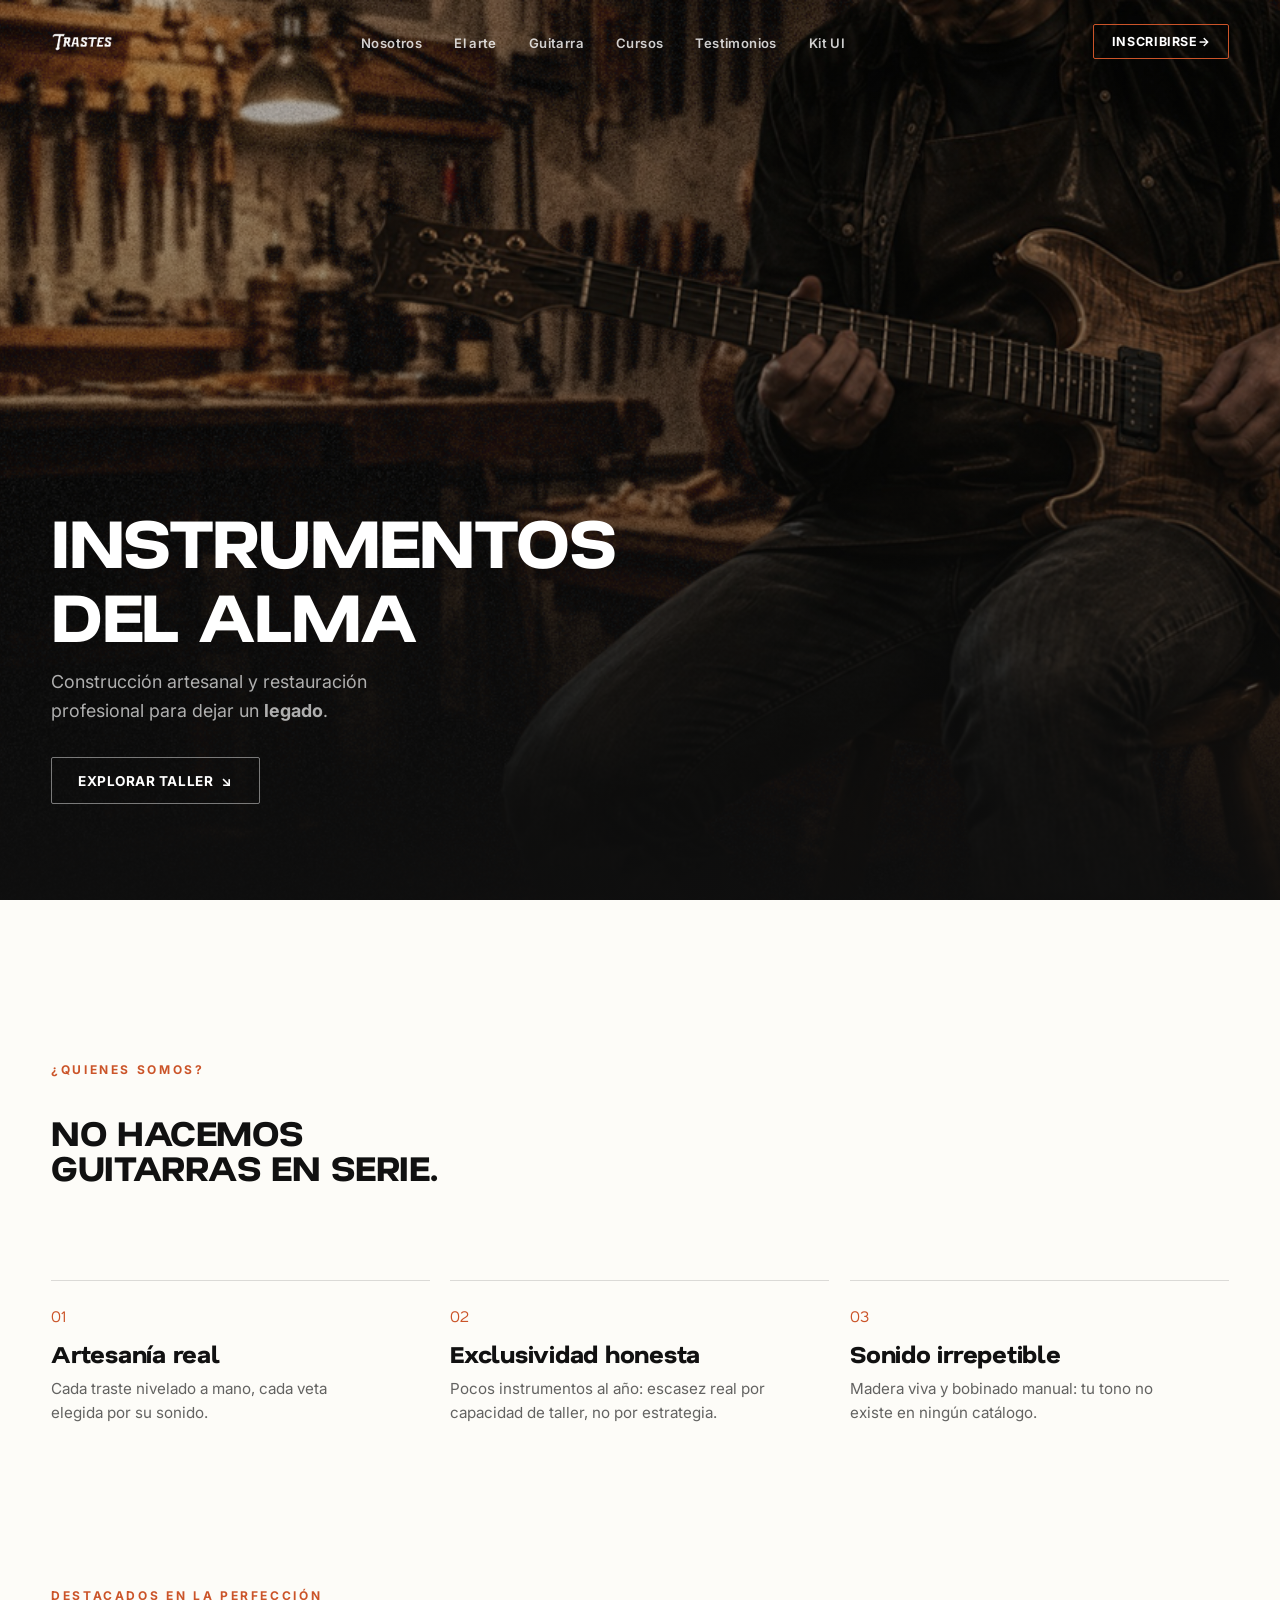
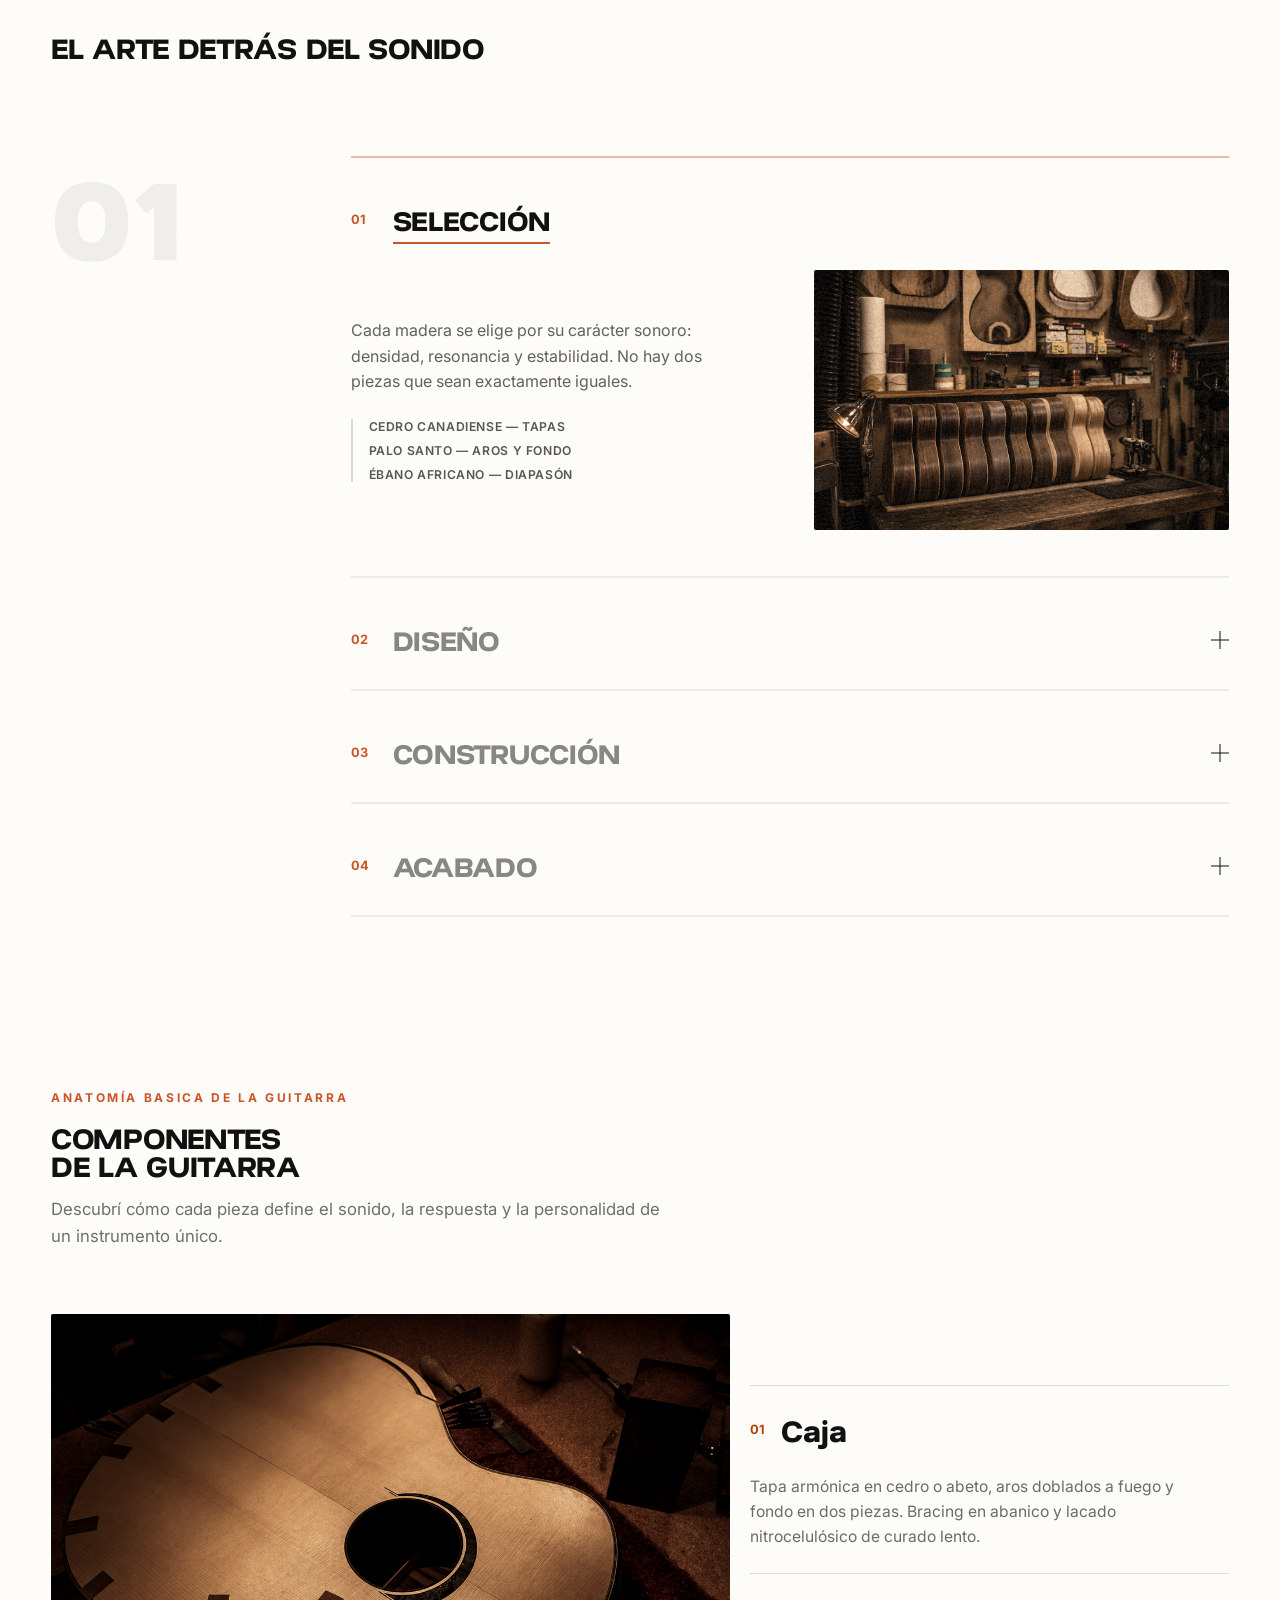
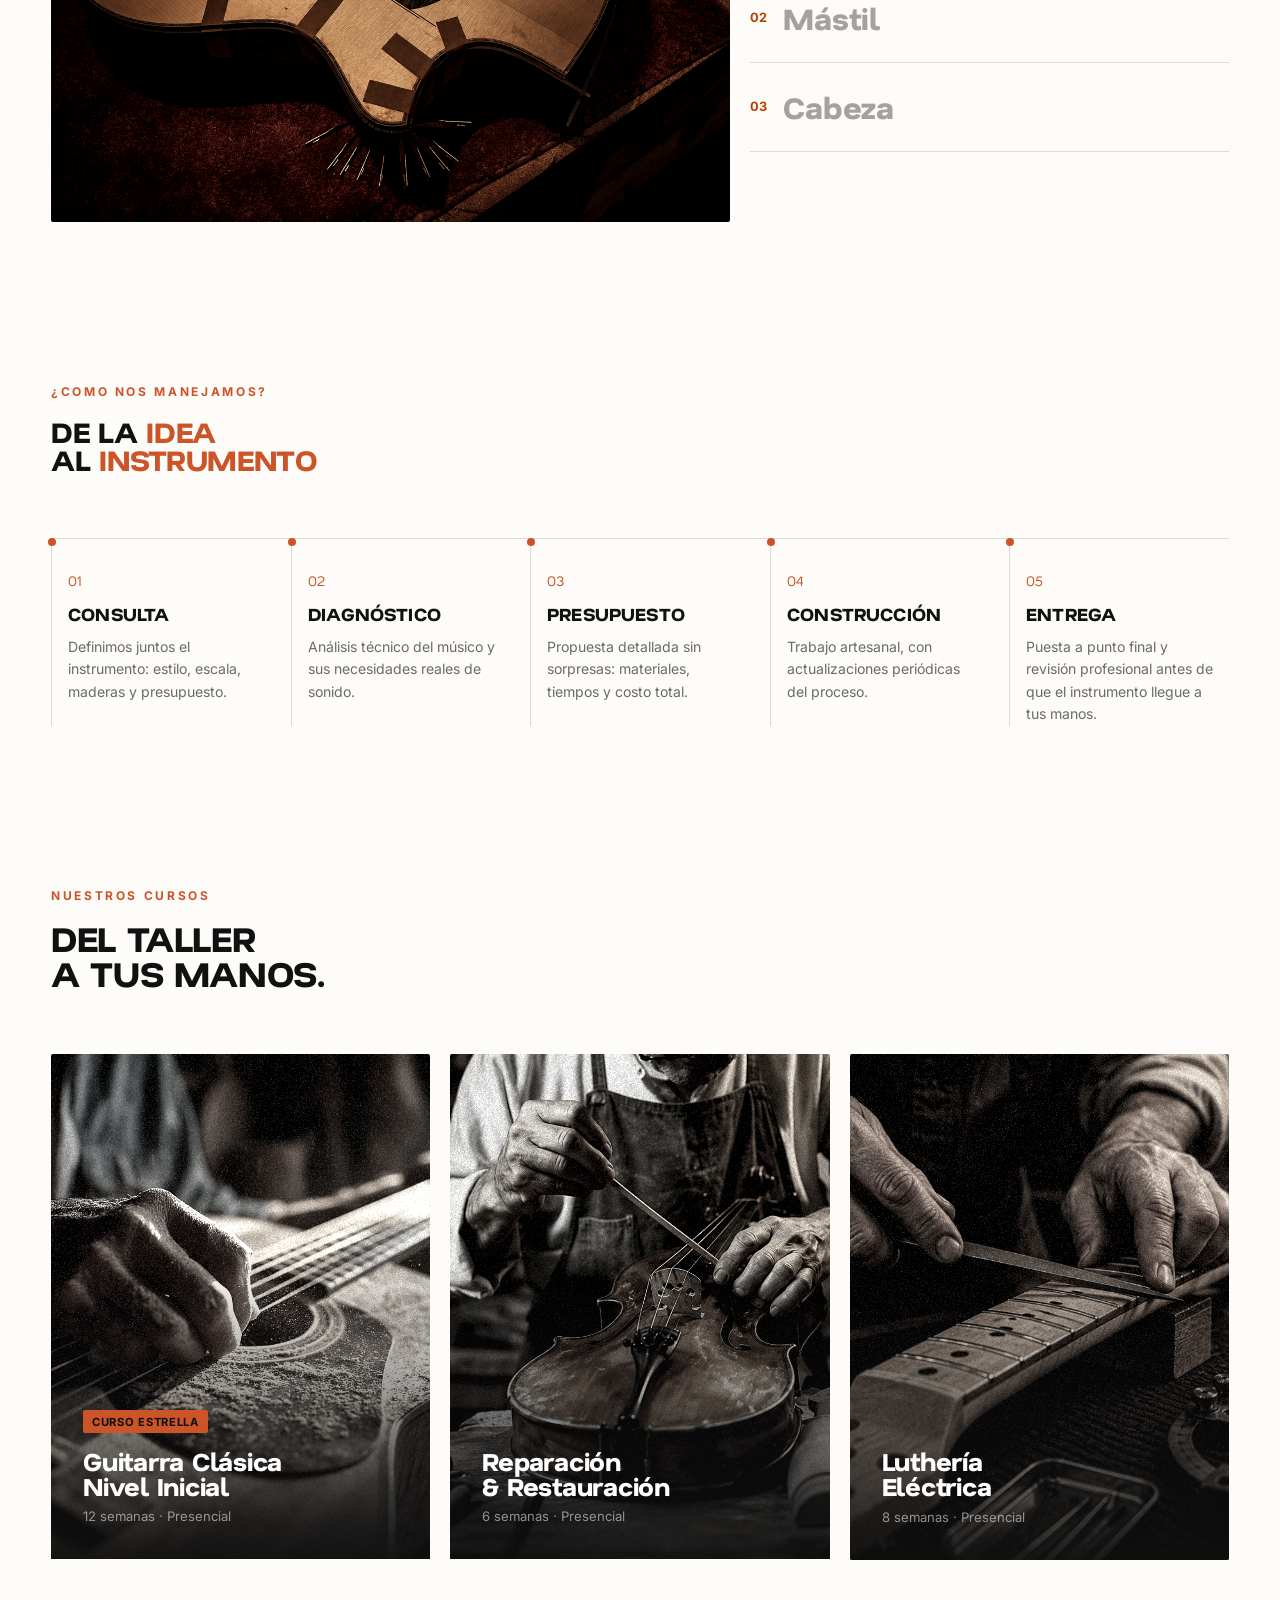
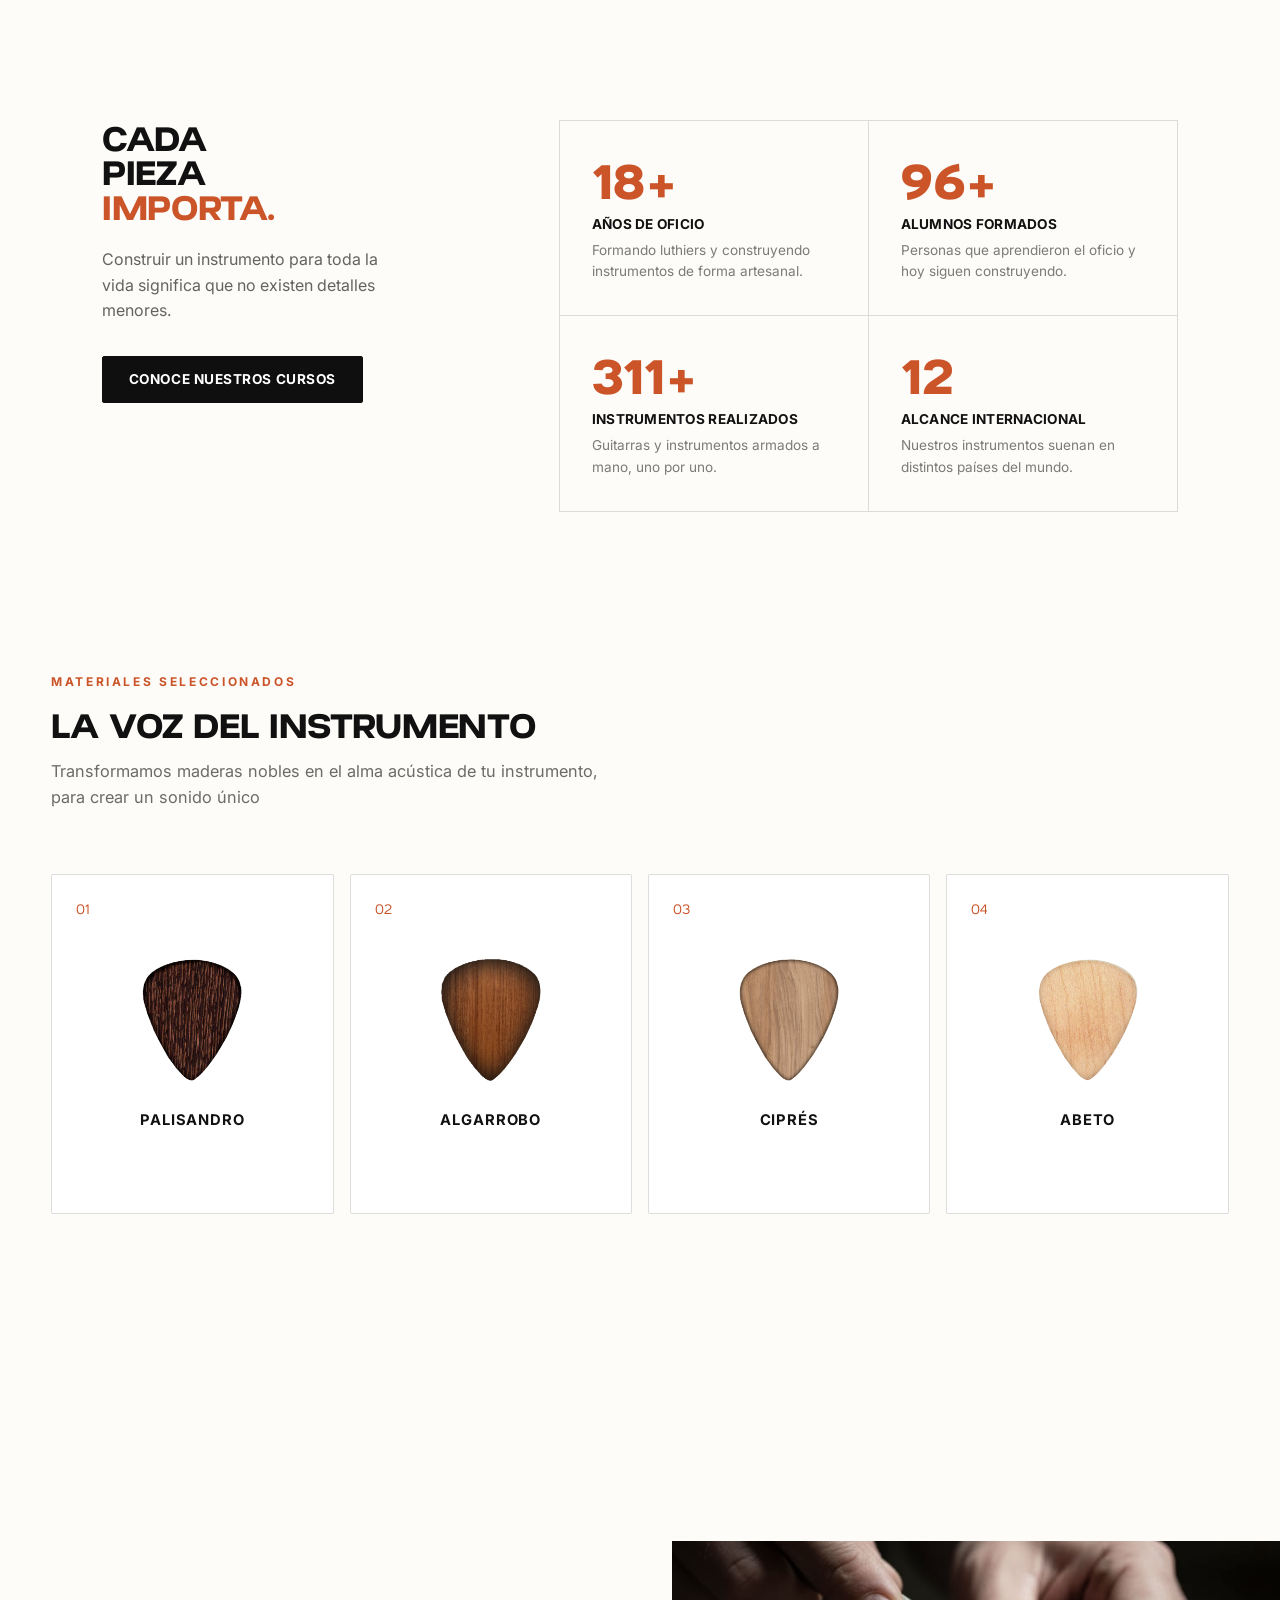
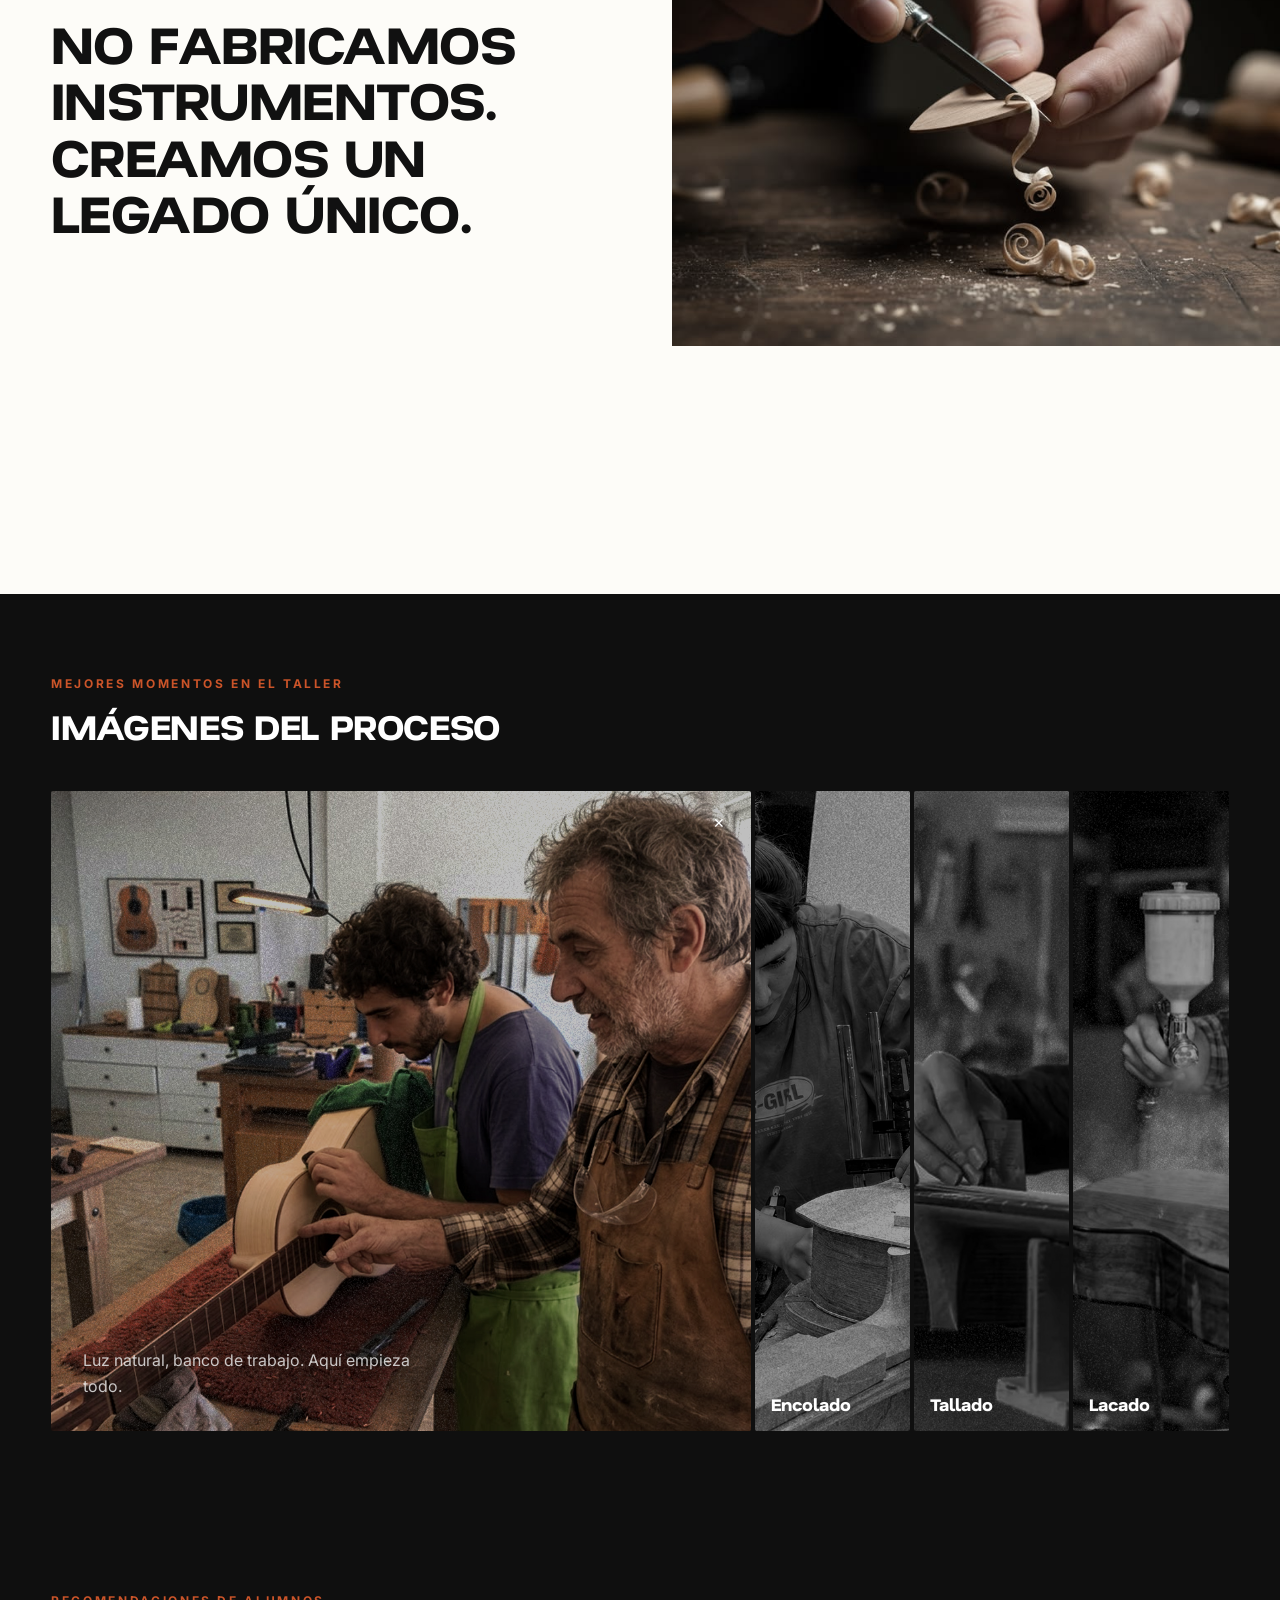
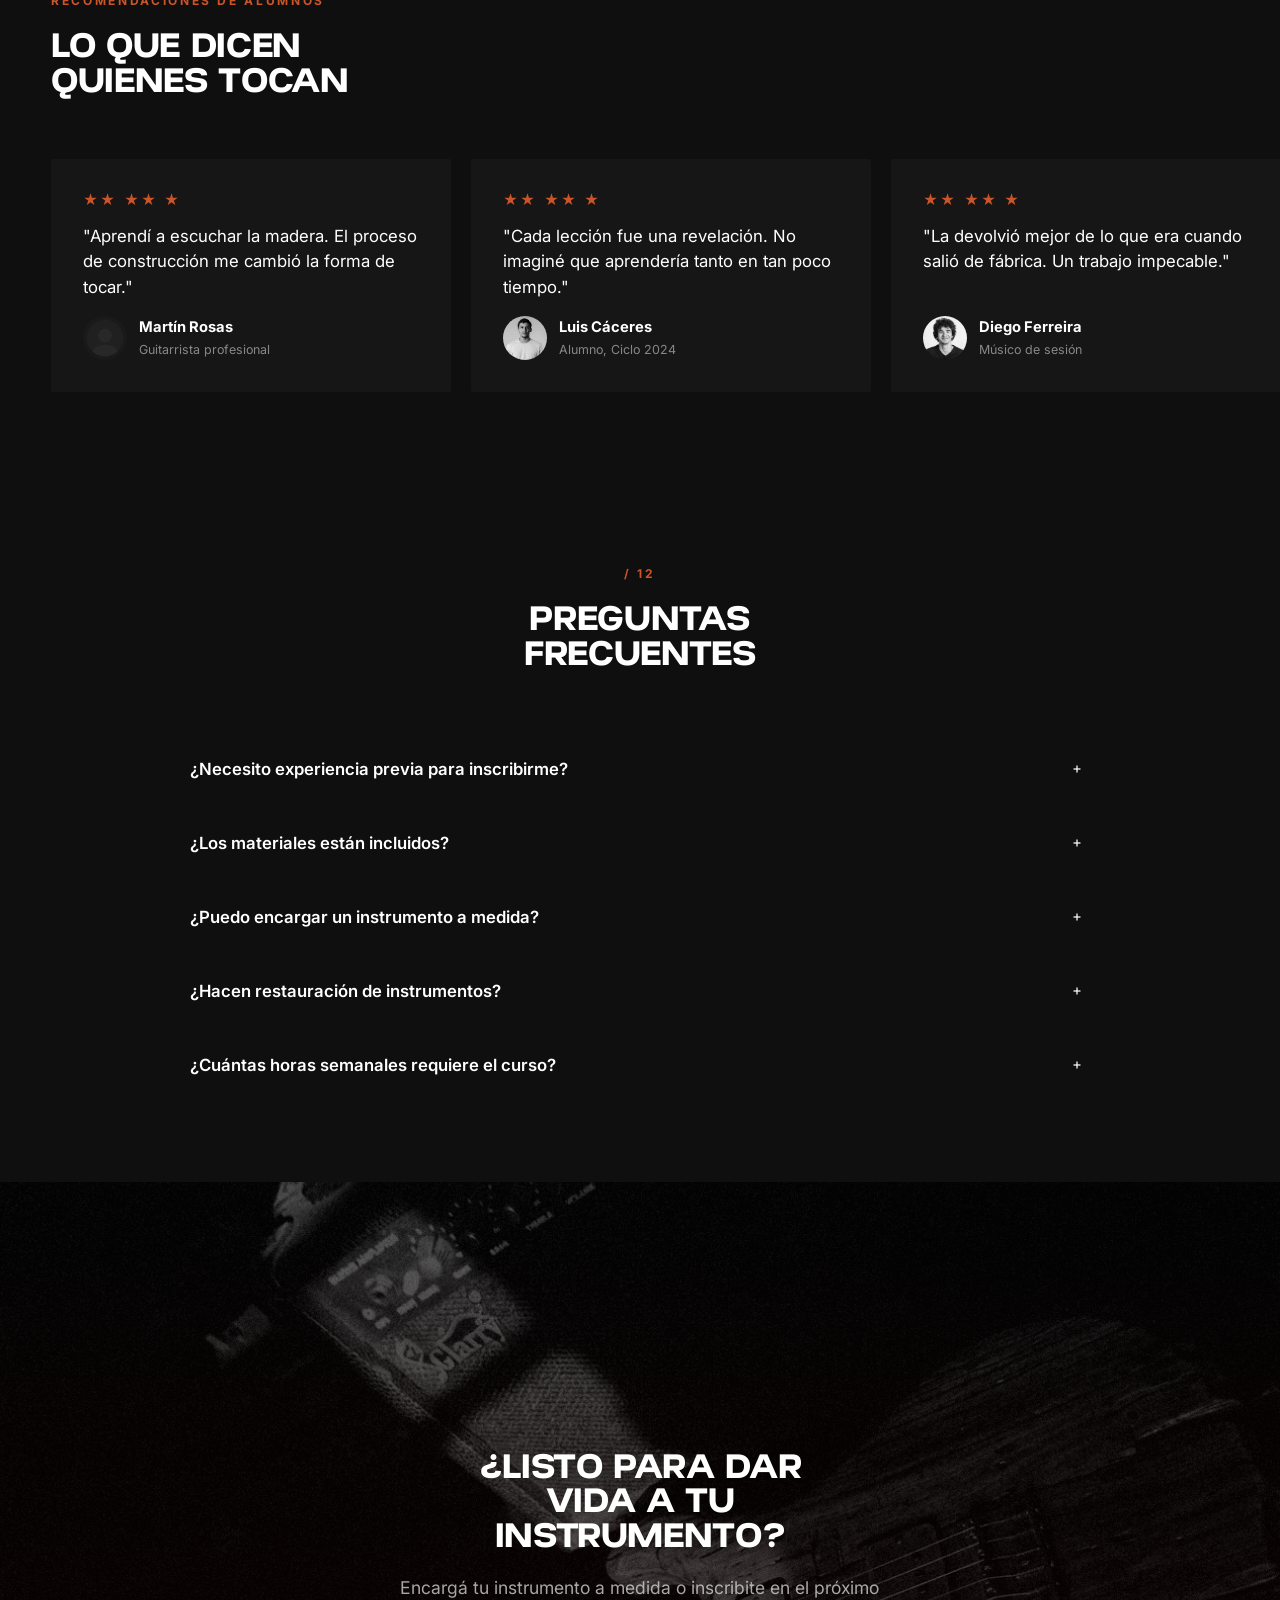
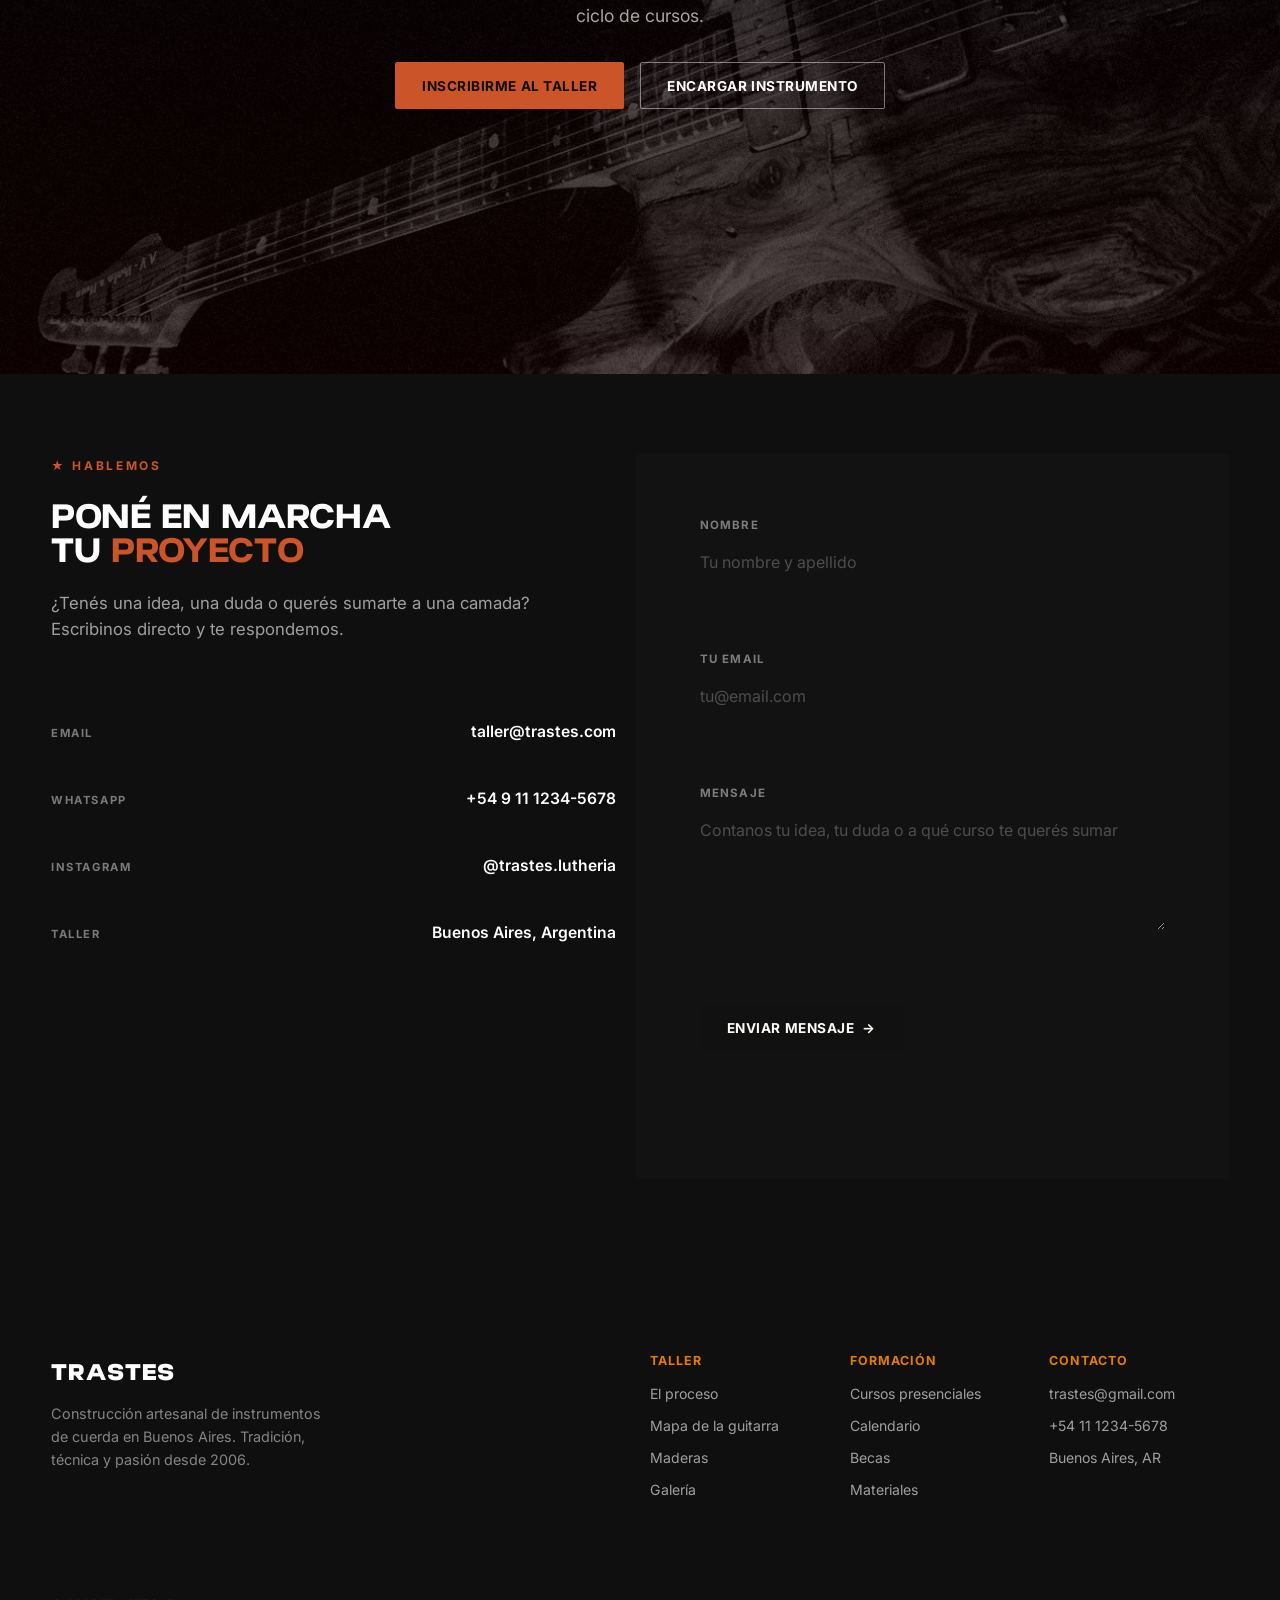
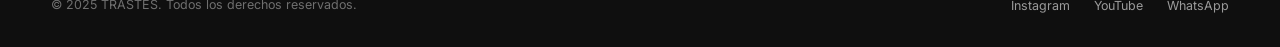
<file: index.html>
<!DOCTYPE html>
<html lang="es">
<head>
  <meta charset="UTF-8" />
  <meta name="viewport" content="width=device-width, initial-scale=1.0" />
  <title>Trastes — Instrumentos Construidos con Alma</title>
  <meta name="description" content="Construcción artesanal, restauración profesional y formación completa para quienes desean aprender el oficio desde cero." />
  <link rel="stylesheet" href="css/styles.css" />
  <link rel="preconnect" href="https://fonts.googleapis.com" />
  <link rel="preconnect" href="https://fonts.gstatic.com" crossorigin />
  <!-- Nata Sans → hero y demás títulos. Inter → texto de cuerpo y UI. -->
  <link href="https://fonts.googleapis.com/css2?family=Nata+Sans:wght@400..900&family=Inter:wght@400;500;600;700;800;900&display=swap" rel="stylesheet" />
</head>
<body>

  <!-- ══ NAV ══════════════════════════════════════════════ -->
  <nav class="nav" id="nav" role="navigation" aria-label="Navegación principal">
    <a href="#" class="nav__logo" aria-label="Trastes — inicio">
      <img src="assets/images/logo.png" alt="Trastes" class="nav__logo-img" />
    </a>

    <!-- Links desktop -->
    <ul class="nav__links" role="list">
      <li><a href="#nosotros">Nosotros</a></li>
      <li><a href="#arte">El arte</a></li>
      <li><a href="#mapa">Guitarra</a></li>
      <li><a href="#cursos">Cursos</a></li>
      <li><a href="#testimonios">Testimonios</a></li>
      <li><a href="ui-kit.html">Kit UI</a></li>
      
    </ul>

    <div class="nav__right">
      <a href="#contacto" class="nav__cta">Inscribirse <span aria-hidden="true">→</span></a>
      <!-- Hamburguesa mobile -->
      <button class="nav__burger" id="navBurger" aria-label="Abrir menú" aria-expanded="false" aria-controls="mobileMenu">
        <span></span><span></span><span></span>
      </button>
    </div>
  </nav>

  <!-- Menú mobile overlay -->
  <div class="mobile-menu" id="mobileMenu" aria-hidden="true" role="dialog" aria-label="Menú de navegación">
    <button class="mobile-menu__close" id="mobileClose" aria-label="Cerrar menú">
      <svg width="24" height="24" viewBox="0 0 24 24" fill="none" stroke="currentColor" stroke-width="2">
        <line x1="18" y1="6" x2="6" y2="18"/><line x1="6" y1="6" x2="18" y2="18"/>
      </svg>
    </button>
    <ul class="mobile-menu__links" role="list">
      <li><a href="#nosotros" class="mobile-menu__link">Nosotros</a></li>
      <li><a href="#arte" class="mobile-menu__link">El arte</a></li>
      <li><a href="#mapa" class="mobile-menu__link">Guitarra</a></li>
      <li><a href="#cursos" class="mobile-menu__link">Cursos</a></li>
      <li><a href="#testimonios" class="mobile-menu__link">Testimonios</a></li>
      <li><a href="ui-kit.html" class="mobile-menu__link">Kit UI</a></li>
      
      <li><a href="#contacto" class="mobile-menu__link mobile-menu__cta">Inscribirse →</a></li>
    </ul>
  </div>

  <!-- ══ HERO ═════════════════════════════════════════════ -->
 <section class="hero" id="hero">
  <div class="hero__media">
    <img src="assets/images/hero.jpg" alt="Luthier tocando una guitarra eléctrica construida en el taller" class="hero__img" loading="eager" />
    <div class="hero__overlay"></div>
  </div>

  <div class="hero__content">
    <div class="hero__block">
      <h1 class="hero__title">
       INSTRUMENTOS<br> DEL <span class="hero__title-accent">ALMA</span>
      </h1>
      <p class="hero__sub">
        Construcción artesanal y restauración<br>
        profesional para dejar un <strong>legado</strong>.
      </p>
      <a href="#cursos" class="btn btn-outline-light hero__cta">Explorar taller <span aria-hidden="true">↘</span></a>
    </div>
  </div>
</section>

  <!-- ══ 01 · QUIÉNES SOMOS ═══════════════════════════════ -->
  <section class="nosotros" id="nosotros" aria-label="Quiénes somos">
    <div class="nosotros__header reveal">
      <p class="label-num">¿QUIENES SOMOS?</p>
      <h2>NO HACEMOS<br>GUITARRAS EN SERIE.</h2>

    </div>

    <div class="nosotros__pilares" role="list">
      <div class="pilar reveal reveal-delay-1" role="listitem">
        <span class="pilar__num">01</span>
        <h3>Artesanía real</h3>
        <p>Cada traste nivelado a mano, cada veta elegida por su sonido.</p>
      </div>
      <div class="pilar reveal reveal-delay-2" role="listitem">
        <span class="pilar__num">02</span>
        <h3>Exclusividad honesta</h3>
        <p>Pocos instrumentos al año: escasez real por capacidad de taller, no por estrategia.</p>
      </div>
      <div class="pilar reveal reveal-delay-3" role="listitem">
        <span class="pilar__num">03</span>
        <h3>Sonido irrepetible</h3>
        <p>Madera viva y bobinado manual: tu tono no existe en ningún catálogo.</p>
      </div>
    </div>
  </section>

 


  <!-- ══ 02 · EL ARTE DETRÁS DEL SONIDO — panel interactivo ═══════════════
       Estructura: número gigante a la izquierda + lista de 4 etapas a la
       derecha. Desktop: hover abre cada etapa. Mobile/touch: tap. Toda la
       lógica vive en js/main.js → initArteAccordion() (GSAP si está
       disponible). Enter/Espacio también funcionan (accesibilidad). ══════ -->
  <section class="arte" id="arte" aria-label="El arte detrás del sonido">

    <div class="arte__header reveal">
      <p class="label-num">DESTACADOS EN LA PERFECCIÓN</p>
      <h2 class="section-title">EL ARTE DETRÁS DEL SONIDO</h2>
    </div>

    <div class="arte__scroll" id="arteScroll">

      <!-- Columna izquierda: número gigante, se queda fijo en pantalla
           (position: sticky) mientras se recorre la lista de la derecha. -->
      <div class="arte__sticky" aria-hidden="true">
        <span class="arte__num" id="arteNum">01</span>
      </div>

      <!-- Columna derecha: las 4 etapas -->
      <div class="arte__list" role="list" id="arteList">

        <!-- ITEM 01 -->
        <article class="arte__item arte__item--active" role="listitem" data-index="0">
          <div class="arte__item-line" aria-hidden="true">
            <svg viewBox="0 0 100 24" preserveAspectRatio="none"><path d="M0,12 L100,12"/></svg>
          </div>
          <button class="arte__item-header" type="button" aria-expanded="true" aria-controls="arte-body-1">
            <span class="arte__item-header-left">
              <span class="arte__item-num">01</span>
              <span class="arte__item-title-wrap"><span class="arte__item-title">SELECCIÓN</span><span class="arte__item-title-underline" aria-hidden="true"></span></span>
            </span>
            <span class="arte__item-icon" aria-hidden="true"><i></i><i></i></span>
          </button>
          <div class="arte__item-body" id="arte-body-1">
            <div class="arte__item-inner">
              <div class="arte__item-text">
                <p class="swiss-paragraph">Cada madera se elige por su carácter sonoro: densidad, resonancia y estabilidad. No hay dos piezas que sean exactamente iguales.</p>
                <ul class="arte__item-tags">
                  <li>Cedro canadiense — tapas</li>
                  <li>Palo santo — aros y fondo</li>
                  <li>Ébano africano — diapasón</li>
                </ul>
              </div>
              <div class="arte__item-image img-bw">
                <img src="assets/images/proceso_01.jpg" alt="Selección de maderas" loading="lazy">
              </div>
            </div>
          </div>
        </article>

        <!-- ITEM 02 -->
        <article class="arte__item" role="listitem" data-index="1">
          <div class="arte__item-line" aria-hidden="true">
            <svg viewBox="0 0 100 24" preserveAspectRatio="none"><path d="M0,12 L100,12"/></svg>
          </div>
          <button class="arte__item-header" type="button" aria-expanded="false" aria-controls="arte-body-2">
            <span class="arte__item-header-left">
              <span class="arte__item-num">02</span>
              <span class="arte__item-title-wrap"><span class="arte__item-title">DISEÑO</span><span class="arte__item-title-underline" aria-hidden="true"></span></span>
            </span>
            <span class="arte__item-icon" aria-hidden="true"><i></i><i></i></span>
          </button>
          <div class="arte__item-body" id="arte-body-2">
            <div class="arte__item-inner">
              <div class="arte__item-text">
                <p class="swiss-paragraph">El instrumento se dibuja desde el músico hacia afuera. Escala, ergonomía y estética se resuelven de forma conjunta antes del primer corte.</p>
                <ul class="arte__item-tags">
                  <li>Plantillas a medida por perfil</li>
                  <li>Cálculo de escala y tensión</li>
                  <li>Bocetos y maquetas previos</li>
                </ul>
              </div>
              <div class="arte__item-image img-bw">
                <img src="assets/images/proceso_02.jpg" alt="Diseño del instrumento" loading="lazy">
              </div>
            </div>
          </div>
        </article>

        <!-- ITEM 03 -->
        <article class="arte__item" role="listitem" data-index="2">
          <div class="arte__item-line" aria-hidden="true">
            <svg viewBox="0 0 100 24" preserveAspectRatio="none"><path d="M0,12 L100,12"/></svg>
          </div>
          <button class="arte__item-header" type="button" aria-expanded="false" aria-controls="arte-body-3">
            <span class="arte__item-header-left">
              <span class="arte__item-num">03</span>
              <span class="arte__item-title-wrap"><span class="arte__item-title">CONSTRUCCIÓN</span><span class="arte__item-title-underline" aria-hidden="true"></span></span>
            </span>
            <span class="arte__item-icon" aria-hidden="true"><i></i><i></i></span>
          </button>
          <div class="arte__item-body" id="arte-body-3">
            <div class="arte__item-inner">
              <div class="arte__item-text">
                <p class="swiss-paragraph">Cientos de horas de ensamble preciso. Cada unión, cada curva y cada traste define cómo va a responder el instrumento a futuro.</p>
                <ul class="arte__item-tags">
                  <li>Encolado y prensado en frío</li>
                  <li>Mástil tallado a mano</li>
                  <li>Trastes instalados a medida</li>
                </ul>
              </div>
              <div class="arte__item-image img-bw">
                <img src="assets/images/proceso_03.jpg" alt="Construcción" loading="lazy">
              </div>
            </div>
          </div>
        </article>

        <!-- ITEM 04 -->
        <article class="arte__item" role="listitem" data-index="3">
          <div class="arte__item-line" aria-hidden="true">
            <svg viewBox="0 0 100 24" preserveAspectRatio="none"><path d="M0,12 L100,12"/></svg>
          </div>
          <button class="arte__item-header" type="button" aria-expanded="false" aria-controls="arte-body-4">
            <span class="arte__item-header-left">
              <span class="arte__item-num">04</span>
              <span class="arte__item-title-wrap"><span class="arte__item-title">ACABADO</span><span class="arte__item-title-underline" aria-hidden="true"></span></span>
            </span>
            <span class="arte__item-icon" aria-hidden="true"><i></i><i></i></span>
          </button>
          <div class="arte__item-body" id="arte-body-4">
            <div class="arte__item-inner">
              <div class="arte__item-text">
                <p class="swiss-paragraph">La laca no solo protege: deja respirar la madera viva y potencia la resonancia natural. El pulido final es también un acto de escucha.</p>
                <ul class="arte__item-tags">
                  <li>Laca nitrocelulósica natural</li>
                  <li>Pulido a mano en etapas</li>
                  <li>Puesta a punto y ajuste final</li>
                </ul>
              </div>
              <div class="arte__item-image img-bw">
                <img src="assets/images/proceso_04.jpg" alt="Acabado final" loading="lazy">
              </div>
            </div>
          </div>
        </article>

        <!-- último divisor de cierre -->
        <div class="arte__item-line arte__item-line--end" aria-hidden="true">
          <svg viewBox="0 0 100 24" preserveAspectRatio="none"><path d="M0,12 L100,12"/></svg>
        </div>

      </div>
    </div>
  </section>

  <!-- ══ 04 · COMPONENTES DE LA GUITARRA ═══════════════ -->
  <section class="componentes" id="mapa" aria-label="Componentes de la guitarra">
    <div class="componentes__header reveal">
      <p class="label-num">ANATOMÍA BASICA DE LA GUITARRA</p>
      <h2>COMPONENTES<br>DE LA GUITARRA</h2>
      <p class="componentes__intro">Descubrí cómo cada pieza define el sonido, la respuesta y la personalidad de un instrumento único.</p>
    </div>

    <div class="componentes__grid">
      <!-- Imagen: ocupa toda la columna, sin recuadros vacíos.
           Reemplazá el src por un recorte propio de cada parte si querés
           que la imagen cambie al elegir Caja / Mástil / Cabeza. -->
      <div class="componentes__media">
        <img id="componentesImage" src="assets/images/cuerpo.jpg" alt="Detalle de la parte seleccionada de la guitarra" class="img-bw" loading="lazy" />
      </div>

      <div class="componentes__list" role="list">
        <div class="parte parte--active" role="listitem">
          <button class="parte__btn" type="button" data-image="assets/images/cuerpo.jpg" aria-expanded="true" aria-controls="parte-body-caja">
            <span class="parte__num">01</span> Caja
          </button>
          <div class="parte__body" id="parte-body-caja">
            <p>Tapa armónica en cedro o abeto, aros doblados a fuego y fondo en dos piezas. Bracing en abanico y lacado nitrocelulósico de curado lento.</p>
          </div>
        </div>
        <div class="parte" role="listitem">
          <button class="parte__btn" type="button" data-image="assets/images/mastil.jpg" aria-expanded="false" aria-controls="parte-body-mastil">
            <span class="parte__num">02</span> Mástil
          </button>
          <div class="parte__body" id="parte-body-mastil">
            <p>Caoba hondureña tallada a mano con alma de refuerzo interna. Diapasón en ébano o palisandro, trastes nivelados y pulidos uno por uno.</p>
          </div>
        </div>
        <div class="parte" role="listitem">
          <button class="parte__btn" type="button" data-image="assets/images/cabeza.jpg" aria-expanded="false" aria-controls="parte-body-cabeza">
            <span class="parte__num">03</span> Cabeza
          </button>
          <div class="parte__body" id="parte-body-cabeza">
            <p>Paleta plana con mecanismos por lado y cejuela de hueso tallada a medida. Ángulo de quiebre calculado para una afinación estable.</p>
          </div>
        </div>
      </div>
    </div>
  </section>

  <!-- ══ 05 · DE LA IDEA AL INSTRUMENTO ══════════════════ -->
  <section class="proceso" id="proceso" aria-label="Proceso de construcción">
    <div class="container">
      <div class="section-header reveal">
        <p class="label-num">¿COMO NOS MANEJAMOS?</p>
        <h2>DE LA <span class="hl hl--group">IDEA</span><br>AL <span class="hl hl--group">INSTRUMENTO</span></h2>
      </div>
      <div class="proceso__steps">
        <div class="proceso__step reveal reveal-delay-1">
          <span class="proceso__step-dot" aria-hidden="true"></span>
          <span class="proceso__step-num">01</span>
          <h3 class="proceso__step-title">CONSULTA</h3>
          <p class="proceso__step-desc">Definimos juntos el instrumento: estilo, escala, maderas y presupuesto.</p>
        </div>
        <div class="proceso__step reveal reveal-delay-2">
          <span class="proceso__step-dot" aria-hidden="true"></span>
          <span class="proceso__step-num">02</span>
          <h3 class="proceso__step-title">DIAGNÓSTICO</h3>
          <p class="proceso__step-desc">Análisis técnico del músico y sus necesidades reales de sonido.</p>
        </div>
        <div class="proceso__step reveal reveal-delay-3">
          <span class="proceso__step-dot" aria-hidden="true"></span>
          <span class="proceso__step-num">03</span>
          <h3 class="proceso__step-title">PRESUPUESTO</h3>
          <p class="proceso__step-desc">Propuesta detallada sin sorpresas: materiales, tiempos y costo total.</p>
        </div>
        <div class="proceso__step reveal reveal-delay-4">
          <span class="proceso__step-dot" aria-hidden="true"></span>
          <span class="proceso__step-num">04</span>
          <h3 class="proceso__step-title">CONSTRUCCIÓN</h3>
          <p class="proceso__step-desc">Trabajo artesanal, con actualizaciones periódicas del proceso.</p>
        </div>
        <div class="proceso__step reveal" style="transition-delay:.4s">
          <span class="proceso__step-dot" aria-hidden="true"></span>
          <span class="proceso__step-num">05</span>
          <h3 class="proceso__step-title">ENTREGA</h3>
          <p class="proceso__step-desc">Puesta a punto final y revisión profesional antes de que el instrumento llegue a tus manos.</p>
        </div>
      </div>
    </div>
  </section>

  <!-- ══ 06 · CURSOS — Del taller a tus manos ════════════ -->
  <section class="cursos" id="cursos" aria-label="Cursos de luthería">
    <div class="cursos__intro reveal">
      <div>
        <p class="label-num">NUESTROS CURSOS</p>
        <h2>DEL TALLER<br>A TUS MANOS.</h2>
      </div>
      <div class="cursos__intro-sub">
      </div>
    </div>

    <div class="cursos__rail" role="list" aria-label="Listado de cursos">

      <article class="curso-card curso-card--featured" role="listitem">
        <a href="curso-guitarra-clasica-inicial.html" class="curso-card__link" aria-label="Ver detalles: Guitarra Clásica Nivel Inicial">
          <div class="curso-card__image">
            <img src="assets/images/curso_01.jpg" alt="Construcción de guitarra clásica nivel inicial" loading="lazy" />
            <!-- Overlay inicial: sólo imagen + título -->
            <div class="curso-card__overlay">
              <span class="curso-card__badge">Curso estrella</span>
              <h3 class="curso-card__title">Guitarra Clásica<br>Nivel Inicial</h3>
              <p class="curso-card__sub">12 semanas · Presencial</p>
            </div>
            <!-- Info en hover -->
            <div class="curso-card__info">
              
              <h3 class="curso-card__title">Guitarra Clásica Nivel Inicial</h3>
              <p>Construís tu propia guitarra clásica de principio a fin, aprendiendo cada etapa.</p>
              <div class="curso-card__meta">
                <span>12 semanas</span>
                <span>Presencial</span>
                <span>Cupos limitados</span>
              </div>
              <div class="curso-card__price">
              <span class="curso-card__price-label">Inversión</span>
              <span class="curso-card__price-value">$245.000</span>
              </div>
              <span class="btn btn-accent">Ver detalles →</span>
            </div>
          </div>
        </a>
      </article>

      <article class="curso-card" role="listitem">
        <a href="curso-reparacion-restauracion.html" class="curso-card__link" aria-label="Ver detalles: Reparación & Restauración">
          <div class="curso-card__image">
            <img src="assets/images/curso_02.jpg" alt="Reparación y restauración de guitarras" loading="lazy" />
            <div class="curso-card__overlay">
              <h3 class="curso-card__title">Reparación<br>& Restauración</h3>
              <p class="curso-card__sub">6 semanas · Presencial</p>
            </div>
            <div class="curso-card__info">
              <h3 class="curso-card__title">Reparación & Restauración</h3>
              <p>Técnicas profesionales para diagnosticar y reparar instrumentos acústicos y eléctricos.</p>
              <div class="curso-card__meta">
                <span>6 semanas</span>
                <span>Presencial</span>
              </div>
              <div class="curso-card__price">
              <span class="curso-card__price-label">Inversión</span>
              <span class="curso-card__price-value">$275.000</span>
              </div>
              <span class="btn btn-accent">Ver detalles →</span>
            </div>
          </div>
        </a>
      </article>

      <article class="curso-card" role="listitem">
        <a href="curso-lutheria-electrica.html" class="curso-card__link" aria-label="Ver detalles: Luthería Eléctrica">
          <div class="curso-card__image">
            <img src="assets/images/curso_03.jpg" alt="Luthería eléctrica" loading="lazy" />
            <div class="curso-card__overlay">
              <h3 class="curso-card__title">Luthería<br>Eléctrica</h3>
              <p class="curso-card__sub">8 semanas · Presencial</p>
            </div>
            <div class="curso-card__price"> 
            
            </div>
            <div class="curso-card__info">
              <h3 class="curso-card__title">Luthería Eléctrica</h3>
              <p>Construís tu propia guitarra eléctrica sólida o semi-hollow, incluyendo electrónica.</p>
              <div class="curso-card__meta">
                <span>8 semanas</span>
                <span>Presencial</span>
              </div>
              <div class="curso-card__price">
             <span class="curso-card__price-label">Inversión</span>
             <span class="curso-card__price-value">$310.912</span>
             </div>
              <span class="btn btn-accent">Ver detalles →</span>
            </div>
          </div>
        </a>
      </article>

    </div>
  </section>

  <!-- ══ 07 · STATS — Cada pieza importa ═════════════════ -->
  <section class="stats" aria-label="Estadísticas del taller">
    <div class="container">
      <div class="stats__inner">
        <div class="stats__left">
          <h2 class="stats__heading reveal">
            CADA<br>PIEZA<br><em>IMPORTA.</em>
          </h2>
          <p class="stats__copy reveal reveal-delay-1">
            Construir un instrumento para toda la vida significa que no existen detalles menores.
          </p>
          <a href="#cursos" class="btn btn-dark stats__cta reveal reveal-delay-2">Conoce nuestros cursos</a>
        </div>

        <div class="stats__grid">
          <article class="stat-item">
            <span class="stat-item__value" data-target="18" data-suffix="+">18+</span>
            <span class="stat-item__badge">Años de oficio</span>
            <p class="stat-item__desc">Formando luthiers y construyendo instrumentos de forma artesanal.</p>
          </article>
          <article class="stat-item">
            <span class="stat-item__value" data-target="96" data-suffix="+">96+</span>
            <span class="stat-item__badge">Alumnos formados</span>
            <p class="stat-item__desc">Personas que aprendieron el oficio y hoy siguen construyendo.</p>
          </article>
          <article class="stat-item">
            <span class="stat-item__value" data-target="311" data-suffix="+">311+</span>
            <span class="stat-item__badge">Instrumentos realizados</span>
            <p class="stat-item__desc">Guitarras y instrumentos armados a mano, uno por uno.</p>
          </article>
          <article class="stat-item">
            <span class="stat-item__value" data-target="12" data-suffix="">12</span>
            <span class="stat-item__badge">Alcance internacional</span>
            <p class="stat-item__desc">Nuestros instrumentos suenan en distintos países del mundo.</p>
          </article>
        </div>
      </div>
    </div>
  </section>

  <!-- ══ 08 · MADERAS — La madera que da voz ════════════ -->
  <section class="maderas" id="maderas" aria-label="Especies de madera">
    <div class="maderas__top">
      <div class="maderas__header reveal">
        <p class="label-num"> MATERIALES SELECCIONADOS </p>
        <h2>LA VOZ DEL INSTRUMENTO</h2>
        <p class="maderas__intro-text">Transformamos maderas nobles en el alma acústica de tu instrumento, para crear un sonido único</p>
      </div>
    </div>

    <!-- Grid 4 columnas desktop · carrusel mobile -->
    <div class="picks__grid" role="list">

      <div class="pick-card" tabindex="0" role="listitem" aria-label="Palisandro">
        <div class="pick-card__inner">
          <div class="pick-card__face pick-card__face--front">
            <span class="pick-card__index">01</span>
            <div class="pick-card__icon pick--palisandro">
              <img src="assets/images/maderas/palisandro.png" alt="Púa de palisandro" loading="lazy" />
            </div>
            <p class="pick-card__name">PALISANDRO</p>
          </div>
          <div class="pick-card__face pick-card__face--back">
            <img class="pick-card__back-img" src="assets/images/maderas/palisandro1.png" alt="" role="presentation" loading="lazy" />
            <p class="pick-card__panel-title">PROPIEDADES</p>
            <ul>
                <li>Veta oscura de alto valor decorativo</li>
                <li>Uso típico: aros, fondo y diapasón</li>
              </ul>
          </div>
        </div>
      </div>

      <div class="pick-card" tabindex="0" role="listitem" aria-label="Algarrobo">
        <div class="pick-card__inner">
          <div class="pick-card__face pick-card__face--front">
            <span class="pick-card__index">02</span>
            <div class="pick-card__icon pick--algarrobo">
              <img src="assets/images/maderas/algarrobo.png" alt="Púa de algarrobo" loading="lazy" />
            </div>
            <p class="pick-card__name">ALGARROBO</p>
          </div>
          <div class="pick-card__face pick-card__face--back">
            <img class="pick-card__back-img" src="assets/images/maderas/algarrobo1.png" alt="" role="presentation" loading="lazy" />
            <p class="pick-card__panel-title">PROPIEDADES</p>
            <ul>
              <li>Excelente resistencia estructural</li>
              <li>Uso típico: aros, fondo y mástil</li>
            </ul>
          </div>
        </div>
      </div>

      <div class="pick-card" tabindex="0" role="listitem" aria-label="Ciprés">
        <div class="pick-card__inner">
          <div class="pick-card__face pick-card__face--front">
            <span class="pick-card__index">03</span>
            <div class="pick-card__icon pick--cipres">
              <img src="assets/images/maderas/cipres.png" alt="Púa de ciprés" loading="lazy" />
            </div>
            <p class="pick-card__name">CIPRÉS</p>
          </div>
          <div class="pick-card__face pick-card__face--back">
            <img class="pick-card__back-img" src="assets/images/maderas/cipres1.png" alt="" role="presentation" loading="lazy" />
            <p class="pick-card__panel-title">PROPIEDADES</p>
            <ul>
              <li>Tradicional en guitarra flamenca</li>
              <li>Peso liviano, brillo en agudos</li>
            </ul>
          </div>
        </div>
      </div>

      <div class="pick-card" tabindex="0" role="listitem" aria-label="Abeto">
        <div class="pick-card__inner">
          <div class="pick-card__face pick-card__face--front">
            <span class="pick-card__index">04</span>
            <div class="pick-card__icon pick--abeto">
              <img src="assets/images/maderas/abeto.png" alt="Púa de abeto" loading="lazy" />
            </div>
            <p class="pick-card__name">ABETO</p>
          </div>
          <div class="pick-card__face pick-card__face--back">
            <img class="pick-card__back-img" src="assets/images/maderas/abeto1.png" alt="" role="presentation" loading="lazy" />
            <p class="pick-card__panel-title">PROPIEDADES</p>
            <ul>
              <li>Brillante, articulada, gran dinámica</li>
              <li>Mejora su tono con los años</li>
            </ul>
          </div>
        </div>
      </div>

    </div>
  </section>

  <!-- ══ 09 · VIDEO — No fabricamos instrumentos ════════
       Layout tipo "Basic/Dept": mitad izquierda sólo texto grande,
       mitad derecha video a sangre (full-bleed, sin recuadro).
       El fondo pasa de claro a oscuro cuando la sección ocupa
       toda la pantalla (ver .video-section.is-inview en CSS/JS). ══ -->
  <section class="video-section" id="video" aria-label="Video del taller">
    <div class="video-section__inner">
      <div class="video-section__text">
        <h2 class="reveal">NO FABRICAMOS<br>INSTRUMENTOS.<br>CREAMOS UN<br>LEGADO ÚNICO.</h2>
      </div>
      <div class="video-section__player">
        <div class="video-wrapper" role="button" tabindex="0" aria-label="Reproducir o pausar video del taller">
          <video src="assets/images/video_thumb.mp4" poster="assets/images/video_thumb.jpg" loop muted playsinline preload="none"></video>
        </div>
      </div>
    </div>
  </section>

  <!-- ══ 10 · GALERÍA — Acordeón tipo video_effects ══════ -->
  <section class="galeria" id="galeria" aria-label="Imágenes del proceso">
    <div class="galeria__header reveal">
      <p class="label-num">MEJORES MOMENTOS EN EL TALLER</p>
      <h2>IMÁGENES DEL PROCESO</h2>
    </div>

    

    <div class="galeria__accordion" role="list" id="galeriaAccordion">

      <div class="galeria-col" role="listitem" tabindex="0"
           data-img="assets/images/galeria_01.jpg"
           data-title="El taller"
           data-desc="Luz natural, banco de trabajo. Aquí empieza todo.">
        <div class="galeria-col__bg"></div>
        <div class="galeria-col__title">El taller</div>
        <div class="galeria-col__content">
          <p class="galeria-col__desc">Luz natural, banco de trabajo. Aquí empieza todo.</p>
          <button class="galeria-col__close" aria-label="Cerrar">✕</button>
        </div>
      </div>

      <div class="galeria-col" role="listitem" tabindex="0"
           data-img="assets/images/galeria_02.jpg"
           data-title="Encolado"
           data-desc="Prensas en frío. 24 horas de silencio y presión exacta.">
        <div class="galeria-col__bg"></div>
        <div class="galeria-col__title">Encolado</div>
        <div class="galeria-col__content">
          <p class="galeria-col__desc">Prensas en frío. 24 horas de silencio y presión exacta.</p>
          <button class="galeria-col__close" aria-label="Cerrar">✕</button>
        </div>
      </div>

      <div class="galeria-col" role="listitem" tabindex="0"
           data-img="assets/images/galeria_03.jpg"
           data-title="Tallado"
           data-desc="Gubias y formones. Cada virucha es una decisión sonora.">
        <div class="galeria-col__bg"></div>
        <div class="galeria-col__title">Tallado</div>
        <div class="galeria-col__content">
          <p class="galeria-col__desc">Gubias y formones. Cada virucha es una decisión sonora.</p>
          <button class="galeria-col__close" aria-label="Cerrar">✕</button>
        </div>
      </div>

      <div class="galeria-col" role="listitem" tabindex="0"
           data-img="assets/images/galeria_04.jpg"
           data-title="Lacado"
           data-desc="Nitrocelulosa de curado lento. La última piel del instrumento.">
        <div class="galeria-col__bg"></div>
        <div class="galeria-col__title">Lacado</div>
        <div class="galeria-col__content">
          <p class="galeria-col__desc">Nitrocelulosa de curado lento. La última piel del instrumento.</p>
          <button class="galeria-col__close" aria-label="Cerrar">✕</button>
        </div>
      </div>

    </div>
  </section>

  <!-- ══ 11 · TESTIMONIOS ═════════════════════════════════ -->
  <section class="testimonios" id="testimonios" aria-label="Testimonios de alumnos">
    <div class="testimonios__header reveal">
      <p class="label-num">RECOMENDACIONES DE ALUMNOS</p>
      <h2>LO QUE DICEN<br>QUIENES TOCAN</h2>
    </div>

    <!-- Carrusel continuo adaptado para animación infinita -->
    <div class="testimonios__carousel" role="list" id="testimoniosCarousel" aria-label="Testimonios">
      <div class="testimonios__track">

        <!-- === BLOQUE ORIGINAL DE TARJETAS === -->
        <article class="testimonio-card" role="listitem">
          <div class="testimonio-card__stars" aria-label="5 estrellas">
            <span class="star" aria-hidden="true">★</span><span class="star" aria-hidden="true">★</span>
            <span class="star" aria-hidden="true">★</span><span class="star" aria-hidden="true">★</span>
            <span class="star" aria-hidden="true">★</span>
          </div>
          <blockquote class="testimonio-card__text">
            "Aprendí a escuchar la madera. El proceso de construcción me cambió la forma de tocar."
          </blockquote>
          <div class="testimonio-card__author">
            <div class="testimonio-card__avatar img-bw">
              <img src="assets/images/testimonio_01.jpg" alt="Martín Rosas" loading="lazy" />
            </div>
            <div>
              <p class="testimonio-card__name">Martín Rosas</p>
              <p class="testimonio-card__role">Guitarrista profesional</p>
            </div>
          </div>
        </article>

        <article class="testimonio-card" role="listitem">
          <div class="testimonio-card__stars" aria-label="5 estrellas">
            <span class="star" aria-hidden="true">★</span><span class="star" aria-hidden="true">★</span>
            <span class="star" aria-hidden="true">★</span><span class="star" aria-hidden="true">★</span>
            <span class="star" aria-hidden="true">★</span>
          </div>
          <blockquote class="testimonio-card__text">
            "Cada lección fue una revelación. No imaginé que aprendería tanto en tan poco tiempo."
          </blockquote>
          <div class="testimonio-card__author">
            <div class="testimonio-card__avatar img-bw">
              <img src="assets/images/testimonio_02.jpg" alt="Laura Cáceres" loading="lazy" />
            </div>
            <div>
              <p class="testimonio-card__name">Luis Cáceres</p>
              <p class="testimonio-card__role">Alumno, Ciclo 2024</p>
            </div>
          </div>
        </article>

        <article class="testimonio-card" role="listitem">
          <div class="testimonio-card__stars" aria-label="5 estrellas">
            <span class="star" aria-hidden="true">★</span><span class="star" aria-hidden="true">★</span>
            <span class="star" aria-hidden="true">★</span><span class="star" aria-hidden="true">★</span>
            <span class="star" aria-hidden="true">★</span>
          </div>
          <blockquote class="testimonio-card__text">
            "La devolvió mejor de lo que era cuando salió de fábrica. Un trabajo impecable."
          </blockquote>
          <div class="testimonio-card__author">
            <div class="testimonio-card__avatar img-bw">
              <img src="assets/images/testimonio_03.jpg" alt="Diego Ferreira" loading="lazy" />
            </div>
            <div>
              <p class="testimonio-card__name">Diego Ferreira</p>
              <p class="testimonio-card__role">Músico de sesión</p>
            </div>
          </div>
        </article>

        <article class="testimonio-card" role="listitem">
          <div class="testimonio-card__stars" aria-label="5 estrellas">
            <span class="star" aria-hidden="true">★</span><span class="star" aria-hidden="true">★</span>
            <span class="star" aria-hidden="true">★</span><span class="star" aria-hidden="true">★</span>
            <span class="star" aria-hidden="true">★</span>
          </div>
          <blockquote class="testimonio-card__text">
            "El instrumento que construí en el taller suena mejor que cualquier guitarra que compré."
          </blockquote>
          <div class="testimonio-card__author">
            <div class="testimonio-card__avatar img-bw">
              <img src="assets/images/testimonio_05.jpg" alt="Silvia Torres" loading="lazy" />
            </div>
            <div>
              <p class="testimonio-card__name">Silvia Torres</p>
              <p class="testimonio-card__role">Alumna, Ciclo 2026</p>
            </div>
          </div>
        </article>

        <article class="testimonio-card" role="listitem">
          <div class="testimonio-card__stars" aria-label="5 estrellas">
            <span class="star" aria-hidden="true">★</span><span class="star" aria-hidden="true">★</span>
            <span class="star" aria-hidden="true">★</span><span class="star" aria-hidden="true">★</span>
            <span class="star" aria-hidden="true">★</span>
          </div>
          <blockquote class="testimonio-card__text">
            "Recomiendo el curso a cualquier músico que quiera entender su instrumento de verdad."
          </blockquote>
          <div class="testimonio-card__author">
            <div class="testimonio-card__avatar img-bw">
              <img src="assets/images/testimonio_04.jpg" alt="Carla Medina" loading="lazy" />
            </div>
            <div>
              <p class="testimonio-card__name">Carla Medina</p>
              <p class="testimonio-card__role">Docente de música</p>
            </div>
          </div>
        </article>

        <!-- === BLOQUE CLONADO EXCACTAMENTE IGUAL (Para simular bucle infinito) === -->
        <article class="testimonio-card" role="listitem" aria-hidden="true">
          <div class="testimonio-card__stars">
            <span class="star">★</span><span class="star">★</span>
            <span class="star">★</span><span class="star">★</span>
            <span class="star">★</span>
          </div>
          <blockquote class="testimonio-card__text">
            "Aprendí a escuchar la madera. El proceso de construcción me cambió la forma de tocar."
          </blockquote>
          <div class="testimonio-card__author">
            <div class="testimonio-card__avatar img-bw">
              <img src="assets/images/testimonio_01.jpg" alt="" loading="lazy" />
            </div>
            <div>
              <p class="testimonio-card__name">Martín Rosas</p>
              <p class="testimonio-card__role">Guitarrista profesional</p>
            </div>
          </div>
        </article>

        <article class="testimonio-card" role="listitem" aria-hidden="true">
          <div class="testimonio-card__stars">
            <span class="star">★</span><span class="star">★</span>
            <span class="star">★</span><span class="star">★</span>
            <span class="star">★</span>
          </div>
          <blockquote class="testimonio-card__text">
            "Cada lección fue una revelación. No imaginé que aprendería tanto en tan poco tiempo."
          </blockquote>
          <div class="testimonio-card__author">
            <div class="testimonio-card__avatar img-bw">
              <img src="assets/images/testimonio_02.jpg" alt="" loading="lazy" />
            </div>
            <div>
              <p class="testimonio-card__name">Luis Cáceres</p>
              <p class="testimonio-card__role">Alumno, Ciclo 2024</p>
            </div>
          </div>
        </article>

        <article class="testimonio-card" role="listitem" aria-hidden="true">
          <div class="testimonio-card__stars">
            <span class="star">★</span><span class="star">★</span>
            <span class="star">★</span><span class="star">★</span>
            <span class="star">★</span>
          </div>
          <blockquote class="testimonio-card__text">
            "La devolvió mejor de lo que era cuando salió de fábrica. Un trabajo impecable."
          </blockquote>
          <div class="testimonio-card__author">
            <div class="testimonio-card__avatar img-bw">
              <img src="assets/images/testimonio_03.jpg" alt="" loading="lazy" />
            </div>
            <div>
              <p class="testimonio-card__name">Diego Ferreira</p>
              <p class="testimonio-card__role">Músico de sesión</p>
            </div>
          </div>
        </article>

        <article class="testimonio-card" role="listitem" aria-hidden="true">
          <div class="testimonio-card__stars">
            <span class="star">★</span><span class="star">★</span>
            <span class="star">★</span><span class="star">★</span>
            <span class="star">★</span>
          </div>
          <blockquote class="testimonio-card__text">
            "El instrumento que construí en el taller suena mejor que cualquier guitarra que compré."
          </blockquote>
          <div class="testimonio-card__author">
            <div class="testimonio-card__avatar img-bw">
              <img src="assets/images/testimonio_05.jpg" alt="" loading="lazy" />
            </div>
            <div>
              <p class="testimonio-card__name">Silvia Torres</p>
              <p class="testimonio-card__role">Alumna, Ciclo 2026</p>
            </div>
          </div>
        </article>

        <article class="testimonio-card" role="listitem" aria-hidden="true">
          <div class="testimonio-card__stars">
            <span class="star">★</span><span class="star">★</span>
            <span class="star">★</span><span class="star">★</span>
            <span class="star">★</span>
          </div>
          <blockquote class="testimonio-card__text">
            "Recomiendo el curso a cualquier músico que quiera entender su instrumento de verdad."
          </blockquote>
          <div class="testimonio-card__author">
            <div class="testimonio-card__avatar img-bw">
              <img src="assets/images/testimonio_04.jpg" alt="" loading="lazy" />
            </div>
            <div>
              <p class="testimonio-card__name">Carla Medina</p>
              <p class="testimonio-card__role">Docente de música</p>
            </div>
          </div>
        </article>

      </div> <!-- /testimonios__track -->
    </div> <!-- /testimonios__carousel -->

    <!-- Los antiguos botones quedan ocultos desde el CSS ya que el scroll ahora es automático -->
    <div class="testimonios__controls">
      <button class="testimonios__btn" id="testimoniosPrev" aria-label="Testimonio anterior">
        <svg width="18" height="18" viewBox="0 0 24 24" fill="none" stroke="currentColor" stroke-width="2">
          <polyline points="15 18 9 12 15 6"/>
        </svg>
      </button>
      <div class="testimonios__dots" id="testimoniosDots" aria-label="Indicadores de posición"></div>
      <button class="testimonios__btn" id="testimoniosNext" aria-label="Testimonio siguiente">
        <svg width="18" height="18" viewBox="0 0 24 24" fill="none" stroke="currentColor" stroke-width="2">
          <polyline points="9 18 15 12 9 6"/>
        </svg>
      </button>
    </div>
</section>

  <!-- ══ 12 · FAQ ══════════════════════════════════════════ -->
  <section class="faq" id="faq" aria-label="Preguntas frecuentes">
    <div class="faq__header reveal">
      <p class="label-num">/ 12</p>
      <h2>PREGUNTAS<br>FRECUENTES</h2>
    </div>
    <div class="faq__list">

      <div class="faq__item reveal">
        <button class="faq__question" aria-expanded="false">
          <span>¿Necesito experiencia previa para inscribirme?</span>
          <div class="faq__icon" aria-hidden="true">
            <svg width="12" height="12" viewBox="0 0 24 24" fill="none" stroke="currentColor" stroke-width="2.5">
              <line x1="12" y1="5" x2="12" y2="19"/><line x1="5" y1="12" x2="19" y2="12"/>
            </svg>
          </div>
        </button>
        <div class="faq__answer"><p>No. Los cursos iniciales están diseñados para personas sin experiencia previa. Solo necesitás ganas de aprender y compromiso con el proceso.</p></div>
      </div>

      <div class="faq__item reveal reveal-delay-1">
        <button class="faq__question" aria-expanded="false">
          <span>¿Los materiales están incluidos?</span>
          <div class="faq__icon" aria-hidden="true">
            <svg width="12" height="12" viewBox="0 0 24 24" fill="none" stroke="currentColor" stroke-width="2.5">
              <line x1="12" y1="5" x2="12" y2="19"/><line x1="5" y1="12" x2="19" y2="12"/>
            </svg>
          </div>
        </button>
        <div class="faq__answer"><p>Sí. Maderas, herrajes, lacas y herramientas del taller están incluidos en el costo del curso. Al terminar, te llevás el instrumento que construiste.</p></div>
      </div>

      <div class="faq__item reveal reveal-delay-2">
        <button class="faq__question" aria-expanded="false">
          <span>¿Puedo encargar un instrumento a medida?</span>
          <div class="faq__icon" aria-hidden="true">
            <svg width="12" height="12" viewBox="0 0 24 24" fill="none" stroke="currentColor" stroke-width="2.5">
              <line x1="12" y1="5" x2="12" y2="19"/><line x1="5" y1="12" x2="19" y2="12"/>
            </svg>
          </div>
        </button>
        <div class="faq__answer"><p>Sí. Trabajamos con músicos que necesitan un instrumento construido específicamente para su forma de tocar. Escribinos para coordinar una consulta.</p></div>
      </div>

      <div class="faq__item reveal reveal-delay-3">
        <button class="faq__question" aria-expanded="false">
          <span>¿Hacen restauración de instrumentos?</span>
          <div class="faq__icon" aria-hidden="true">
            <svg width="12" height="12" viewBox="0 0 24 24" fill="none" stroke="currentColor" stroke-width="2.5">
              <line x1="12" y1="5" x2="12" y2="19"/><line x1="5" y1="12" x2="19" y2="12"/>
            </svg>
          </div>
        </button>
        <div class="faq__answer"><p>Sí. Hacemos restauraciones y reparaciones de guitarras acústicas, clásicas y eléctricas. Cada trabajo incluye diagnóstico previo y presupuesto sin compromiso.</p></div>
      </div>

      <div class="faq__item reveal reveal-delay-4">
        <button class="faq__question" aria-expanded="false">
          <span>¿Cuántas horas semanales requiere el curso?</span>
          <div class="faq__icon" aria-hidden="true">
            <svg width="12" height="12" viewBox="0 0 24 24" fill="none" stroke="currentColor" stroke-width="2.5">
              <line x1="12" y1="5" x2="12" y2="19"/><line x1="5" y1="12" x2="19" y2="12"/>
            </svg>
          </div>
        </button>
        <div class="faq__answer"><p>Depende del curso. Los programas de construcción tienen carga horaria semanal de 4 a 6 horas, distribuidas en dos o tres encuentros presenciales.</p></div>
      </div>

    </div>
  </section>

  <!-- ══ CTA BANNER ════════════════════════════════════════ -->
  <section class="cta-section" id="cta" aria-label="Llamada a la acción">
    <div class="cta-banner reveal">
      <div class="cta-banner__bg">
        <img src="assets/images/CTA.jpg" alt="" role="presentation" loading="lazy" />
      </div>
      <div class="cta-banner__inner">
        <h2>¿LISTO PARA DAR<br>VIDA A TU<br>INSTRUMENTO?</h2>
        <p>Encargá tu instrumento a medida o inscribite en el próximo ciclo de cursos.</p>
        <div class="cta-banner__actions">
          <a href="#cursos" class="btn btn-accent">Inscribirme al taller</a>
          <a href="mailto:trastes@gmail.com" class="btn btn-outline-light">Encargar instrumento</a>
        </div>
      </div>
    </div>
  </section>

<section class="contacto reveal-section is-visible" id="contacto" aria-label="Contacto">
  <div class="contacto-inner">
    <div class="contacto-info">
      <span class="section-tag">★ Hablemos</span>
      <h2 class="section-title">PONÉ EN MARCHA<br>TU <span class="hl">PROYECTO</span></h2>
      <p class="contacto-lead">¿Tenés una idea, una duda o querés sumarte a una camada? Escribinos directo y te respondemos.</p>
      <ul class="contacto-list">
        <li>
          <span class="contacto-label">Email</span>
          <a href="mailto:taller@trastes.com">taller@trastes.com</a>
        </li>
        <li>
          <span class="contacto-label">WhatsApp</span>
          <a href="https://wa.me/5491112345678" target="_blank" rel="noopener">+54 9 11 1234-5678</a>
        </li>
        <li>
          <span class="contacto-label">Instagram</span>
          <a href="https://instagram.com/trastes.lutheria" target="_blank" rel="noopener">@trastes.lutheria</a>
        </li>
        <li>
          <span class="contacto-label">Taller</span>
          <span>Buenos Aires, Argentina</span>
        </li>
      </ul>
    </div>

    <form class="contacto-form" id="contacto-form" novalidate aria-label="Formulario de contacto">
      <div class="form-field">
        <label for="c-nombre">Nombre</label>
        <input type="text" id="c-nombre" name="nombre" placeholder="Tu nombre y apellido" required autocomplete="name">
        <p class="form-field__error" id="c-nombre-error"></p>
      </div>
      <div class="form-field">
        <label for="c-email">Tu email</label>
        <input type="email" id="c-email" name="email" placeholder="tu@email.com" required autocomplete="email">
        <p class="form-field__error" id="c-email-error"></p>
      </div>
      <div class="form-field">
        <label for="c-mensaje">Mensaje</label>
        <textarea id="c-mensaje" name="mensaje" rows="5" placeholder="Contanos tu idea, tu duda o a qué curso te querés sumar" required></textarea>
        <p class="form-field__error" id="c-mensaje-error"></p>
      </div>
      <button type="submit" class="btn btn-primary" id="contacto-submit">
        <span class="btn-spinner" aria-hidden="true"></span>
        <span class="btn-txt">Enviar mensaje</span>
        <span aria-hidden="true">→</span>
      </button>
      <p class="form-note" id="contacto-note" role="status" aria-live="polite"></p>
    </form>
  </div>
</section>

  <!-- ══ FOOTER ════════════════════════════════════════════ -->
  <footer class="footer" role="contentinfo">
    <div class="container">
      <div class="footer__inner">
        <div class="footer__brand">
          <div class="footer__logo">TRASTES</div>
          <p class="footer__tagline">Construcción artesanal de instrumentos de cuerda en Buenos Aires. Tradición, técnica y pasión desde 2006.</p>
        </div>
        <div class="footer__col">
          <h4>Taller</h4>
          <ul>
            <li><a href="#proceso">El proceso</a></li>
            <li><a href="#mapa">Mapa de la guitarra</a></li>
            <li><a href="#maderas">Maderas</a></li>
            <li><a href="#galeria">Galería</a></li>
          </ul>
        </div>
        <div class="footer__col">
          <h4>Formación</h4>
          <ul>
            <li><a href="#cursos">Cursos presenciales</a></li>
            <li><a href="#">Calendario</a></li>
            <li><a href="#">Becas</a></li>
            <li><a href="#">Materiales</a></li>
          </ul>
        </div>
        <div class="footer__col">
          <h4>Contacto</h4>
          <ul>
            <li><a href="mailto:trastes@gmail.com">trastes@gmail.com</a></li>
            <li><a href="tel:+541112345678">+54 11 1234-5678</a></li>
            <li><a href="#">Buenos Aires, AR</a></li>
          </ul>
        </div>
      </div>
      <div class="footer__bottom">
        <p class="footer__copy">© 2025 TRASTES. Todos los derechos reservados.</p>
        <div class="footer__social">
          <a href="#" aria-label="Instagram">Instagram</a>
          <a href="#" aria-label="YouTube">YouTube</a>
          <a href="#" aria-label="WhatsApp">WhatsApp</a>
        </div>
      </div>
    </div>
  </footer>

  <!-- Overlay de barrido circular para la transición claro↔oscuro al
       cruzar la sección del video. Ver css §"THEME WIPE" y
       js/main.js → initVideoThemeTransition(). -->
  <div class="theme-wipe" id="themeWipe" aria-hidden="true"></div>

  <!-- GSAP — sólo para las transiciones de "El arte detrás del sonido"
       (transform/opacity/height, nunca top/left). Ya NO se usa ScrollTrigger:
       el acordeón dejó de depender del scroll (ver js/main.js →
       initArteAccordion), así que se sacó del todo — era además la fuente
       más probable del "flash blanco" al scrollear: el pin-spacer que
       genera ScrollTrigger puede quedar sin fondo propio un frame mientras
       se crea/destruye. Si preferís no depender de un CDN, descargá
       gsap.min.js y serví el local desde /js/vendor/. -->
  <script src="https://cdnjs.cloudflare.com/ajax/libs/gsap/3.12.5/gsap.min.js"></script>
  <script src="js/main.js"></script>
</body>
</html>
</file>
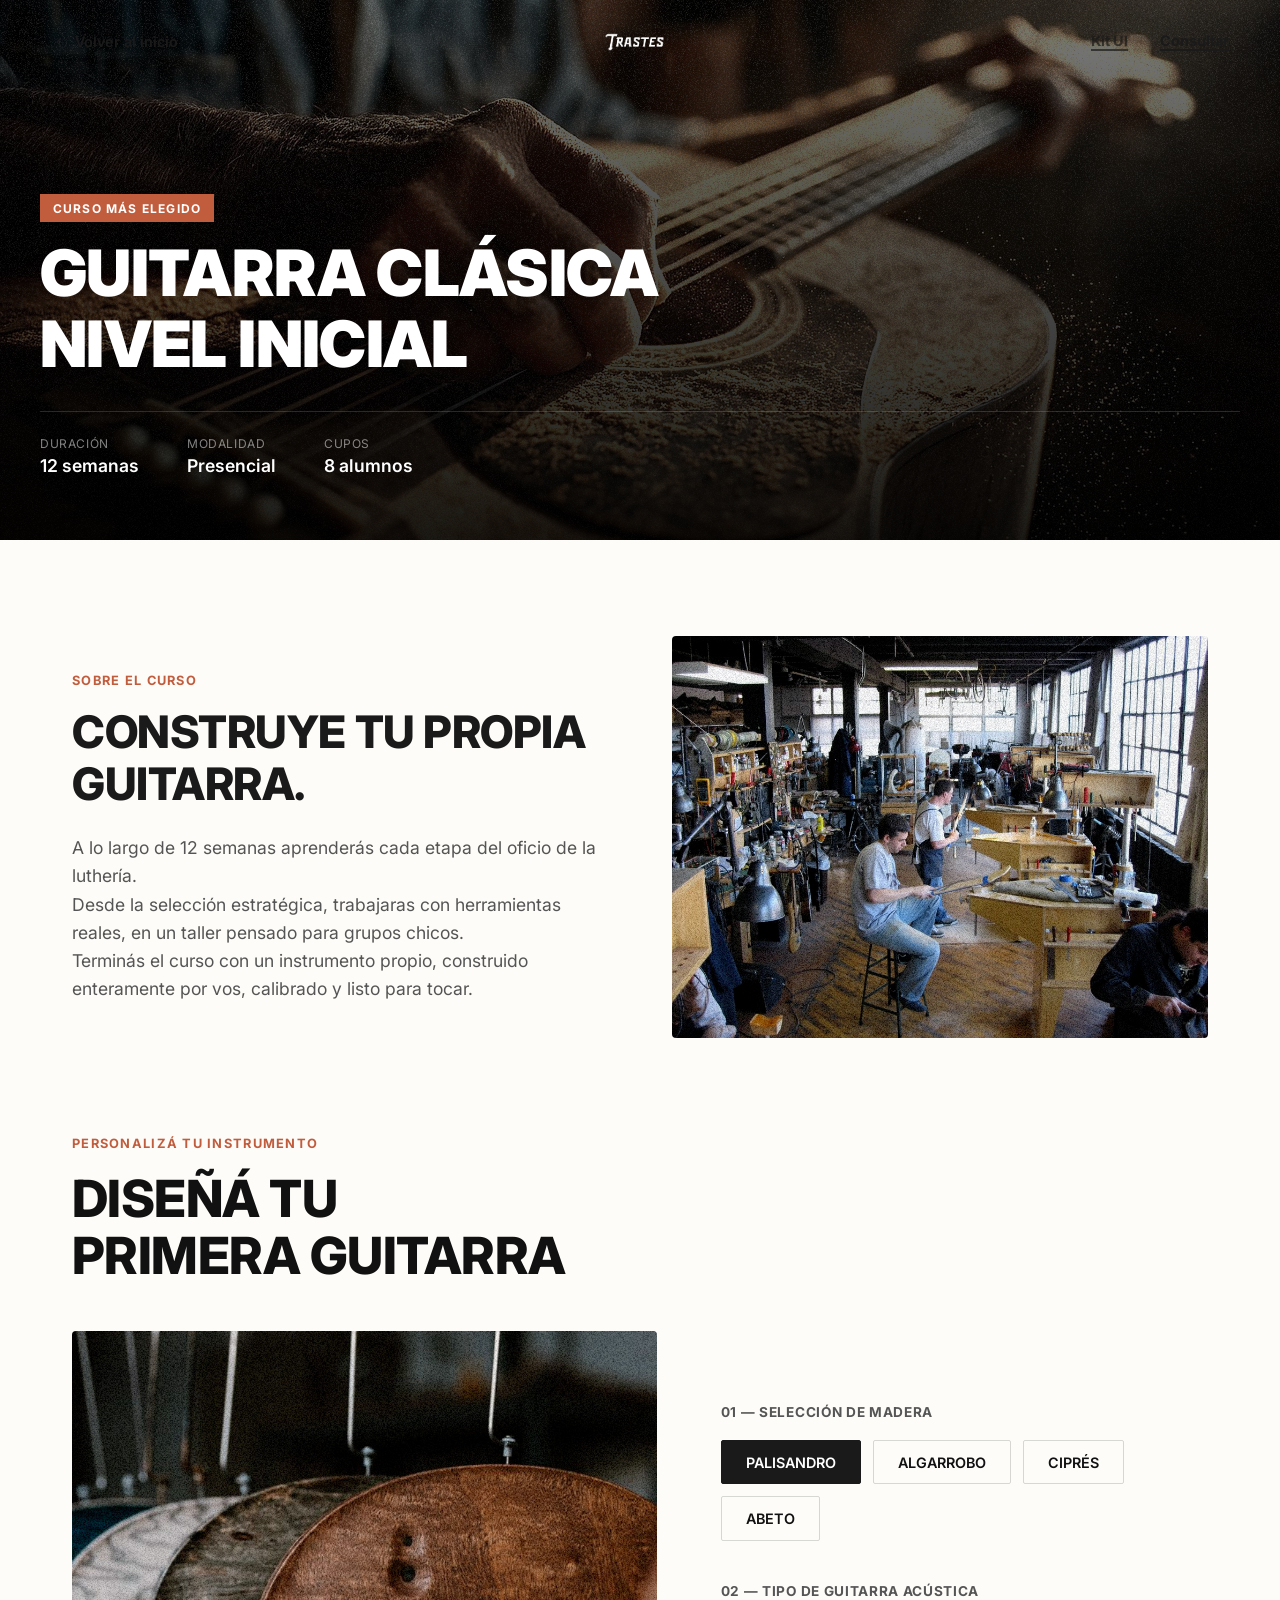
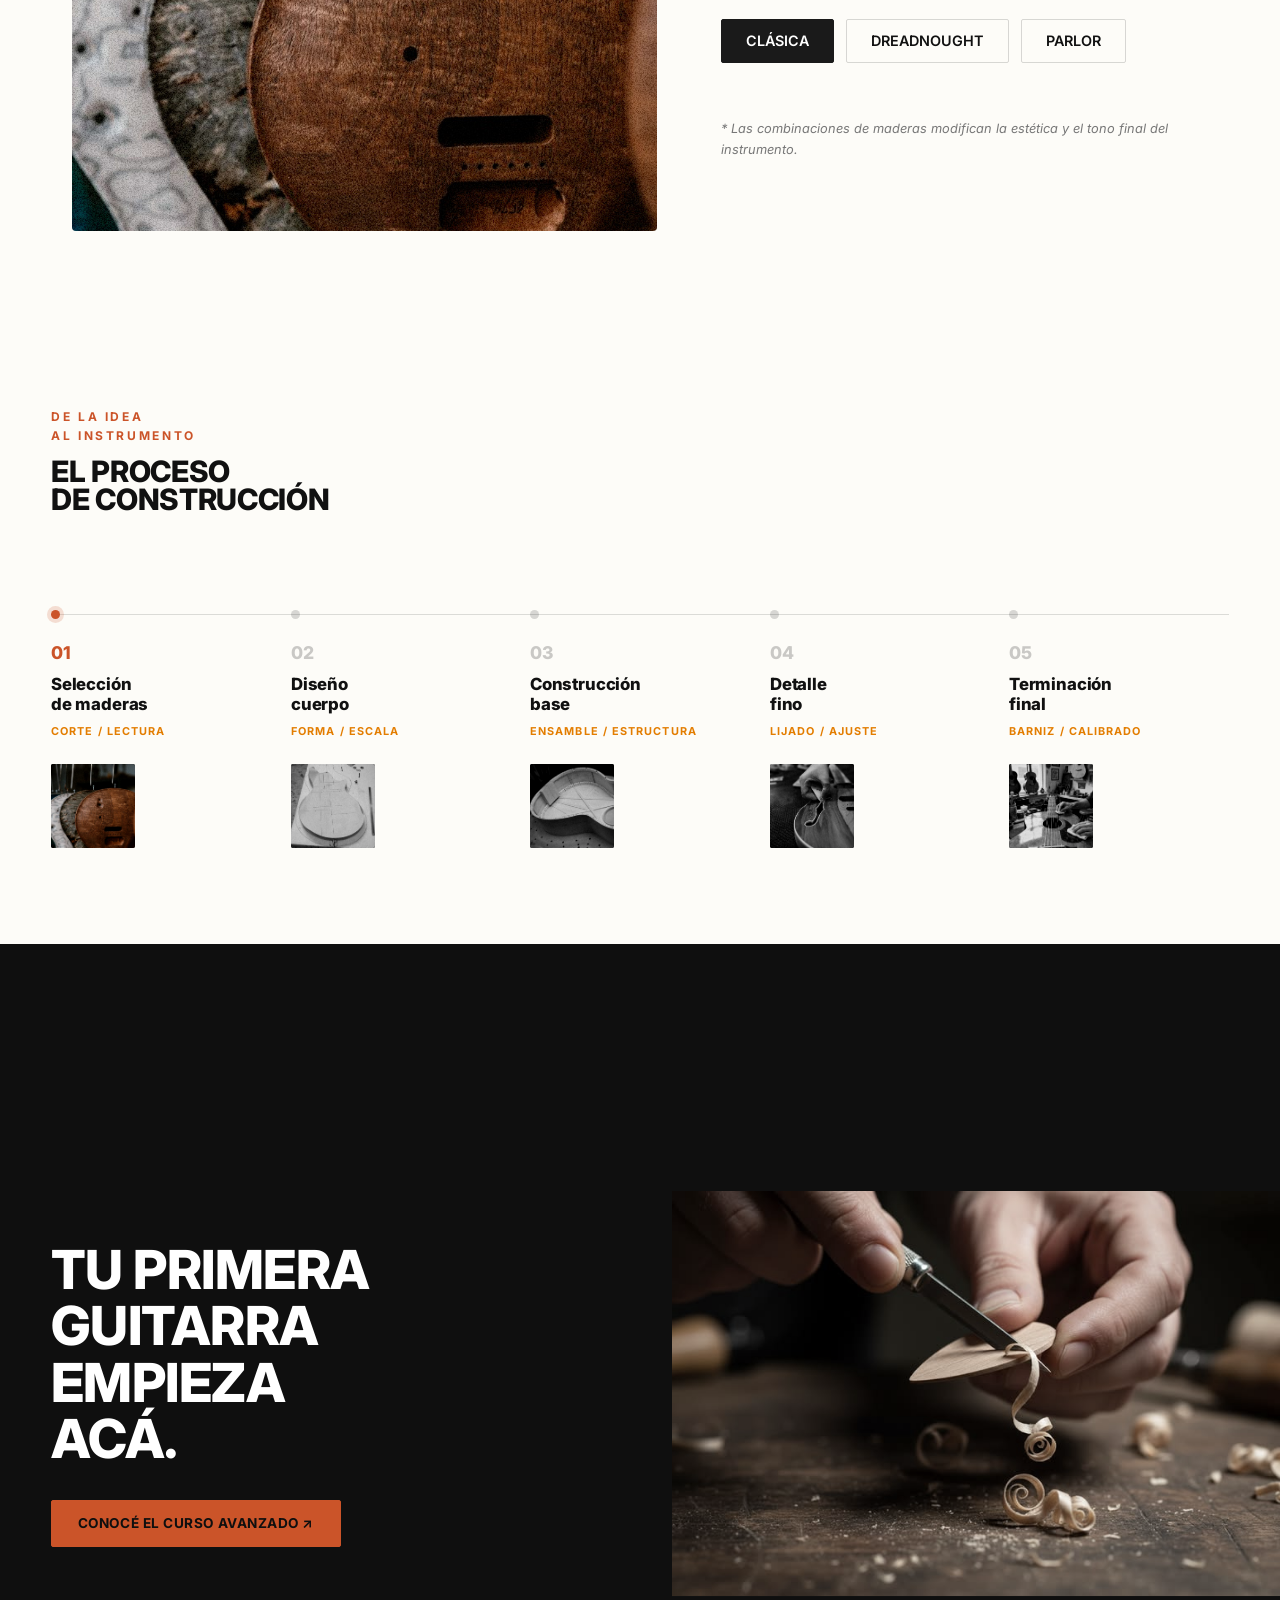
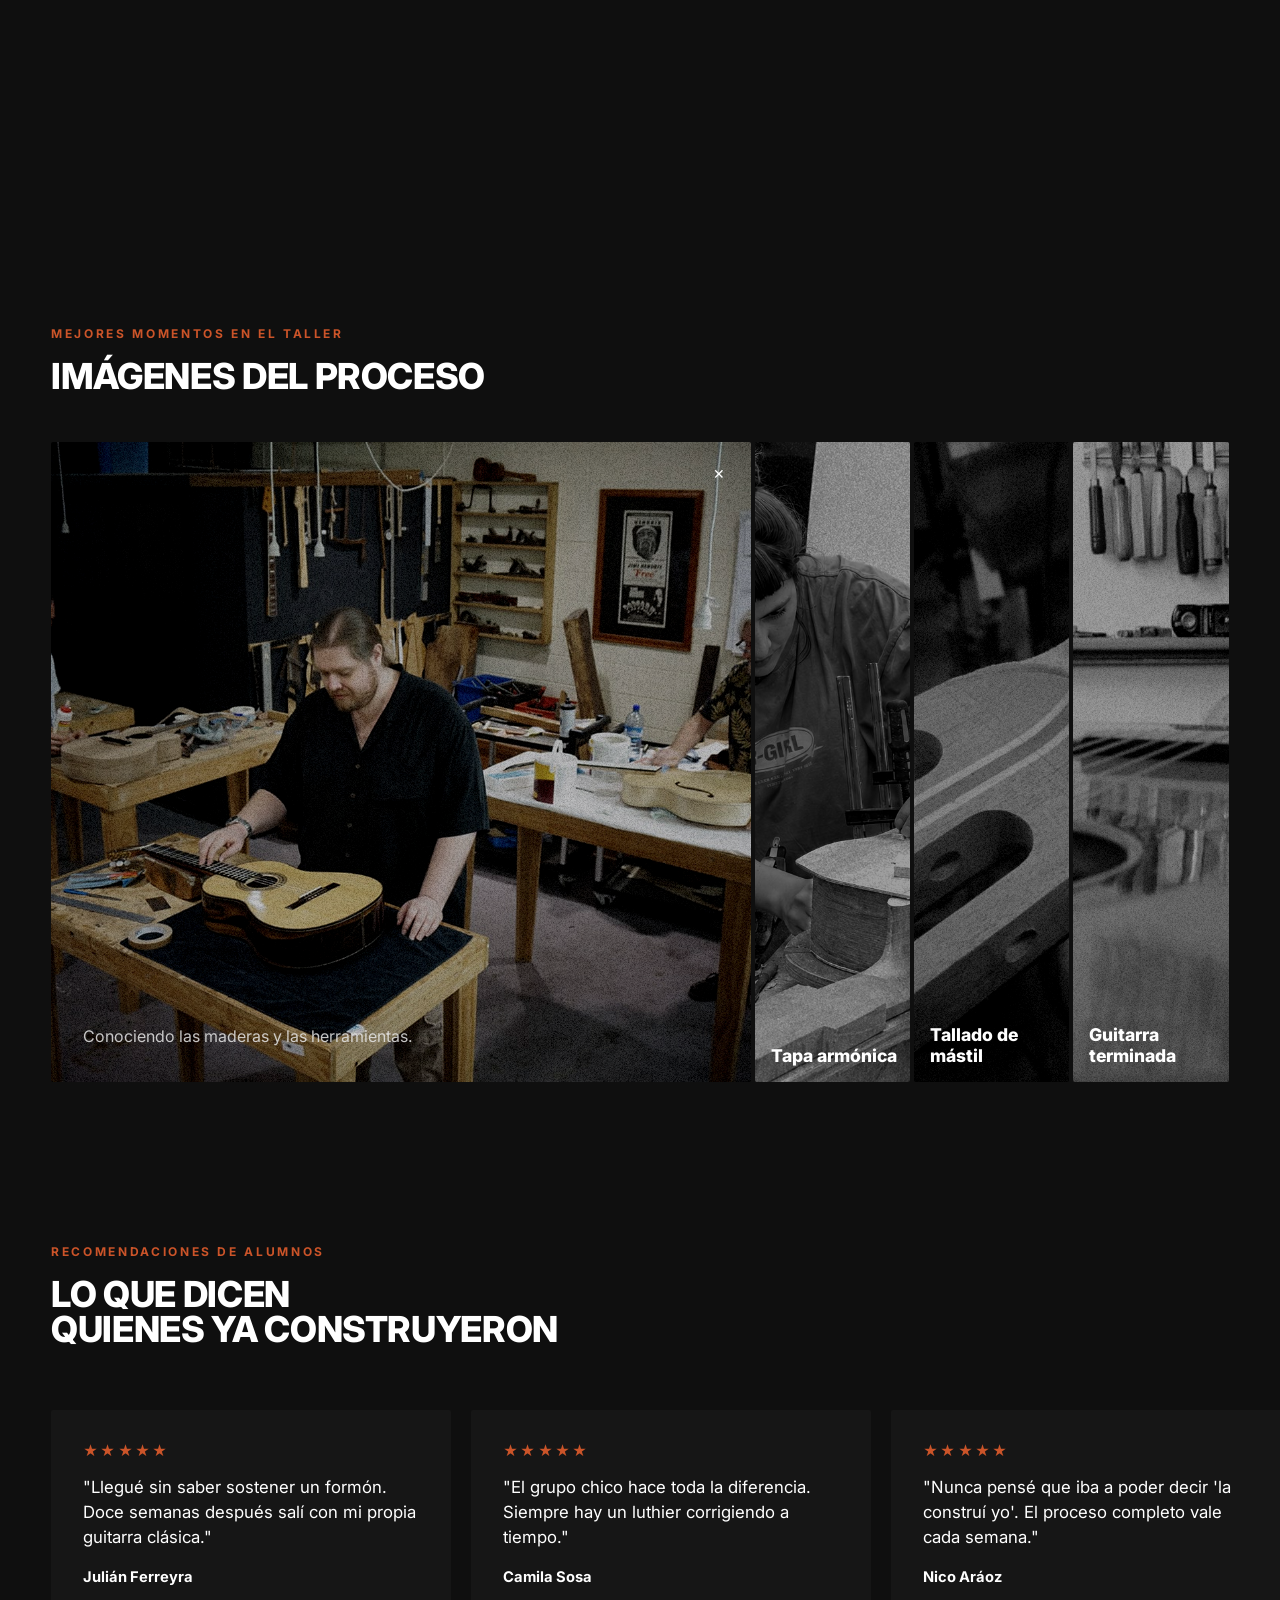
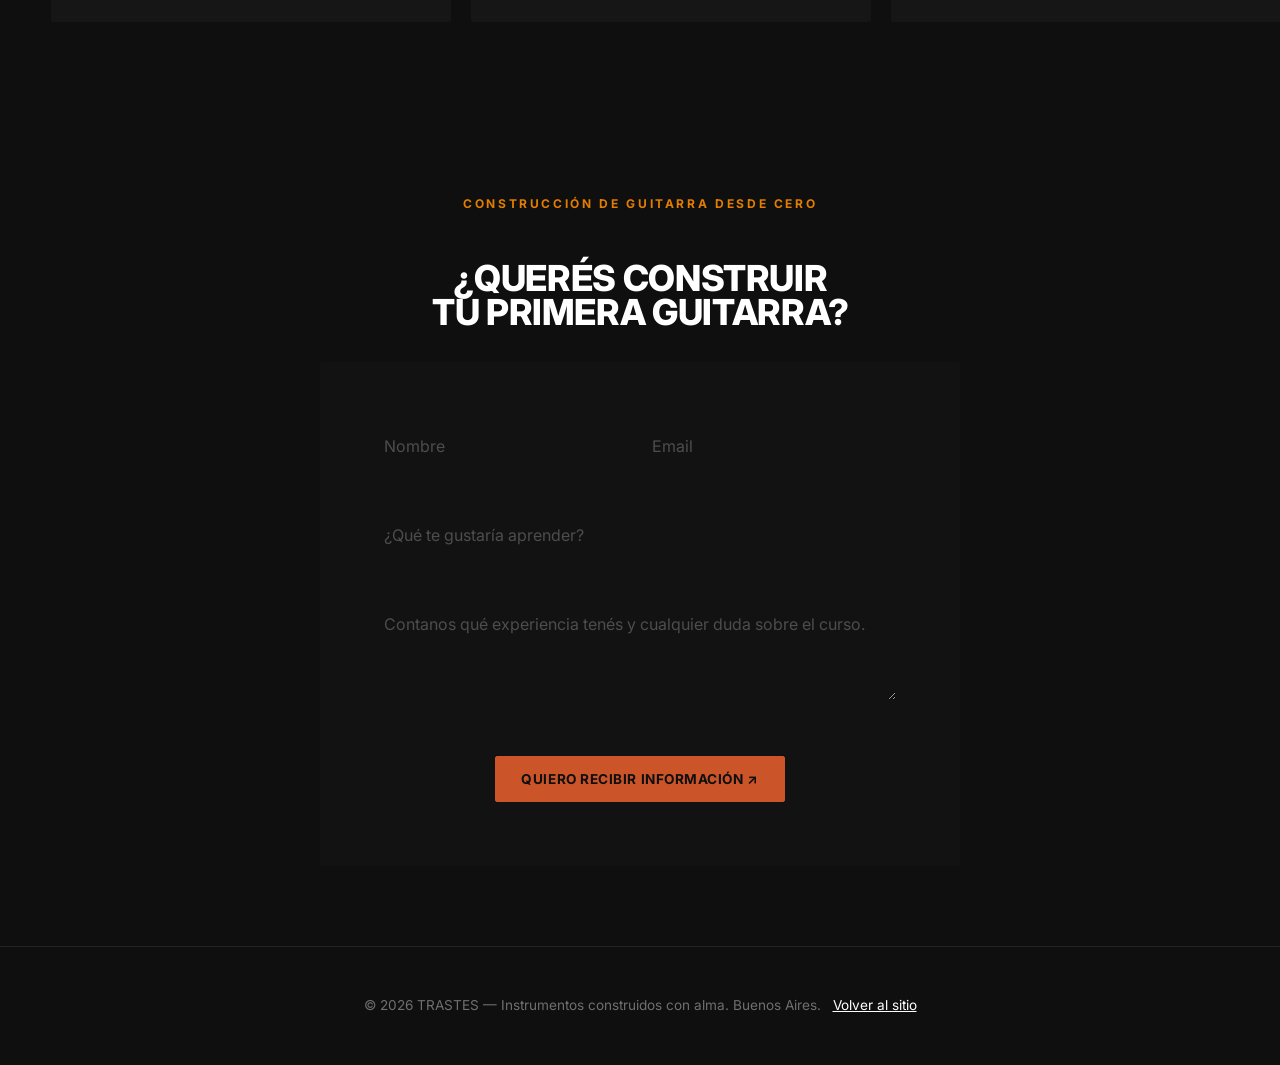
<file: curso-guitarra-clasica-inicial.html>
<!DOCTYPE html>
<html lang="es">
<head>
  <meta charset="UTF-8" />
  <meta name="viewport" content="width=device-width, initial-scale=1.0" />
  <title>Guitarra Clásica Nivel Inicial — TRASTES</title>
  <meta name="description" content="Curso presencial de lutería: construí tu propia guitarra clásica de principio a fin en 12 semanas." />
  <link rel="stylesheet" href="css/styles.css" />
  <link rel="preconnect" href="https://fonts.googleapis.com" />
  <link rel="preconnect" href="https://fonts.gstatic.com" crossorigin />
  <link href="https://fonts.googleapis.com/css2?family=Inter:wght@400;500;600;700;800;900&display=swap" rel="stylesheet" />
</head>
<body>

  <!-- NAV -->
  <nav class="nav curso-nav" id="nav">
    <a href="index.html" class="curso-nav__back">
      <svg width="16" height="16" viewBox="0 0 24 24" fill="none" stroke="currentColor" stroke-width="2">
        <polyline points="15 18 9 12 15 6"/>
      </svg>
      Volver al inicio
    </a>
    <a href="index.html" class="nav__logo" aria-label="Trastes — inicio">
      <img src="assets/images/logo.png" alt="Trastes" class="nav__logo-img" />
    </a>
    <div class="curso-nav__right">
      <a href="ui-kit.html" class="curso-nav__consultar curso-nav__kit">Kit UI</a>
      <a href="mailto:trastes@gmail.com" class="curso-nav__consultar">Consultar</a>
    </div>
  </nav>

  <!-- 01 · HERO -->
  <header class="curso-hero">
    <div class="curso-hero__bg">
      <img src="assets/images/curso_01.jpg" alt="Guitarra Clásica Nivel Inicial" />
    </div>
    <div class="curso-hero__overlay"></div>
    <div class="curso-hero__content">
      <div class="curso-hero__badge">Curso más elegido</div>
      <h1 class="curso-hero__title">Guitarra Clásica<br>Nivel Inicial</h1>
      <div class="curso-hero__meta">
        <div class="curso-hero__meta-item">
          <span class="curso-hero__meta-label">Duración</span>
          <span class="curso-hero__meta-value">12 semanas</span>
        </div>
        <div class="curso-hero__meta-item">
          <span class="curso-hero__meta-label">Modalidad</span>
          <span class="curso-hero__meta-value">Presencial</span>
        </div>
        <div class="curso-hero__meta-item">
          <span class="curso-hero__meta-label">Cupos</span>
          <span class="curso-hero__meta-value">8 alumnos</span>
        </div>
      </div>
    </div>
  </header>

  <main class="curso-body">
    <!-- 02 · DESCRIPCIÓN DEL CURSO (título + texto + imagen de apoyo, sin aside) -->
    <section class="curso-desc reveal" aria-label="Sobre el curso">
      <div class="curso-desc__text">
        <p class="section-label">Sobre el curso</p>
        <h2>Construye tu propia<br>guitarra.</h2>
        <p>A lo largo de 12 semanas aprenderás cada etapa del oficio de la luthería. </br> Desde la selección
          estratégica, trabajaras con herramientas reales,
          en un taller pensado para grupos chicos. </br> Terminás el curso con un instrumento propio, construido
          enteramente por vos, calibrado y listo para tocar.</p>
      </div>
      <div class="curso-desc__media">
        <img src="assets/images/Cursada.jpg" alt="Alumno trabajando la madera en el taller" loading="lazy" />
      </div>
    </section>
  </main>

  <div class="section-divider"></div>

  <!-- 03 · DISEÑÁ TU PRIMERA GUITARRA (Configurador) -->
  <section class="configurador" id="disena" aria-label="Diseñá tu primera guitarra">
    <div class="configurador__header reveal">
      <p class="label-num">PERSONALIZÁ TU INSTRUMENTO</p>
      <h2>DISEÑÁ TU<br>PRIMERA GUITARRA</h2>
    </div>

    <div class="configurador__grid">
      <div class="configurador__media">
        <!-- Imagen dinámica: cambia con JS según la selección -->
        <img id="configuradorImage"
             src="assets/images/seleccion.jpg"
             alt="Vista previa del instrumento configurado"
             class="img-bw" loading="lazy" />
      </div>

      <div class="configurador__panel">
        <div class="configurador__group">
          <p class="configurador__group-label">01 — Selección de Madera</p>
          <div class="configurador__options" role="list">
            <button class="config-btn config-btn--active" type="button" data-group="madera" data-value="cedro" data-image="assets/images/1.jpg">PALISANDRO</button>
            <button class="config-btn" type="button" data-group="madera" data-value="palosanto" data-image="assets/images/3.jpg">ALGARROBO</button>
            <button class="config-btn" type="button" data-group="madera" data-value="caoba" data-image="assets/images/2.jpg">CIPRÉS</button>
            <button class="config-btn" type="button" data-group="madera" data-value="ebano" data-image="assets/images/4.jpg">ABETO</button>
          </div>
        </div>

        <div class="configurador__group">
          <p class="configurador__group-label">02 — Tipo de Guitarra Acústica</p>
          <div class="configurador__options" role="list">
            <button class="config-btn config-btn--active" type="button" data-group="tipo" data-value="clasica" data-image="assets/images/clasica.jpg">Clásica</button>
            <button class="config-btn" type="button" data-group="tipo" data-value="dreadnought" data-image="assets/images/dread.jpg">Dreadnought</button>
            <button class="config-btn" type="button" data-group="tipo" data-value="parlor" data-image="assets/images/parlor.jpg">Parlor</button>
          </div>
        </div>

        <p class="configurador__note">* Las combinaciones de maderas modifican la estética y el tono final del instrumento.</p>
      </div>
    </div>
  </section>

  <!-- 04 · EL PROCESO DE CONSTRUCCIÓN -->
  <section class="process" id="proceso-construccion" aria-label="El proceso de construcción">
    <div class="process__container">
      <p class="label-num reveal">DE LA IDEA<br>AL INSTRUMENTO</p>
      <h2 class="process__title reveal">EL PROCESO DE CONSTRUCCIÓN</h2>

      <div class="process__grid" role="list">
        <article class="process-card is-active reveal reveal-delay-1" role="listitem">
          <span class="process-card__number">01</span>
          <h3 class="process-card__title">Selección<br>de maderas</h3>
          <p class="process-card__subtitle">Corte / lectura</p>
          <div class="process-card__image">
            <img src="assets/images/seleccion.jpg" alt="Selección de maderas" loading="lazy">
          </div>
         
        </article>

        <article class="process-card reveal reveal-delay-2" role="listitem">
          <span class="process-card__number">02</span>
          <h3 class="process-card__title">Diseño<br>cuerpo</h3>
          <p class="process-card__subtitle">Forma / escala</p>
          <div class="process-card__image">
            <img src="assets/images/diseño.jpg" alt="Diseño del cuerpo" loading="lazy">
          </div>
          
        </article>

        <article class="process-card reveal reveal-delay-3" role="listitem">
          <span class="process-card__number">03</span>
          <h3 class="process-card__title">Construcción<br>base</h3>
          <p class="process-card__subtitle">Ensamble / estructura</p>
          <div class="process-card__image">
            <img src="assets/images/construccion.jpg" alt="Construcción base" loading="lazy">
          </div>
        </article>

        <article class="process-card reveal reveal-delay-4" role="listitem">
          <span class="process-card__number">04</span>
          <h3 class="process-card__title">Detalle<br>fino</h3>
          <p class="process-card__subtitle">Lijado / ajuste</p>
          <div class="process-card__image">
            <img src="assets/images/detalle.jpg" alt="Detalle fino" loading="lazy">
          </div>
        
        </article>

        <article class="process-card reveal" style="transition-delay:.4s" role="listitem">
          <span class="process-card__number">05</span>
          <h3 class="process-card__title">Terminación<br>final</h3>
          <p class="process-card__subtitle">Barniz / calibrado</p>
          <div class="process-card__image">
            <img src="assets/images/Pulido.jpg" alt="Terminación final" loading="lazy">
          </div>
          
        </article>
      </div>
    </div>
  </section>

  <!-- 05 · VIDEO CON CTA A CURSO AVANZADO -->
  <section class="video-section" id="video-curso" aria-label="Video del curso">
    <div class="video-section__inner">
      <div class="video-section__text">
        <h2 class="reveal">TU PRIMERA<br>GUITARRA EMPIEZA<br>ACÁ.</h2>
        <a href="curso-guitarra-clasica-avanzado.html" class="btn btn-accent video-section__cta reveal">
          Conocé el curso avanzado ↗
        </a>
      </div>
      <div class="video-section__player">
        <div class="video-wrapper" role="button" tabindex="0" aria-label="Reproducir video">
          <video src="assets/images/video_thumb.mp4" poster="assets/images/video_thumb.jpg" loop muted playsinline preload="none"></video>
        </div>
      </div>
    </div>
  </section>

  <!-- 06 · GALERÍA (Mejores momentos del curso) -->
  <section class="galeria" id="galeria-curso" aria-label="Imágenes del proceso">
    <div class="galeria__header reveal">
      <p class="label-num">MEJORES MOMENTOS EN EL TALLER</p>
      <h2>IMÁGENES DEL PROCESO</h2>
    </div>

    <div class="galeria__accordion" role="list" id="galeriaAccordion">
      <div class="galeria-col" role="listitem" tabindex="0" data-img="assets/images/primer.jpg" data-title="Primer día" data-desc="Conociendo las maderas y las herramientas del taller.">
        <div class="galeria-col__bg"></div>
        <div class="galeria-col__title">Primer día</div>
        <div class="galeria-col__content">
          <p class="galeria-col__desc">Conociendo las maderas y las herramientas.</p>
          <button class="galeria-col__close">✕</button>
        </div>
      </div>

      <div class="galeria-col" role="listitem" tabindex="0" data-img="assets/images/galeria_02.jpg" data-title="Tapa armónica" data-desc="Cada alumno arma su propio sistema de bracings.">
        <div class="galeria-col__bg"></div>
        <div class="galeria-col__title">Tapa armónica</div>
        <div class="galeria-col__content">
          <p class="galeria-col__desc">Cada alumno arma su sistema de bracings.</p>
          <button class="galeria-col__close">✕</button>
        </div>
      </div>

      <div class="galeria-col" role="listitem" tabindex="0" data-img="assets/images/tallado.jpg" data-title="Tallado de mástil" data-desc="Manos a la obra con gubias y formones.">
        <div class="galeria-col__bg"></div>
        <div class="galeria-col__title">Tallado de mástil</div>
        <div class="galeria-col__content">
          <p class="galeria-col__desc">Manos a la obra con gubias y formones.</p>
          <button class="galeria-col__close">✕</button>
        </div>
      </div>

      <div class="galeria-col" role="listitem" tabindex="0" data-img="assets/images/terminada.jpg" data-title="Guitarra terminada" data-desc="El día que cada alumno se lleva su instrumento.">
        <div class="galeria-col__bg"></div>
        <div class="galeria-col__title">Guitarra terminada</div>
        <div class="galeria-col__content">
          <p class="galeria-col__desc">El día que cada alumno se lleva su instrumento.</p>
          <button class="galeria-col__close">✕</button>
        </div>
      </div>
    </div>
  </section>

  <!-- 07 · TESTIMONIOS (mismo carrusel infinito de la Home) -->
  <section class="testimonios" id="testimonios-curso" aria-label="Testimonios de alumnos">
    <div class="testimonios__header reveal">
      <p class="label-num">RECOMENDACIONES DE ALUMNOS</p>
      <h2>LO QUE DICEN<br>QUIENES YA CONSTRUYERON</h2>
    </div>

    <div class="testimonios__carousel" role="list">
      <div class="testimonios__track">
        <article class="testimonio-card" role="listitem">
          <div class="testimonio-card__stars">★★★★★</div>
          <blockquote class="testimonio-card__text">"Llegué sin saber sostener un formón. Doce semanas después salí con mi propia guitarra clásica."</blockquote>
          <p class="testimonio-card__name">Julián Ferreyra</p>
        </article>
        <article class="testimonio-card" role="listitem">
          <div class="testimonio-card__stars">★★★★★</div>
          <blockquote class="testimonio-card__text">"El grupo chico hace toda la diferencia. Siempre hay un luthier corrigiendo a tiempo."</blockquote>
          <p class="testimonio-card__name">Camila Sosa</p>
        </article>
        <article class="testimonio-card" role="listitem">
          <div class="testimonio-card__stars">★★★★★</div>
          <blockquote class="testimonio-card__text">"Nunca pensé que iba a poder decir 'la construí yo'. El proceso completo vale cada semana."</blockquote>
          <p class="testimonio-card__name">Nico Aráoz</p>
        </article>

        <!-- Bloque duplicado para el loop infinito (aria-hidden porque repite el contenido) -->
        <article class="testimonio-card" role="presentation" aria-hidden="true">
          <div class="testimonio-card__stars">★★★★★</div>
          <blockquote class="testimonio-card__text">"Llegué sin saber sostener un formón. Doce semanas después salí con mi propia guitarra clásica."</blockquote>
          <p class="testimonio-card__name">Julián Ferreyra</p>
        </article>
        <article class="testimonio-card" role="presentation" aria-hidden="true">
          <div class="testimonio-card__stars">★★★★★</div>
          <blockquote class="testimonio-card__text">"El grupo chico hace toda la diferencia. Siempre hay un luthier corrigiendo a tiempo."</blockquote>
          <p class="testimonio-card__name">Camila Sosa</p>
        </article>
        <article class="testimonio-card" role="presentation" aria-hidden="true">
          <div class="testimonio-card__stars">★★★★★</div>
          <blockquote class="testimonio-card__text">"Nunca pensé que iba a poder decir 'la construí yo'. El proceso completo vale cada semana."</blockquote>
          <p class="testimonio-card__name">Nico Aráoz</p>
        </article>
      </div>
    </div>
  </section>

  <!-- 08 · FORMULARIO DE INSCRIPCIÓN -->
  <section class="footer-cta" id="anotate" aria-label="Formulario de inscripción">
    <div class="footer-cta__inner">
      <p class="label-num label-num--light reveal">CONSTRUCCIÓN DE GUITARRA DESDE CERO</p>
      <h2 class="reveal reveal-delay-1">¿QUERÉS CONSTRUIR<br>TU PRIMERA GUITARRA?</h2>

      <form class="contacto-form footer-cta__form reveal reveal-delay-2" id="curso-form" novalidate>
        <div class="form-row">
          <div class="form-field">
            <input type="text" id="cc-nombre" name="nombre" placeholder="Nombre" required autocomplete="name">
          </div>
          <div class="form-field">
            <input type="email" id="cc-email" name="email" placeholder="Email" required autocomplete="email">
          </div>
        </div>
        <div class="form-field">
          <input type="text" id="cc-interes" name="interes" placeholder="¿Qué te gustaría aprender?">
        </div>
        <div class="form-field">
          <textarea id="cc-mensaje" name="mensaje" placeholder="Contanos qué experiencia tenés y cualquier duda sobre el curso." required></textarea>
        </div>
        <button type="submit" class="btn btn-accent">
          Quiero recibir información ↗
        </button>
      </form>
    </div>
  </section>

  <footer class="curso-footer">
    <p>© 2026 TRASTES — Instrumentos construidos con alma. Buenos Aires. <a href="index.html">Volver al sitio</a></p>
  </footer>

  <script src="js/main.js"></script>
</body>
</html>
</file>
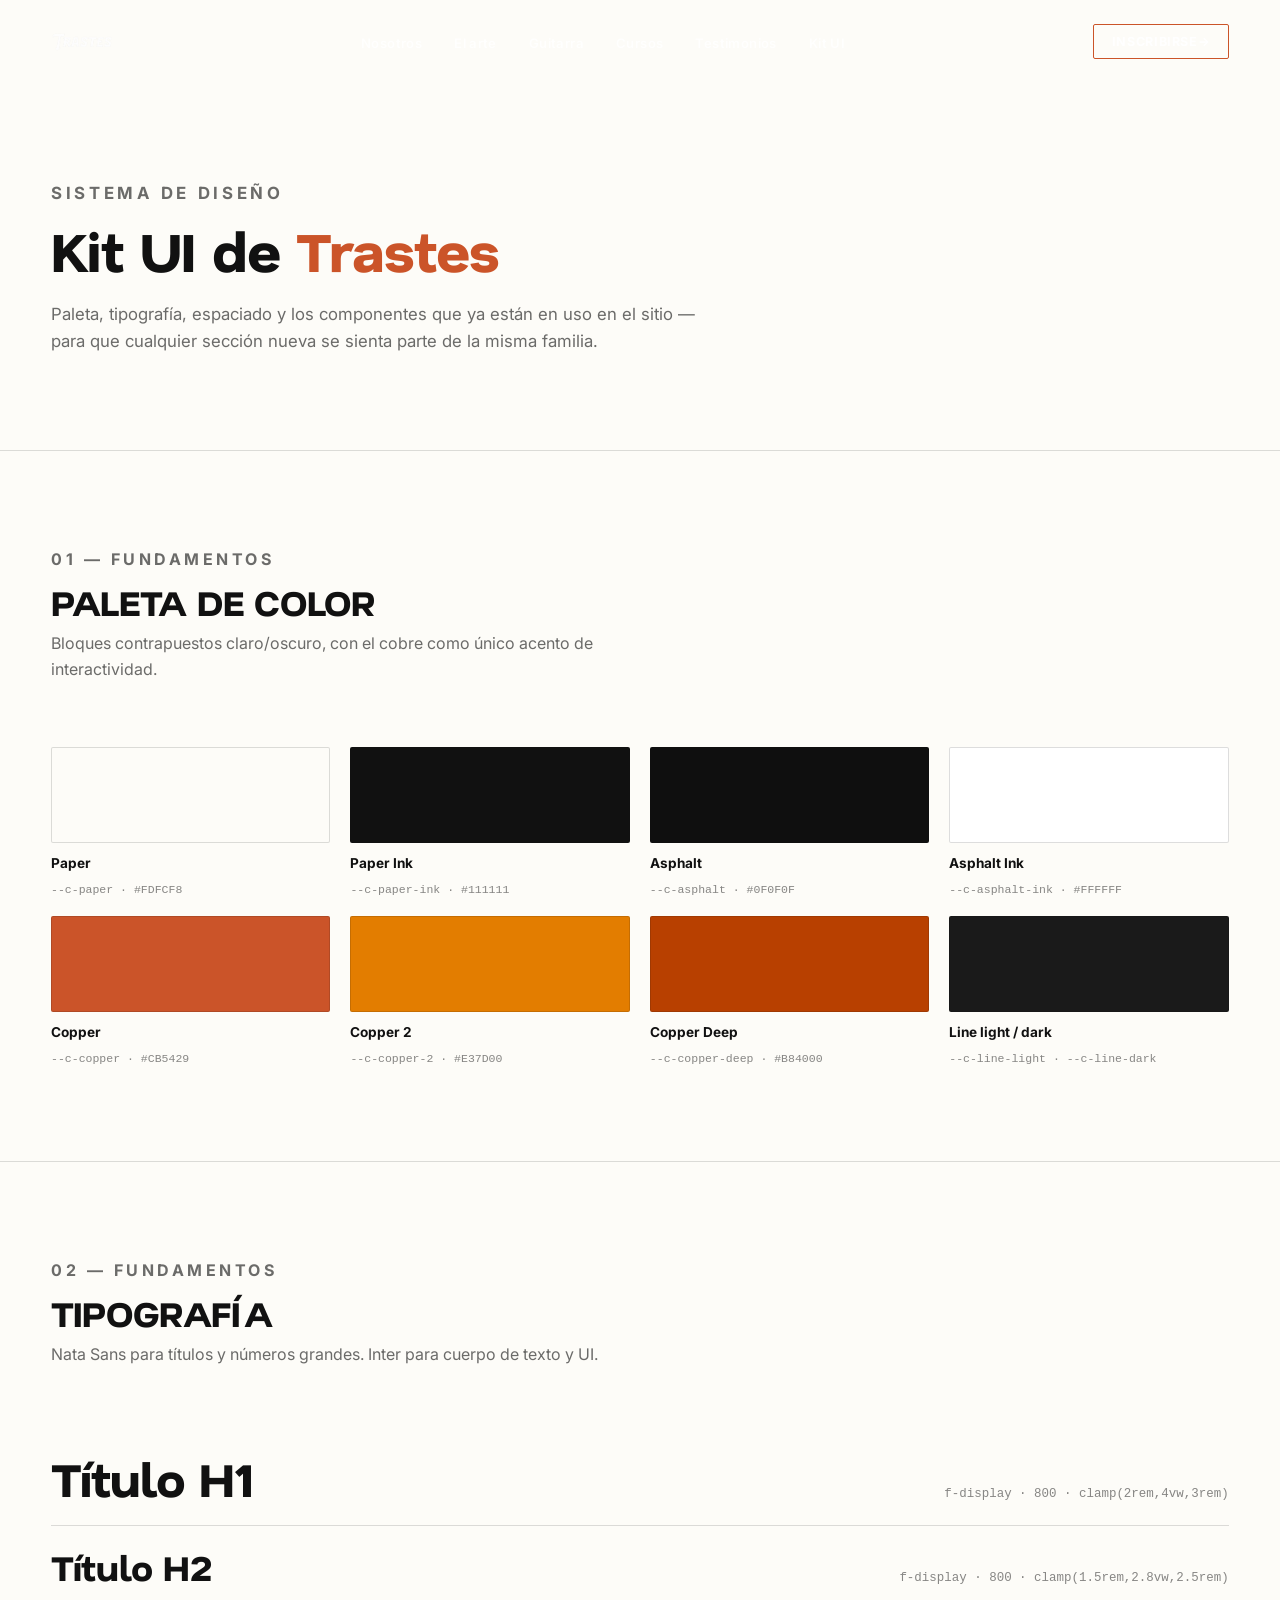
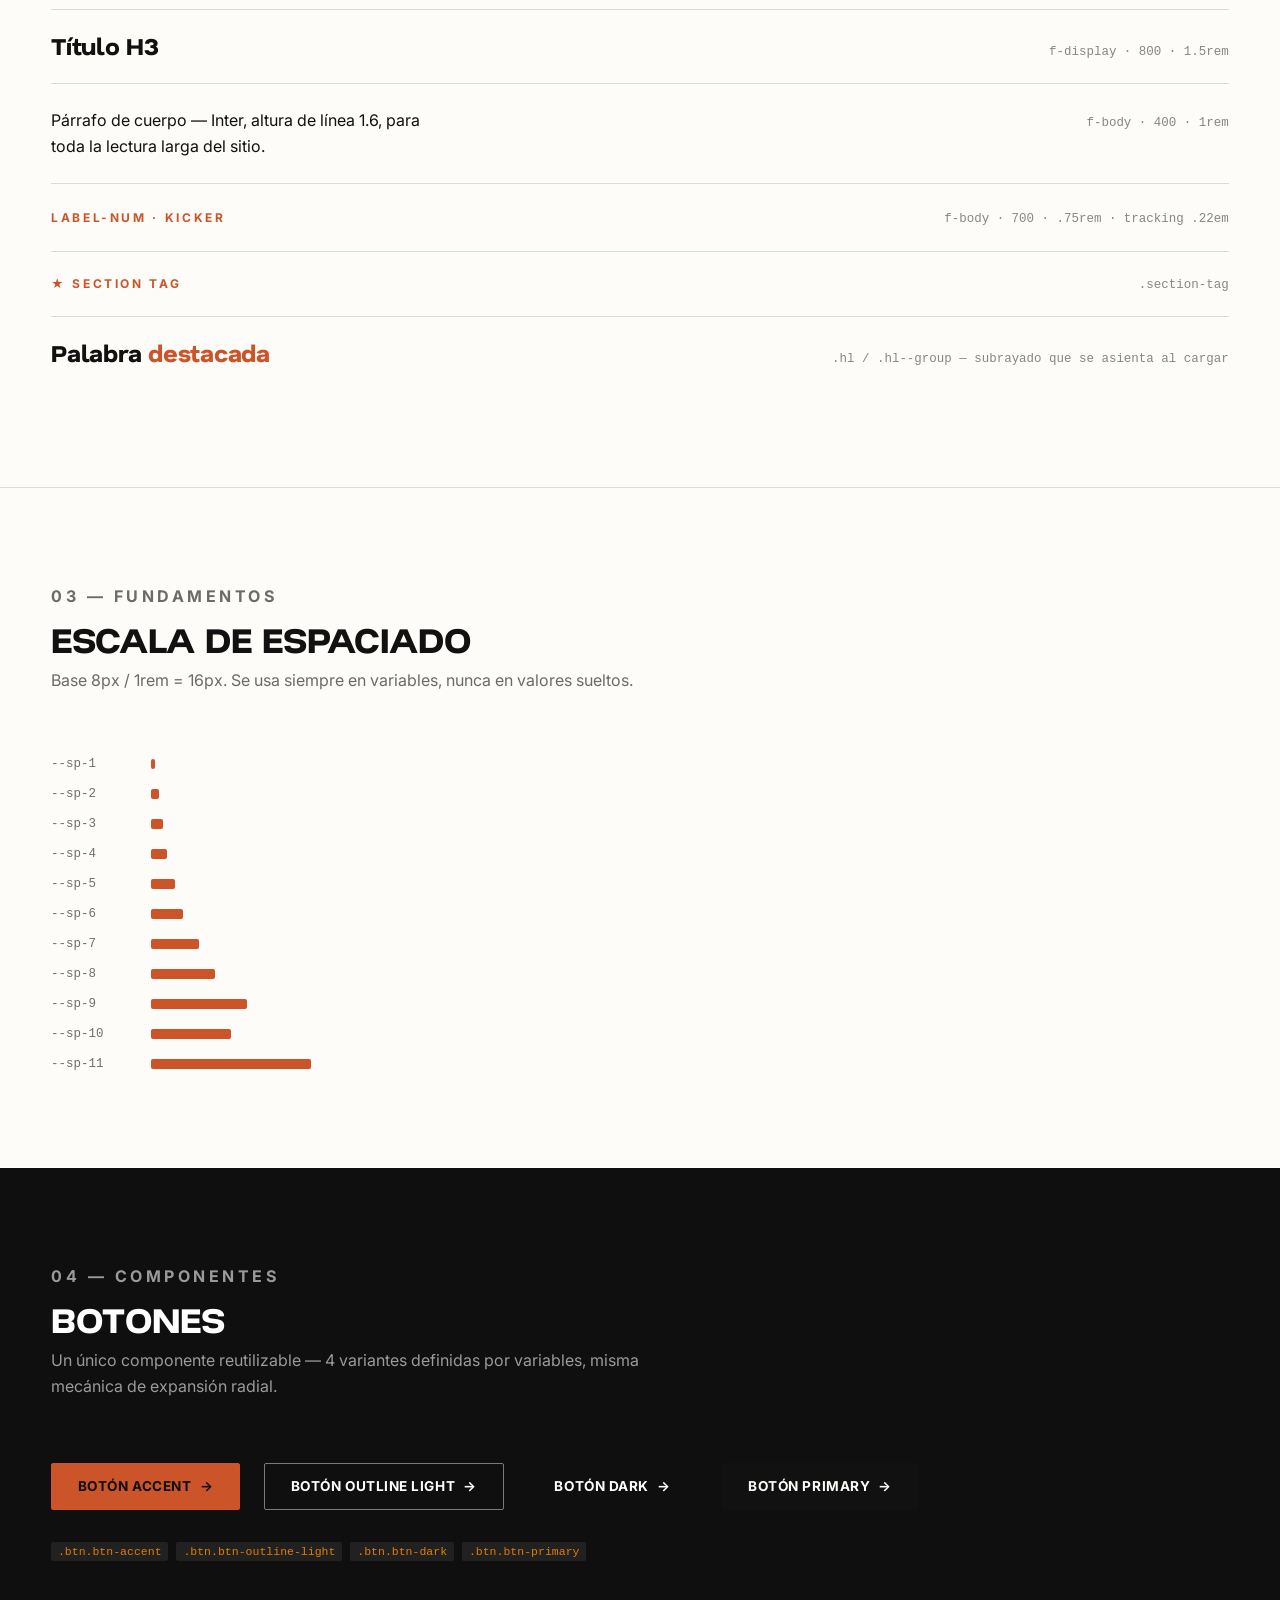
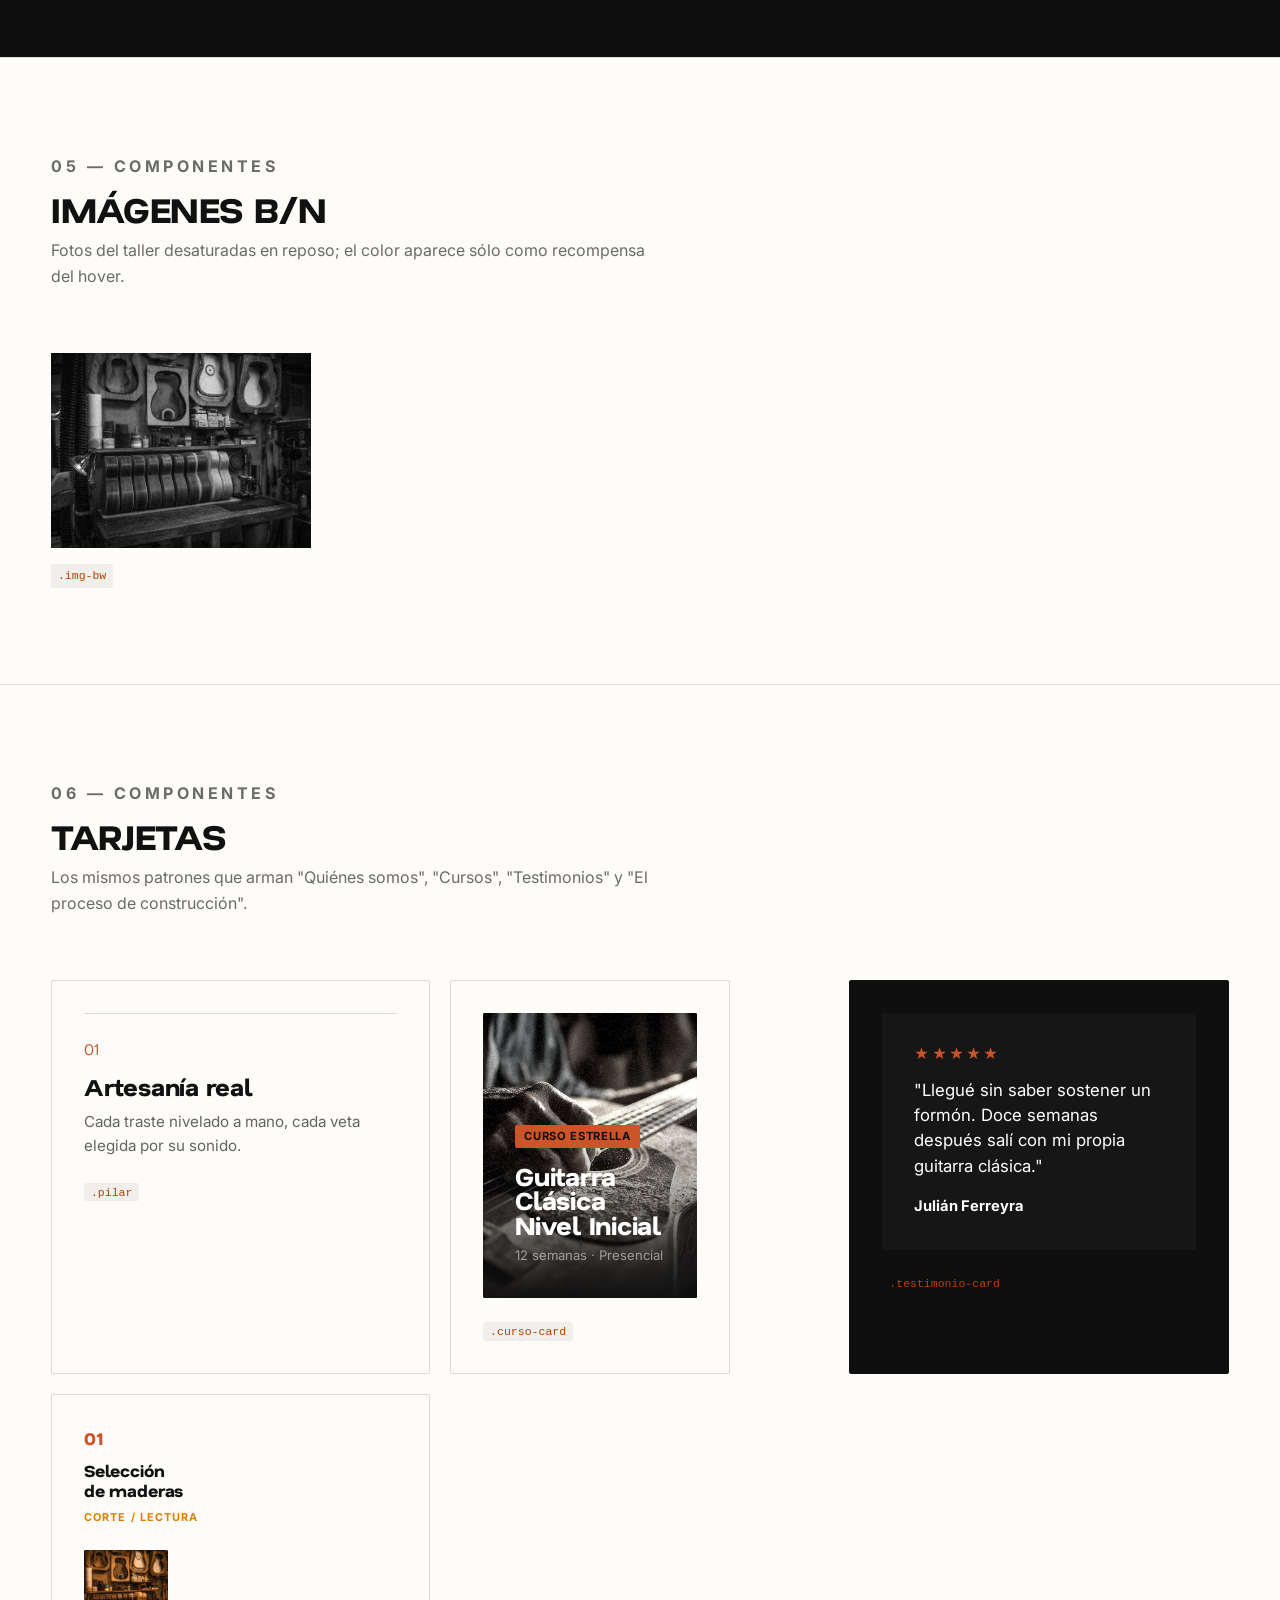
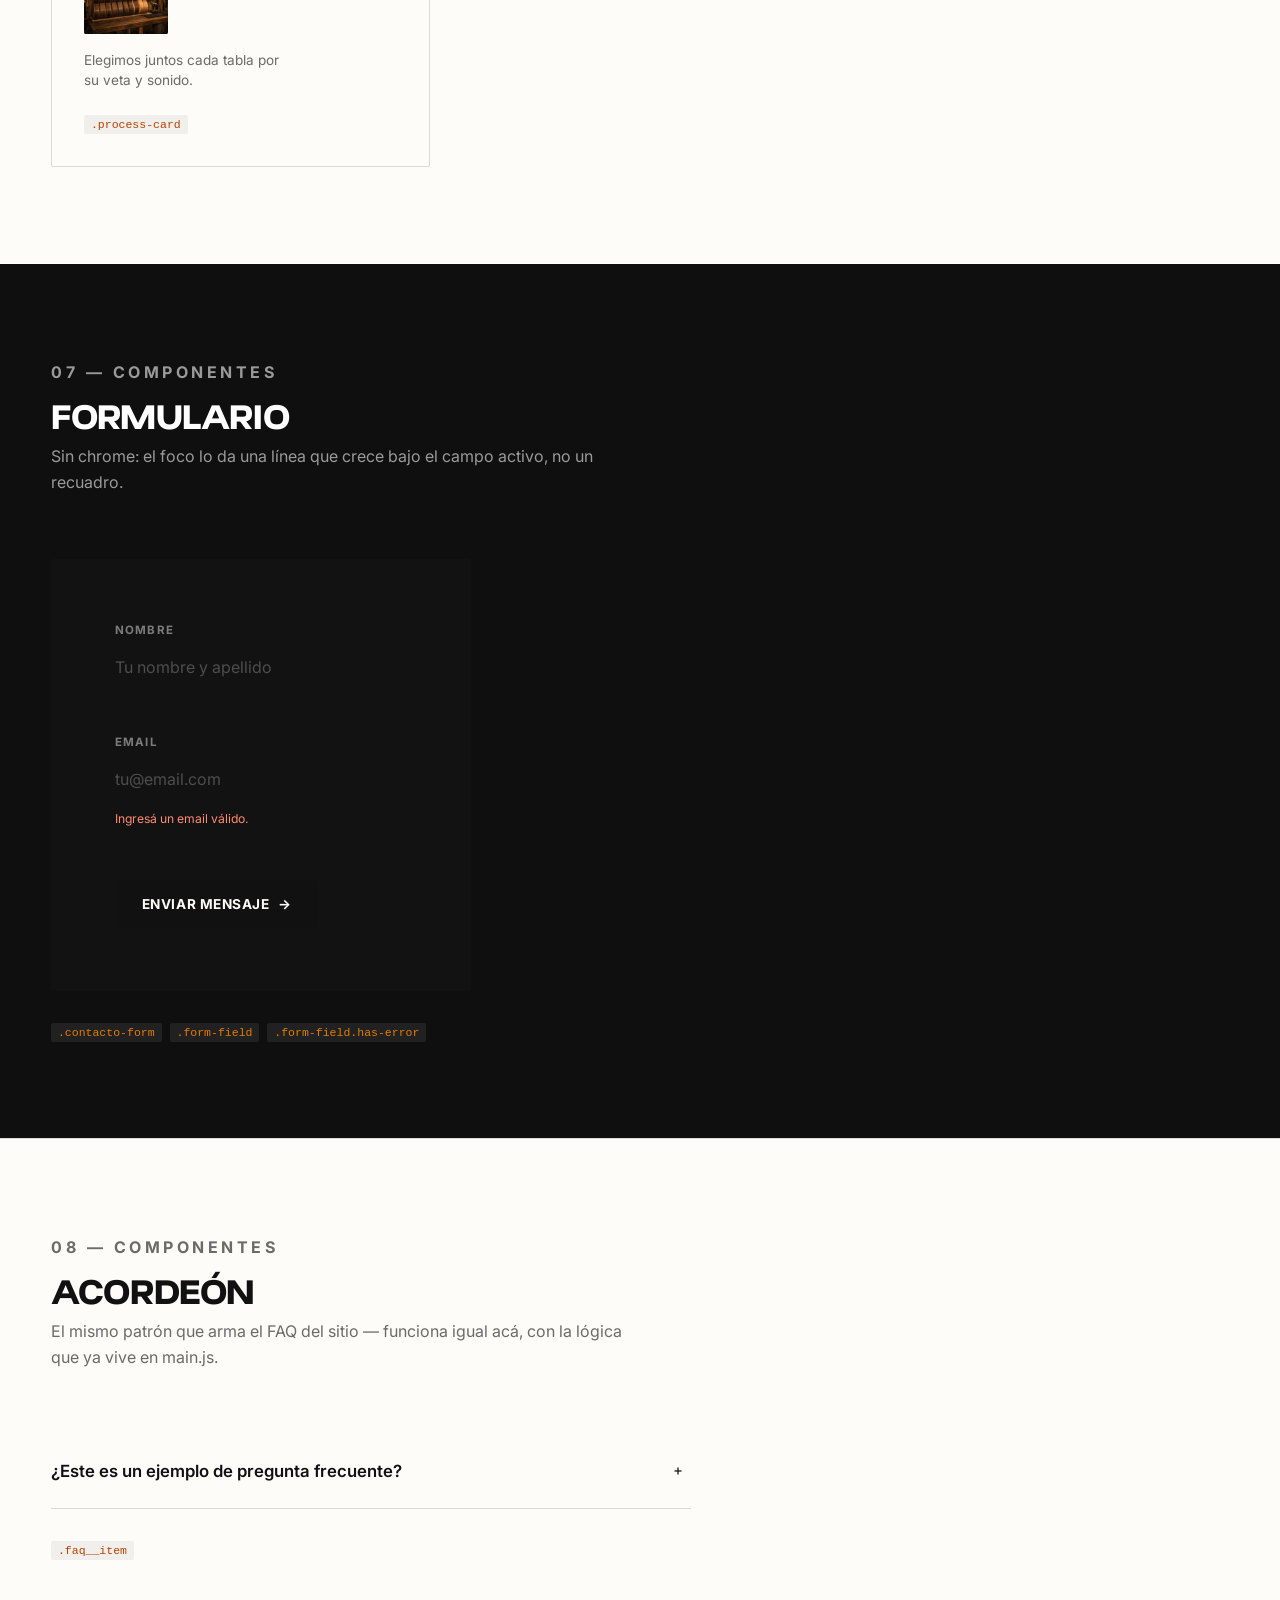
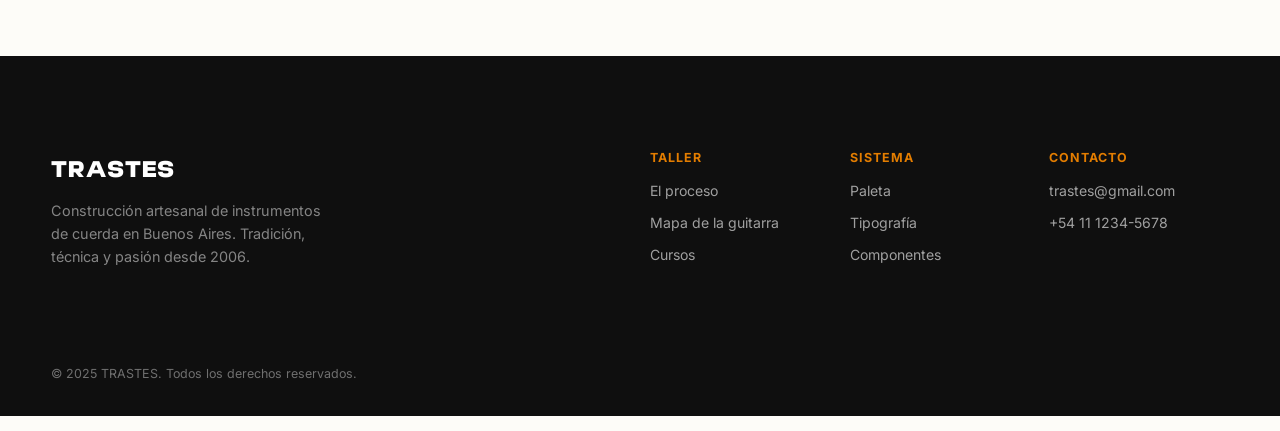
<file: ui-kit.html>
<!DOCTYPE html>
<html lang="es">
<head>
  <meta charset="UTF-8" />
  <meta name="viewport" content="width=device-width, initial-scale=1.0" />
  <title>Kit UI — Sistema de diseño · TRASTES</title>
  <meta name="description" content="Paleta, tipografía, espaciado y componentes del sistema de diseño de TRASTES." />
  <link rel="stylesheet" href="css/styles.css" />
  <link rel="preconnect" href="https://fonts.googleapis.com" />
  <link rel="preconnect" href="https://fonts.gstatic.com" crossorigin />
  <link href="https://fonts.googleapis.com/css2?family=Nata+Sans:wght@400..900&family=Inter:wght@400;500;600;700;800;900&display=swap" rel="stylesheet" />
</head>
<body>

  <!-- ══ NAV — mismo componente que el resto del sitio; los links de
       sección apuntan de vuelta a index.html#seccion ══════════════ -->
  <nav class="nav" id="nav" role="navigation" aria-label="Navegación principal">
    <a href="index.html" class="nav__logo" aria-label="Trastes — inicio">
      <img src="assets/images/logo.png" alt="Trastes" class="nav__logo-img" />
    </a>

    <ul class="nav__links" role="list">
      <li><a href="index.html#nosotros">Nosotros</a></li>
      <li><a href="index.html#arte">El arte</a></li>
      <li><a href="index.html#mapa">Guitarra</a></li>
      <li><a href="index.html#cursos">Cursos</a></li>
      <li><a href="index.html#testimonios">Testimonios</a></li>
      <li><a href="ui-kit.html" aria-current="page">Kit UI</a></li>
    </ul>

    <div class="nav__right">
      <a href="index.html#contacto" class="nav__cta">Inscribirse <span aria-hidden="true">→</span></a>
      <button class="nav__burger" id="navBurger" aria-label="Abrir menú" aria-expanded="false" aria-controls="mobileMenu">
        <span></span><span></span><span></span>
      </button>
    </div>
  </nav>

  <div class="mobile-menu" id="mobileMenu" aria-hidden="true" role="dialog" aria-label="Menú de navegación">
    <button class="mobile-menu__close" id="mobileClose" aria-label="Cerrar menú">
      <svg width="24" height="24" viewBox="0 0 24 24" fill="none" stroke="currentColor" stroke-width="2">
        <line x1="18" y1="6" x2="6" y2="18"/><line x1="6" y1="6" x2="18" y2="18"/>
      </svg>
    </button>
    <ul class="mobile-menu__links" role="list">
      <li><a href="index.html#nosotros" class="mobile-menu__link">Nosotros</a></li>
      <li><a href="index.html#arte" class="mobile-menu__link">El arte</a></li>
      <li><a href="index.html#mapa" class="mobile-menu__link">Guitarra</a></li>
      <li><a href="index.html#cursos" class="mobile-menu__link">Cursos</a></li>
      <li><a href="index.html#testimonios" class="mobile-menu__link">Testimonios</a></li>
      <li><a href="ui-kit.html" class="mobile-menu__link">Kit UI</a></li>
      <li><a href="index.html#contacto" class="mobile-menu__link mobile-menu__cta">Inscribirse →</a></li>
    </ul>
  </div>

  <!-- ══ INTRO ═══════════════════════════════════════════════════ -->
  <header class="uikit-hero">
    <p class="label-num reveal">SISTEMA DE DISEÑO</p>
    <h1 class="reveal reveal-delay-1">Kit UI de <span class="hl">Trastes</span></h1>
    <p class="reveal reveal-delay-2">Paleta, tipografía, espaciado y los componentes que ya están en uso en el sitio — para que cualquier sección nueva se sienta parte de la misma familia.</p>
  </header>

  <!-- ══ 01 · PALETA DE COLOR ═══════════════════════════════════ -->
  <section class="uikit-section" id="paleta" aria-label="Paleta de color">
    <div class="uikit-section__head reveal">
      <p class="label-num">01 — FUNDAMENTOS</p>
      <h2 class="section-title">PALETA DE COLOR</h2>
      <p>Bloques contrapuestos claro/oscuro, con el cobre como único acento de interactividad.</p>
    </div>

    <div class="uikit-grid reveal reveal-delay-1">
      <div class="swatch">
        <div class="swatch__block" style="background:var(--c-paper);"></div>
        <div class="swatch__name">Paper</div>
        <div class="swatch__value">--c-paper · #FDFCF8</div>
      </div>
      <div class="swatch">
        <div class="swatch__block" style="background:var(--c-paper-ink);"></div>
        <div class="swatch__name">Paper Ink</div>
        <div class="swatch__value">--c-paper-ink · #111111</div>
      </div>
      <div class="swatch">
        <div class="swatch__block" style="background:var(--c-asphalt);"></div>
        <div class="swatch__name">Asphalt</div>
        <div class="swatch__value">--c-asphalt · #0F0F0F</div>
      </div>
      <div class="swatch">
        <div class="swatch__block" style="background:var(--c-asphalt-ink);"></div>
        <div class="swatch__name">Asphalt Ink</div>
        <div class="swatch__value">--c-asphalt-ink · #FFFFFF</div>
      </div>
      <div class="swatch">
        <div class="swatch__block" style="background:var(--c-copper);"></div>
        <div class="swatch__name">Copper</div>
        <div class="swatch__value">--c-copper · #CB5429</div>
      </div>
      <div class="swatch">
        <div class="swatch__block" style="background:var(--c-copper-2);"></div>
        <div class="swatch__name">Copper 2</div>
        <div class="swatch__value">--c-copper-2 · #E37D00</div>
      </div>
      <div class="swatch">
        <div class="swatch__block" style="background:var(--c-copper-deep);"></div>
        <div class="swatch__name">Copper Deep</div>
        <div class="swatch__value">--c-copper-deep · #B84000</div>
      </div>
      <div class="swatch">
        <div class="swatch__block" style="background:#1a1a1a; border:1px solid var(--c-line-light);"></div>
        <div class="swatch__name">Line light / dark</div>
        <div class="swatch__value">--c-line-light · --c-line-dark</div>
      </div>
    </div>
  </section>

  <!-- ══ 02 · TIPOGRAFÍA ═════════════════════════════════════════ -->
  <section class="uikit-section" id="tipografia" aria-label="Tipografía">
    <div class="uikit-section__head reveal">
      <p class="label-num">02 — FUNDAMENTOS</p>
      <h2 class="section-title">TIPOGRAFÍA</h2>
      <p>Nata Sans para títulos y números grandes. Inter para cuerpo de texto y UI.</p>
    </div>

    <div class="reveal reveal-delay-1">
      <div class="uikit-type-row">
        <h1 style="font-size:clamp(2rem,4vw,3rem);">Título H1</h1>
        <span class="uikit-type-row__meta">f-display · 800 · clamp(2rem,4vw,3rem)</span>
      </div>
      <div class="uikit-type-row">
        <h2>Título H2</h2>
        <span class="uikit-type-row__meta">f-display · 800 · clamp(1.5rem,2.8vw,2.5rem)</span>
      </div>
      <div class="uikit-type-row">
        <h3 style="font-size:1.5rem;">Título H3</h3>
        <span class="uikit-type-row__meta">f-display · 800 · 1.5rem</span>
      </div>
      <div class="uikit-type-row">
        <p style="max-width:40ch;">Párrafo de cuerpo — Inter, altura de línea 1.6, para toda la lectura larga del sitio.</p>
        <span class="uikit-type-row__meta">f-body · 400 · 1rem</span>
      </div>
      <div class="uikit-type-row">
        <p class="label-num" style="margin:0;">LABEL-NUM · KICKER</p>
        <span class="uikit-type-row__meta">f-body · 700 · .75rem · tracking .22em</span>
      </div>
      <div class="uikit-type-row">
        <span class="section-tag" style="margin:0;">★ Section Tag</span>
        <span class="uikit-type-row__meta">.section-tag</span>
      </div>
      <div class="uikit-type-row">
        <h3 style="font-size:1.5rem;">Palabra <span class="hl hl--group">destacada</span></h3>
        <span class="uikit-type-row__meta">.hl / .hl--group — subrayado que se asienta al cargar</span>
      </div>
    </div>
  </section>

  <!-- ══ 03 · ESPACIADO ══════════════════════════════════════════ -->
  <section class="uikit-section" id="espaciado" aria-label="Escala de espaciado">
    <div class="uikit-section__head reveal">
      <p class="label-num">03 — FUNDAMENTOS</p>
      <h2 class="section-title">ESCALA DE ESPACIADO</h2>
      <p>Base 8px / 1rem = 16px. Se usa siempre en variables, nunca en valores sueltos.</p>
    </div>

    <div class="uikit-scale reveal reveal-delay-1">
      <div class="uikit-scale-row"><span class="uikit-scale-row__label">--sp-1</span><div class="uikit-scale-row__bar" style="width:4px;"></div></div>
      <div class="uikit-scale-row"><span class="uikit-scale-row__label">--sp-2</span><div class="uikit-scale-row__bar" style="width:8px;"></div></div>
      <div class="uikit-scale-row"><span class="uikit-scale-row__label">--sp-3</span><div class="uikit-scale-row__bar" style="width:12px;"></div></div>
      <div class="uikit-scale-row"><span class="uikit-scale-row__label">--sp-4</span><div class="uikit-scale-row__bar" style="width:16px;"></div></div>
      <div class="uikit-scale-row"><span class="uikit-scale-row__label">--sp-5</span><div class="uikit-scale-row__bar" style="width:24px;"></div></div>
      <div class="uikit-scale-row"><span class="uikit-scale-row__label">--sp-6</span><div class="uikit-scale-row__bar" style="width:32px;"></div></div>
      <div class="uikit-scale-row"><span class="uikit-scale-row__label">--sp-7</span><div class="uikit-scale-row__bar" style="width:48px;"></div></div>
      <div class="uikit-scale-row"><span class="uikit-scale-row__label">--sp-8</span><div class="uikit-scale-row__bar" style="width:64px;"></div></div>
      <div class="uikit-scale-row"><span class="uikit-scale-row__label">--sp-9</span><div class="uikit-scale-row__bar" style="width:96px;"></div></div>
      <div class="uikit-scale-row"><span class="uikit-scale-row__label">--sp-10</span><div class="uikit-scale-row__bar" style="width:80px;"></div></div>
      <div class="uikit-scale-row"><span class="uikit-scale-row__label">--sp-11</span><div class="uikit-scale-row__bar" style="width:160px;"></div></div>
    </div>
  </section>

  <!-- ══ 04 · BOTONES ════════════════════════════════════════════ -->
  <section class="uikit-section uikit-section--dark" id="botones" aria-label="Botones">
    <div class="uikit-section__head reveal">
      <p class="label-num label-num--light">04 — COMPONENTES</p>
      <h2 class="section-title">BOTONES</h2>
      <p>Un único componente reutilizable — 4 variantes definidas por variables, misma mecánica de expansión radial.</p>
    </div>

    <div class="uikit-panel__row reveal reveal-delay-1">
      <a href="#" class="btn btn-accent" onclick="return false;">Botón accent <span aria-hidden="true">→</span></a>
      <a href="#" class="btn btn-outline-light" onclick="return false;">Botón outline light <span aria-hidden="true">→</span></a>
      <a href="#" class="btn btn-dark" onclick="return false;">Botón dark <span aria-hidden="true">→</span></a>
      <a href="#" class="btn btn-primary" onclick="return false;">Botón primary <span aria-hidden="true">→</span></a>
    </div>
    <div class="uikit-card__label reveal reveal-delay-2" style="margin-top:var(--sp-6);">
      <span class="uikit-code">.btn.btn-accent</span>
      <span class="uikit-code">.btn.btn-outline-light</span>
      <span class="uikit-code">.btn.btn-dark</span>
      <span class="uikit-code">.btn.btn-primary</span>
    </div>
  </section>

  <!-- ══ 05 · IMÁGENES ═══════════════════════════════════════════ -->
  <section class="uikit-section" id="imagenes" aria-label="Tratamiento de imágenes">
    <div class="uikit-section__head reveal">
      <p class="label-num">05 — COMPONENTES</p>
      <h2 class="section-title">IMÁGENES B/N</h2>
      <p>Fotos del taller desaturadas en reposo; el color aparece sólo como recompensa del hover.</p>
    </div>
    <div class="reveal reveal-delay-1">
      <div class="uikit-imgbw-demo img-bw">
        <img src="assets/images/proceso_01.jpg" alt="Selección de maderas" loading="lazy">
      </div>
      <p class="uikit-card__label" style="margin-top:var(--sp-4);"><span class="uikit-code">.img-bw</span></p>
    </div>
  </section>

  <!-- ══ 06 · TARJETAS ═══════════════════════════════════════════ -->
  <section class="uikit-section" id="tarjetas" aria-label="Tarjetas">
    <div class="uikit-section__head reveal">
      <p class="label-num">06 — COMPONENTES</p>
      <h2 class="section-title">TARJETAS</h2>
      <p>Los mismos patrones que arman "Quiénes somos", "Cursos", "Testimonios" y "El proceso de construcción".</p>
    </div>

    <div class="uikit-grid uikit-grid--wide reveal reveal-delay-1">

      <!-- Pilar -->
      <div class="uikit-card">
        <div class="pilar">
          <span class="pilar__num">01</span>
          <h3>Artesanía real</h3>
          <p>Cada traste nivelado a mano, cada veta elegida por su sonido.</p>
        </div>
        <div class="uikit-card__label"><span class="uikit-code">.pilar</span></div>
      </div>

      <!-- Curso card -->
      <div class="uikit-card uikit-card--curso">
        <a href="#" class="curso-card curso-card__link" onclick="return false;" aria-label="Ejemplo de tarjeta de curso">
          <div class="curso-card__image">
            <img src="assets/images/curso_01.jpg" alt="Construcción de guitarra clásica" loading="lazy" />
            <div class="curso-card__overlay">
              <span class="curso-card__badge">Curso estrella</span>
              <h3 class="curso-card__title">Guitarra Clásica<br>Nivel Inicial</h3>
              <p class="curso-card__sub">12 semanas · Presencial</p>
            </div>
          </div>
        </a>
        <div class="uikit-card__label"><span class="uikit-code">.curso-card</span></div>
      </div>

      <!-- Testimonio -->
      <div class="uikit-card" style="background:var(--c-asphalt); border-color:var(--c-line-dark);">
        <article class="testimonio-card" style="flex-basis:auto;">
          <div class="testimonio-card__stars">★★★★★</div>
          <blockquote class="testimonio-card__text">"Llegué sin saber sostener un formón. Doce semanas después salí con mi propia guitarra clásica."</blockquote>
          <p class="testimonio-card__name">Julián Ferreyra</p>
        </article>
        <div class="uikit-card__label"><span class="uikit-code">.testimonio-card</span></div>
      </div>

      <!-- Process card (timeline del curso) -->
      <div class="uikit-card uikit-card--process">
        <div class="process-card is-active">
          <span class="process-card__number">01</span>
          <h3 class="process-card__title">Selección<br>de maderas</h3>
          <p class="process-card__subtitle">Corte / lectura</p>
          <div class="process-card__image">
            <img src="assets/images/proceso_01.jpg" alt="Selección de maderas" loading="lazy">
          </div>
          <p class="process-card__caption">Elegimos juntos cada tabla por su veta y sonido.</p>
        </div>
        <div class="uikit-card__label"><span class="uikit-code">.process-card</span></div>
      </div>

    </div>
  </section>

  <!-- ══ 07 · FORMULARIO ═════════════════════════════════════════ -->
  <section class="uikit-section uikit-section--dark" id="formulario" aria-label="Componentes de formulario">
    <div class="uikit-section__head reveal">
      <p class="label-num label-num--light">07 — COMPONENTES</p>
      <h2 class="section-title">FORMULARIO</h2>
      <p>Sin chrome: el foco lo da una línea que crece bajo el campo activo, no un recuadro.</p>
    </div>

    <div class="uikit-panel__row reveal reveal-delay-1" style="align-items:flex-start;">
      <form class="contacto-form" style="flex:1; min-width:280px; max-width:420px;" onsubmit="return false;">
        <div class="form-field">
          <label for="uikit-nombre">Nombre</label>
          <input type="text" id="uikit-nombre" placeholder="Tu nombre y apellido">
        </div>
        <div class="form-field has-error">
          <label for="uikit-email">Email</label>
          <input type="email" id="uikit-email" placeholder="tu@email.com">
          <p class="form-field__error">Ingresá un email válido.</p>
        </div>
        <button type="button" class="btn btn-primary"><span class="btn-txt">Enviar mensaje</span> <span aria-hidden="true">→</span></button>
      </form>
    </div>
    <div class="uikit-card__label reveal reveal-delay-2" style="margin-top:var(--sp-6);">
      <span class="uikit-code">.contacto-form</span>
      <span class="uikit-code">.form-field</span>
      <span class="uikit-code">.form-field.has-error</span>
    </div>
  </section>

  <!-- ══ 08 · ACORDEÓN (FAQ) ═════════════════════════════════════ -->
  <section class="uikit-section" id="acordeon" aria-label="Componente de acordeón">
    <div class="uikit-section__head reveal">
      <p class="label-num">08 — COMPONENTES</p>
      <h2 class="section-title">ACORDEÓN</h2>
      <p>El mismo patrón que arma el FAQ del sitio — funciona igual acá, con la lógica que ya vive en main.js.</p>
    </div>

    <div class="reveal reveal-delay-1" style="max-width:640px;">
      <div class="faq__item" style="border-bottom:1px solid var(--c-line-light);">
        <button class="faq__question" aria-expanded="false">
          <span>¿Este es un ejemplo de pregunta frecuente?</span>
          <div class="faq__icon" aria-hidden="true">
            <svg width="12" height="12" viewBox="0 0 24 24" fill="none" stroke="currentColor" stroke-width="2.5">
              <line x1="12" y1="5" x2="12" y2="19"/><line x1="5" y1="12" x2="19" y2="12"/>
            </svg>
          </div>
        </button>
        <div class="faq__answer"><p>Sí — mismo componente que usa la sección de preguntas frecuentes, sólo que acá vive sobre fondo claro.</p></div>
      </div>
    </div>
    <div class="uikit-card__label reveal reveal-delay-2" style="margin-top:var(--sp-6);">
      <span class="uikit-code">.faq__item</span>
    </div>
  </section>

  <!-- ══ FOOTER ════════════════════════════════════════════════════ -->
  <footer class="footer" role="contentinfo">
    <div class="container">
      <div class="footer__inner">
        <div class="footer__brand">
          <div class="footer__logo">TRASTES</div>
          <p class="footer__tagline">Construcción artesanal de instrumentos de cuerda en Buenos Aires. Tradición, técnica y pasión desde 2006.</p>
        </div>
        <div class="footer__col">
          <h4>Taller</h4>
          <ul>
            <li><a href="index.html#proceso">El proceso</a></li>
            <li><a href="index.html#mapa">Mapa de la guitarra</a></li>
            <li><a href="index.html#cursos">Cursos</a></li>
          </ul>
        </div>
        <div class="footer__col">
          <h4>Sistema</h4>
          <ul>
            <li><a href="ui-kit.html#paleta">Paleta</a></li>
            <li><a href="ui-kit.html#tipografia">Tipografía</a></li>
            <li><a href="ui-kit.html#tarjetas">Componentes</a></li>
          </ul>
        </div>
        <div class="footer__col">
          <h4>Contacto</h4>
          <ul>
            <li><a href="mailto:trastes@gmail.com">trastes@gmail.com</a></li>
            <li><a href="tel:+541112345678">+54 11 1234-5678</a></li>
          </ul>
        </div>
      </div>
      <div class="footer__bottom">
        <p class="footer__copy">© 2025 TRASTES. Todos los derechos reservados.</p>
      </div>
    </div>
  </footer>

  <script src="js/main.js"></script>
</body>
</html>
</file>
<file: css/styles.css>
/* ══════════════════════════════════════════════════════════════════
   TRASTES — Luthería de autor
   Swiss Grid / Editorial Precision / Alto contraste
   ══════════════════════════════════════════════════════════════════ */

/* ── 1. TOKENS ─────────────────────────────────────────────────── */
:root{
  /* Color — bloques contrapuestos */
  --c-paper:        #FDFCF8;   /* claro: crema unificado — TODAS las secciones claras usan este mismo tono */
  --c-paper-ink:     #111111;  /* claro: texto */
  --c-asphalt:       #0F0F0F;  /* oscuro: fondo asfalto */
  --c-asphalt-ink:    #ffffff; /* oscuro: texto */
  --c-line-light:     rgba(17,17,17,.14);
  --c-line-dark:      rgba(189, 28, 0, 0.203), 0.16);

  /* Acento mínimo — cobre / madera cruda, sólo interactividad */
  --c-copper:   #cb5429;
  --c-copper-2: #e37d00;
  --c-copper-deep: #b84000;

  /* Tipografía */
  --f-display: 'Nata Sans', 'Inter', sans-serif;
  --f-body:    'Inter', sans-serif;

  /* Escala modular de espaciado (base 8px / 1rem = 16px) */
  --sp-1:  .25rem;   /*  4  */
  --sp-2:  .5rem;    /*  8  */
  --sp-3:  .75rem;   /* 12  */
  --sp-4:  1rem;     /* 16  */
  --sp-5:  1.5rem;   /* 24  */
  --sp-6:  2rem;     /* 32  */
  --sp-7:  3rem;     /* 48  */
  --sp-8:  4rem;     /* 64  */
  --sp-9:  6rem;     /* 96  */
  --sp-10: 5rem;     /* 64 */
  --sp-11: 10rem;    /* 160 */

  /* Grilla de 12 columnas */
  --grid-cols: 12;
  --grid-gap: 1.25rem;
  --grid-margin: clamp(1.25rem, 4vw, 4rem);

  /* Radios — casi nada, apenas quiebra el filo */
  --r-sharp: 2px;
  --r-pill: 999px;

  /* Curvas de aceleración */
  --ease-out: cubic-bezier(0.16, 1, 0.3, 1);
  --ease-in-out: cubic-bezier(0.65, 0, 0.35, 1);

  /* Duraciones */
  --dur-fast: .3s;
  --dur-mid: .6s;
  --dur-slow: .9s;

  --nav-h: 84px;
}

/* ── 2. RESET ──────────────────────────────────────────────────── */
*, *::before, *::after{ box-sizing: border-box; margin:0; padding:0; }
html{ scroll-behavior: smooth; }
@media (prefers-reduced-motion: reduce){
  html{ scroll-behavior: auto; }
  *, *::before, *::after{ animation-duration: .01ms !important; animation-iteration-count: 1 !important; transition-duration: .01ms !important; scroll-behavior: auto !important; }
}
body{
  font-family: var(--f-body);
  background: var(--c-paper);
  color: var(--c-paper-ink);
  -webkit-font-smoothing: antialiased;
  -moz-osx-font-smoothing: grayscale;
  overflow-x: hidden;
}
body.no-scroll{ overflow: hidden; }
img, video{ display:block; max-width:100%; height:auto; }
a{ color: inherit; text-decoration:none; }
ul{ list-style:none; }
button{ font: inherit; color: inherit; background:none; border:none; cursor:pointer; }
h1,h2,h3,h4{ font-family: var(--f-display); font-weight: 800; line-height: .96; letter-spacing: -0.01em; text-wrap: balance; }
p{ line-height: 1.6; }
::selection{ background: var(--c-copper); color: #fff; }

/* Foco visible — accesibilidad, sin romper la estética */
a:focus-visible, button:focus-visible, [tabindex]:focus-visible{
  outline: 2px solid var(--c-copper);
  outline-offset: 3px;
}

/* ── 3. TIPOGRAFÍA — contraste extremo ────────────────────────── */
.label-num{
  font-family: var(--f-body);
  font-weight: 700;
  font-size: .75rem;
  letter-spacing: .22em;
  text-transform: uppercase;
  color: var(--c-copper);
  margin-bottom: var(--sp-4);
}
.label-num--light{ color: var(--c-copper-2); }

/* ── Kicker con ícono — mismo lenguaje que .label-num, versión con
   marca "★" para secciones que abren con una frase corta. ── */
.section-tag{
  display:inline-flex; align-items:center; gap:.5em;
  font-family: var(--f-body); font-weight:700; font-size:.75rem;
  letter-spacing:.22em; text-transform:uppercase; color: var(--c-copper);
  margin-bottom: var(--sp-5);
}

/* ── Sistema de subrayado reutilizable (.hl) — el mismo lenguaje que
   ya vive en "El arte" y en el FAQ, ahora disponible para resaltar
   una palabra suelta dentro de cualquier título. Se "asienta" una
   sola vez al cargar, nunca en loop. Usar con moderación. ── */
.hl{
  position:relative; display:inline-block; color: var(--c-copper);
}
.hl::after{
  content:''; position:absolute; left:0; bottom:.06em; height:.07em; width:100%;
  opacity:.55; transform-origin:left center;
  transform: scaleX(0);
  animation: hl-settle .9s .3s cubic-bezier(.22,1,.36,1) forwards;
}
@keyframes hl-settle{ to{ transform: scaleX(1); } }
@media (prefers-reduced-motion: reduce){
  .hl::after{ animation:none; transform:scaleX(1); }
}

/* Variante "grupo": varias .hl conviven en el mismo título y compiten
   por atención — pasar el mouse por una baja la opacidad de las demás,
   nunca al revés (la que tiene el foco se queda a opacidad plena). */
.hl--group{ transition: opacity var(--dur-mid) var(--ease-out); }
.hl--group.is-dimmed{ opacity:.4; }

h2{ font-size: clamp(1.5rem, 2.8vw, 2.5rem); }
.section-header h2, .arte__header h2, .componentes__header h2{ font-size: clamp(1.35rem, 2.3vw, 2.1rem); }

/* ── 4. LAYOUT / GRID ──────────────────────────────────────────── */
.container{
  width: 100%;
  max-width: 1600px;
  margin-inline: auto;
  padding-inline: var(--grid-margin);
}
.grid-12{
  display: grid;
  grid-template-columns: repeat(var(--grid-cols), 1fr);
  gap: var(--grid-gap);
}

/* ── 5. BOTONES — expansión radial ────────────────────────────────
   Un único componente reutilizable para todos los CTA del sitio.
   Cada variante sólo define 4 variables (fondo/color/borde en reposo
   + el color que "explota" desde un punto): la mecánica del efecto
   (el círculo que crece desde ::before) vive una sola vez acá.
   Inspirado en el botón de Uiverse que mandaste, adaptado a la
   tipografía, el sistema de espaciado y la paleta ya existentes. ── */
.btn{
  position: relative;
  isolation: isolate;
  overflow: hidden;
  display: inline-flex;
  align-items: center;
  gap: .6em;
  font-family: var(--f-body);
  font-weight: 700;
  font-size: .85rem;
  letter-spacing: .04em;
  text-transform: uppercase;
  padding: 1.05em 1.9em;
  background: var(--btn-bg, transparent);
  color: var(--btn-color, currentColor);
  border: 1px solid var(--btn-border, transparent);
  border-radius: var(--r-sharp);
  transition: color .45s var(--ease-out), border-color .45s var(--ease-out), transform var(--dur-fast) var(--ease-out);
  white-space: nowrap;
}
.btn::before{
  content: '';
  position: absolute;
  left: 1.15em; top: 50%;
  width: 10px; height: 10px; margin-top: -5px;
  border-radius: 50%;
  background: var(--btn-fill, var(--c-copper));
  transform: scale(0);
  transition: transform .65s cubic-bezier(.65, 0, .35, 1);
  z-index: -1;
  pointer-events: none;
}
.btn:hover::before, .btn:focus-visible::before{ transform: scale(48); }
.btn:hover, .btn:focus-visible{
  color: var(--btn-fill-color, #0F0F0F);
  border-color: var(--btn-fill, var(--c-copper));
}
.btn span{ transition: transform var(--dur-fast) var(--ease-out); display:inline-block; }
.btn:hover span{ transform: translate(3px,-2px); }
.btn:active{ transform: scale(.97); }
.btn:focus-visible{ outline: 2px solid var(--c-copper); outline-offset: 3px; }
@media (prefers-reduced-motion: reduce){
  .btn::before{ transition: none; }
}

.btn-outline-light{
  --btn-bg: transparent;
  --btn-color: var(--c-asphalt-ink);
  --btn-border: rgba(229,229,229,.5);
  --btn-fill: var(--c-asphalt-ink);
  --btn-fill-color: var(--c-asphalt);
}

.btn-accent{
  --btn-bg: var(--c-copper);
  --btn-color: #0F0F0F;
  --btn-border: var(--c-copper);
  --btn-fill: var(--c-copper-2);
  --btn-fill-color: #0F0F0F;
}

.btn-dark{
  --btn-bg: var(--c-asphalt);
  --btn-color: var(--c-asphalt-ink);
  --btn-border: var(--c-asphalt);
  --btn-fill: var(--c-copper);
  --btn-fill-color: #0F0F0F;
}

/* Usado por el formulario de contacto ("Enviar mensaje") — mismo
   componente, tono oscuro sobre fondo claro. */
.btn-primary{
  --btn-bg: var(--c-paper-ink);
  --btn-color: var(--c-paper);
  --btn-border: var(--c-paper-ink);
  --btn-fill: var(--c-copper);
  --btn-fill-color: #0F0F0F;
}
.btn-primary:disabled{
  opacity: .5; cursor: not-allowed;
}
.btn-primary:disabled::before{ display:none; }

/* ── 6. IMÁGENES B/N — "trabajo sucio" del taller ────────────────
   Fotos del proceso desaturadas; el color aparece sólo como acento
   ─────────────────────────────────────────────────────────────── */
.img-bw{ overflow: hidden; position: relative; background: #1a1a1a; }
.img-bw img{
  width: 100%; height: 100%; object-fit: cover;
  filter: grayscale(1) contrast(1.05);
  transition: filter var(--dur-mid) var(--ease-out), transform 1.2s var(--ease-out);
}
.img-bw:hover img{ filter: grayscale(0) contrast(1.05); transform: scale(1.035); }

/* ── 7. REVEAL — clipping-mask text + fade/slide ─────────────────
   IntersectionObserver agrega .reveal--visible en js/main.js
   ─────────────────────────────────────────────────────────────── */
.reveal{
  opacity: 0;
  transform: translateY(30px);
  transition: opacity .9s var(--ease-out), transform .9s var(--ease-out);
  will-change: opacity, transform;
}
.reveal--visible{ opacity: 1; transform: translateY(0); }
.reveal-delay-1.reveal--visible{ transition-delay: .1s; }
.reveal-delay-2.reveal--visible{ transition-delay: .2s; }
.reveal-delay-3.reveal--visible{ transition-delay: .3s; }
.reveal-delay-4.reveal--visible{ transition-delay: .4s; }

/* Clipping mask — títulos que emergen desde una línea invisible */
.clip-reveal{ overflow: hidden; display: block; }
.clip-reveal > span{
  display: block;
  transform: translateY(115%);
  transition: transform 1s var(--ease-out);
}
.clip-reveal.reveal--visible > span{ transform: translateY(0); }

/* ══════════════════════════════════════════════════════════════════
   NAV
   ══════════════════════════════════════════════════════════════════ */
.nav{
  position: fixed; top:0; left:0; right:0; z-index: 900;
  display:grid; grid-template-columns: auto 1fr auto; align-items:center; gap: var(--sp-5);
  height: var(--nav-h);
  padding-inline: var(--grid-margin);
  background: transparent;
  transition: background-color var(--dur-mid) var(--ease-out),
              border-color var(--dur-mid) var(--ease-out),
              height var(--dur-mid) var(--ease-out);
  border-bottom: 1px solid transparent;
}
.nav--scrolled{
  height: 68px;
  background: rgba(15,15,15,.86);
  backdrop-filter: blur(10px) saturate(140%);
  -webkit-backdrop-filter: blur(10px) saturate(140%);
  border-bottom: 1px solid var(--c-line-dark);
}
.nav__logo{ display:flex; align-items:center; gap:.5rem; z-index: 2; }
.nav__logo-img{ height: 28px; width:auto; }
.nav__logo-text{
  display:flex; align-items:center; gap:.35rem;
  font-family: var(--f-display); font-weight: 900; font-size: 1.15rem;
  letter-spacing: .06em; color: var(--c-asphalt-ink);
}
.nav__logo-dot{ width:6px; height:6px; background: var(--c-copper); border-radius: 50%; }

.nav__links{
  display:flex; gap: var(--sp-6);
  justify-self:center;
  flex-wrap: wrap; /* red de seguridad: nunca se sale de su columna ni pisa al resto */
}
.nav__links a{
  font-size: .82rem; font-weight: 600; letter-spacing:.03em;
  color: var(--c-asphalt-ink); opacity:.8;
  position:relative; padding-bottom: 4px;
  transition: opacity var(--dur-fast) var(--ease-out);
}
.nav__links a::after{
  content:''; position:absolute; left:0; bottom:0; height:1px; width:0;
  background: var(--c-copper); transition: width var(--dur-fast) var(--ease-out);
}
.nav__links a:hover{ opacity:1; }
.nav__links a:hover::after{ width:100%; }

.nav__right{ display:flex; align-items:center; gap: var(--sp-5); z-index:2; justify-content: flex-end; }
.nav__cta{
  font-size:.78rem; font-weight:700; letter-spacing:.05em; text-transform:uppercase;
  padding: .75em 1.4em; border:1px solid var(--c-copper); border-radius: var(--r-sharp);
  color: var(--c-asphalt-ink);
  transition: background-color var(--dur-fast) var(--ease-out), color var(--dur-fast) var(--ease-out);
}
.nav__cta:hover{ background: var(--c-copper); color:#0F0F0F; }

.nav__burger{
  display:none; flex-direction:column; justify-content:center; gap:5px;
  width: 34px; height: 34px;
}
.nav__burger span{
  display:block; width:100%; height:1.5px; background: var(--c-asphalt-ink);
  transition: transform var(--dur-fast) var(--ease-out), opacity var(--dur-fast) var(--ease-out);
}
.nav__burger[aria-expanded="true"] span:nth-child(1){ transform: translateY(6.5px) rotate(45deg); }
.nav__burger[aria-expanded="true"] span:nth-child(2){ opacity:0; }
.nav__burger[aria-expanded="true"] span:nth-child(3){ transform: translateY(-6.5px) rotate(-45deg); }

/* Menú mobile */
.mobile-menu{
  position: fixed; inset:0; z-index: 950;
  background: var(--c-asphalt);
  display:flex; flex-direction:column; align-items:flex-start; justify-content:center;
  padding: var(--grid-margin);
  transform: translateY(-100%);
  transition: transform .55s var(--ease-in-out);
  pointer-events:none;
}
.mobile-menu--open{ transform: translateY(0); pointer-events:auto; }
.mobile-menu__close{
  position:absolute; top: var(--sp-6); right: var(--grid-margin);
  color: var(--c-asphalt-ink); width:40px; height:40px;
  display:flex; align-items:center; justify-content:center;
  border:1px solid var(--c-line-dark); border-radius: var(--r-sharp);
}
.mobile-menu__links{ display:flex; flex-direction:column; gap: var(--sp-3); width:100%; }
.mobile-menu__link{
  font-family: var(--f-display); font-weight:800; font-size: clamp(2rem, 9vw, 3rem);
  color: var(--c-asphalt-ink); border-bottom: 1px solid var(--c-line-dark);
  padding-block: var(--sp-3); display:block;
}
.mobile-menu__cta{ color: var(--c-copper); }

/* ══════════════════════════════════════════════════════════════════
   HERO
   ══════════════════════════════════════════════════════════════════ */
.hero{
  position: relative; height: 100svh; min-height: 560px;
  display:flex; align-items:flex-end;
  overflow:hidden; background: var(--c-asphalt);
}
.hero__media{ position:absolute; inset:0; z-index:0; }
.hero__img{ width:100%; height:100%; object-fit:cover; filter: grayscale(.25) contrast(1.05) brightness(.85); }
.hero__overlay{
  position:absolute; inset:0;
  background: linear-gradient(180deg, rgba(15,15,15,.15) 0%, rgba(15,15,15,.35) 55%, rgba(15,15,15,.92) 100%);
}
.hero__content{
  position:relative; z-index:1; width:100%;
  padding: 0 var(--grid-margin) var(--sp-9);
  display:grid; grid-template-columns: repeat(12, 1fr); gap: var(--grid-gap); 
}
.hero__block { 
  grid-column: 1 / span 10; /* Extendemos el bloque para evitar cortes toscos */
}

.hero__title {
  color: var(--c-asphalt-ink);
  font-size: clamp(2.5rem, 5.5vw, 5rem); /* Ajustamos levemente el tope para un mejor balance visual */
  line-height: 1.05;
  letter-spacing: -0.02em;
}

.hero__sub {
  color: rgba(229,229,229,.75);
  font-size: clamp(1rem, 1.4vw, 1.2rem);
  margin-top: var(--sp-4);
  max-width: 45ch; /* Más margen de caracteres para que no queden líneas viudas */
}

.hero__cta{ margin-top: var(--sp-6); }

@media (max-width: 900px){
  .hero{ align-items: center; } /* antes flex-end: empujaba todo el bloque al piso de la pantalla */
  .hero__content{ padding: 0 var(--grid-margin); } /* sacamos el padding-bottom de desktop, ya no hace falta al centrar */
  .hero__block{
    grid-column: 1 / -1;
    text-align: center; /* centra título, párrafo (inline) y el botón (es un <a> inline-flex) */
  }
  .hero__sub{ margin-inline: auto; } /* tiene max-width:45ch → sin esto quedaba pegado a la izquierda */
  .hero__cta{ margin-top: var(--sp-6); }
}

/* ══════════════════════════════════════════════════════════════════
   CURTAIN REVEAL — Portafolio inmersivo (sticky panels apilados)
   ══════════════════════════════════════════════════════════════════ */
.curtain{ position: relative; background: var(--c-asphalt); }
.curtain__item{ height: 100vh; }
.curtain__item--last{ height: 100vh; }
.curtain__sticky{
  position: sticky; top:0; height: 100vh; width:100%;
  overflow:hidden; display:flex; align-items:flex-end;
}
.curtain__media{
  position:absolute; inset:0; width:100%; height:100%; object-fit:cover;
}
.curtain__media--img{ filter: grayscale(.7) contrast(1.1); transform: scale(1.02); }
.curtain__media--video{ filter: grayscale(.4) contrast(1.05); }
.curtain__overlay{
  position:absolute; inset:0;
  background: linear-gradient(180deg, rgba(15,15,15,.05) 0%, rgba(15,15,15,.25) 45%, rgba(15,15,15,.95) 100%);
}
.curtain__content{
  position:relative; z-index:1; width:100%;
  padding: 0 var(--grid-margin) var(--sp-9);
  display:grid; grid-template-columns: repeat(12,1fr); gap: var(--grid-gap);
}
.curtain__block{ grid-column: 3 / span 7; }
.curtain__eyebrow{
  display:block; color: var(--c-copper-2); font-weight:700; font-size:.78rem;
  letter-spacing:.18em; text-transform:uppercase; margin-bottom: var(--sp-4);
}
.curtain__title{
  color: var(--c-asphalt-ink); font-size: clamp(2.25rem, 5.5vw, 4.5rem);
  margin-bottom: var(--sp-4);
}
.curtain__desc{
  color: rgba(229,229,229,.72); max-width: 46ch; font-size: 1.05rem;
  margin-bottom: var(--sp-5);
}
@media (max-width: 900px){
  .curtain__block{ grid-column: 1 / -1; }
}

/* ══════════════════════════════════════════════════════════════════
   01 · NOSOTROS
   ══════════════════════════════════════════════════════════════════ */
.nosotros{
  background: var(--c-paper); color: var(--c-paper-ink);
  padding: var(--sp-11) var(--grid-margin) var(--sp-10);
}
.nosotros__header{
  display:grid; grid-template-columns: repeat(12,1fr); gap: var(--grid-gap);
  margin-bottom: var(--sp-9);
}
.nosotros__header .label-num{ grid-column: 1 / span 12; }
.nosotros__header h2{ grid-column: 1 / span 8; }
.nosotros__intro{
  grid-column: 9 / span 4; align-self:end;
  font-size: 1.05rem; color: rgba(17,17,17,.7); padding-bottom: .3rem;
}
.nosotros__pilares{
  display:grid; grid-template-columns: repeat(12,1fr); gap: var(--grid-gap);
}
.pilar{
  grid-column: span 4; border-top: 1px solid var(--c-line-light);
  padding-top: var(--sp-5);
}
.pilar:nth-child(2){ grid-column: 5 / span 4; }
.pilar:nth-child(3){ grid-column: 9 / span 4; }
.pilar__num{ display:block; font-family: var(--f-display); font-size: 1rem; color: var(--c-copper); margin-bottom: var(--sp-4); }
.pilar h3{ font-size: 1.5rem; margin-bottom: var(--sp-3); font-weight:800; }
.pilar p{ color: rgba(17,17,17,.65); font-size: .95rem; max-width: 32ch; }

@media (max-width: 900px){
  .nosotros__header h2, .nosotros__intro{ grid-column: 1 / -1; }
  .nosotros__intro{ margin-top: var(--sp-4); }
  .pilar, .pilar:nth-child(2), .pilar:nth-child(3){ grid-column: 1 / -1; }
}



/* ══════════════════════════════════════════════════════════════════
   02 · EL ARTE DETRÁS DEL SONIDO — Scroll Accordion (GSAP)
   Fondo oscuro unificado. Número gigante sticky a la izquierda con
   contraste bajo — apenas integrado al fondo. La apertura de cada
   etapa la decide el scroll (ver js/arte-accordion.js); acá sólo
   viven los ESTADOS visuales (.arte__item--active, --dimmed) que
   ese script activa. Todo lo pesado (altura del panel, número que
   cambia, línea "cuerda de guitarra") se anima con transform/opacity
   vía GSAP para no generar reflows innecesarios.
   ══════════════════════════════════════════════════════════════════ */
.arte{
  background: var(--c-paper); color: var(--c-paper-ink);
  padding: var(--sp-10) var(--grid-margin);
}
.arte__header{ display:flex; flex-direction:column; align-items:flex-start; text-align:left; gap: var(--sp-3); margin-bottom: var(--sp-9); }
.arte__header h2{ color: var(--c-paper-ink); }

.arte__scroll{
  display:grid; grid-template-columns: repeat(12,1fr); gap: var(--grid-gap);
  position:relative;
}

/* ── Columna izquierda: número gigante, sticky ──
   Bajo contraste a propósito (6% de opacidad): debe leerse pero
   sentirse integrado al fondo, nunca competir con el contenido.
   En mobile se elimina del todo (ver @media más abajo): ahí ocupa
   demasiado espacio para lo que aporta. */
.arte__sticky{
  grid-column: 1 / span 3;
  position: sticky;
  top: calc(var(--nav-h) + var(--sp-8));
  align-self: start;
  height: fit-content;
  pointer-events:none;
}
.arte__num{
  display:block; font-family: var(--f-display); font-weight:900;
  font-size: clamp(5.5rem, 9vw, 10rem); line-height:1;
  color: var(--c-paper-ink); opacity:.06;
  will-change: transform, opacity, filter;
}

/* ── Columna derecha: las 4 etapas ── */
.arte__list{ grid-column: 4 / span 9; position:relative; }

.arte__item{ position:relative; transition: opacity .45s var(--ease-out); }
.arte__item--dimmed{ opacity:.4; }

/* La línea "cuerda de guitarra": reemplaza al border-top clásico.
   Es un SVG con un único path horizontal; JS anima su curvatura
   (atributo `d`) con un ease elástico para simular el pulsado. */
.arte__item-line{ width:100%; height:24px; margin-top:-12px; }
.arte__item-line svg{ width:100%; height:100%; display:block; overflow:visible; }
.arte__item-line path{
  fill:none; stroke: var(--c-line-light); stroke-width:1;
  vector-effect: non-scaling-stroke;
  transition: stroke var(--dur-fast) var(--ease-out);
}
.arte__item--active .arte__item-line path,
.arte__item-line--lit path{ stroke: var(--c-copper); }

/* ── Encabezado clickeable de cada etapa ── */
.arte__item-header{
  display:flex; align-items:center; justify-content:space-between; width:100%;
  padding: var(--sp-6) 0; background:transparent; border:0; cursor:pointer;
  font: inherit; color:inherit; text-align:left; -webkit-tap-highlight-color:transparent;
}
.arte__item-header-left{ display:flex; align-items:center; gap: var(--sp-5); }
.arte__item-num{ font-family: var(--f-body); font-weight:700; font-size:.8rem; color: var(--c-copper); min-width:2ch; }
.arte__item-title-wrap{ position:relative; display:inline-block; }
.arte__item-title{
  font-family: var(--f-display); font-weight:800; letter-spacing:-.01em;
  font-size: clamp(1.35rem, 2.2vw, 2rem); color: rgba(17,17,17,.5);
  transition: color var(--dur-fast) var(--ease-out);
}
.arte__item--active .arte__item-title, .arte__item-header:hover .arte__item-title{ color: var(--c-paper-ink); }
.arte__item-header:focus-visible{ outline:1px solid var(--c-copper); outline-offset:6px; }

/* La línea corta bajo el título activo: nace en scaleX(0) y "se
   suelta" con ease elástico — esta es la cuerda de guitarra. */
.arte__item-title-underline{
  position:absolute; left:0; bottom:-6px; height:2px; width:100%;
  background: var(--c-copper); transform-origin: left center; transform: scaleX(0);
}

/* Ícono "+": sólo visible en las etapas colapsadas. En la activa
   desaparece del todo (no hace falta un "cerrar", el hover/tap en
   otra etapa ya se encarga). */
.arte__item-icon{ position:relative; width:18px; height:18px; flex-shrink:0; transition: opacity var(--dur-fast) var(--ease-out), transform var(--dur-mid) var(--ease-out); }
.arte__item-icon i{
  position:absolute; top:50%; left:50%; width:100%; height:1px;
  background: currentColor; color: var(--c-paper-ink);
  transform: translate(-50%,-50%);
}
.arte__item-icon i:last-child{ transform: translate(-50%,-50%) rotate(90deg); transition: transform var(--dur-mid) var(--ease-out); }
.arte__item--active .arte__item-icon{ opacity:0; pointer-events:none; }
.arte__item--active .arte__item-icon i:last-child{ transform: translate(-50%,-50%) rotate(0deg); }

/* ── Panel de contenido: la altura la controla GSAP (medición real),
   por eso arranca en 0 con overflow oculto. El contenido interno
   entra con opacity + translateY + blur, nunca con saltos de layout. ── */
.arte__item-body{ height:0; overflow:hidden; will-change: height; }
.arte__item--active .arte__item-body{ height:auto; } /* fallback: visible aunque GSAP todavía no haya corrido */
.arte__item-inner{
  display:grid; grid-template-columns: 1fr 1fr; gap: var(--sp-7); align-items:center;
  padding-bottom: var(--sp-7);
}
.arte__item-text p.swiss-paragraph{
  font-family: var(--f-body); color: rgba(17,17,17,.66);
  max-width: 38ch; font-size: 1rem; line-height:1.6; margin-bottom: var(--sp-5);
}
.arte__item-tags{
  list-style:none; display:flex; flex-direction:column; gap:.55em;
  border-left: 2px solid var(--c-line-light); padding-left: var(--sp-4);
}
.arte__item-tags li{
  font-family: var(--f-body); font-weight:600; font-size:.76rem;
  letter-spacing:.05em; text-transform:uppercase; color: rgba(17,17,17,.7);
}
.arte__item-image{
  aspect-ratio: 16/10; overflow:hidden; border-radius: var(--r-sharp); background:#EAE7DE;
}
.arte__item-image img{
  width:100%; height:100%; object-fit:cover; filter: grayscale(.4) contrast(1.05);
  transform: scale(1.06); transition: transform 7s linear;
}
.arte__item--active .arte__item-image img{ transform: scale(1.15); } /* Ken Burns sutil mientras está abierta */

.arte__item-line--end{ width:100%; height:24px; margin-top:-12px; }
.arte__item-line--end svg{ width:100%; height:100%; display:block; overflow:visible; }
.arte__item-line--end path{ fill:none; stroke: var(--c-line-light); stroke-width:1; vector-effect: non-scaling-stroke; }

@media (max-width: 900px){
  .arte__scroll{ grid-template-columns: 1fr; }
  /* Punto 2 del brief: el número gigante se elimina por completo en
     mobile, no se achica — ahí compite por espacio con el contenido
     real y no aporta nada que el propio índice "01/02/03/04" no diga
     ya de forma compacta. */
  .arte__sticky{ display:none; }
  .arte__list{ grid-column: 1 / -1; }
  .arte__item-inner{ grid-template-columns: 1fr; gap: var(--sp-5); }
}

@media (prefers-reduced-motion: reduce){
  .arte__item-image img{ transition:none; transform:none !important; }
}

/* ══════════════════════════════════════════════════════════════════
   04 · COMPONENTES DE LA GUITARRA — mapa interactivo
   ══════════════════════════════════════════════════════════════════ */
.componentes{ background: var(--c-paper); color: var(--c-paper-ink); padding: var(--sp-10) var(--grid-margin); }
.componentes__header{ margin-bottom: var(--sp-8); max-width: 62ch; }
.componentes__header h2{ color: var(--c-paper-ink); margin-bottom: var(--sp-4); }
.componentes__intro{ color: rgba(17,17,17,.6); font-size: 1.05rem; }
.componentes__grid{
  display:grid; grid-template-columns: repeat(12,1fr); gap: var(--grid-gap); align-items:center;
}
.componentes__media{
  grid-column: 1 / span 7; aspect-ratio: 4/3;
  max-height: 60vh; width: auto; max-width: 100%; margin-inline: auto;
  overflow:hidden;
  background:#EAE7DE; border-radius: var(--r-sharp); position:relative;
}
.componentes__media img{
  width:100%; height:100%; object-fit:cover; filter: grayscale(.5) contrast(1.05);
  transition: opacity var(--dur-mid) var(--ease-out), transform var(--dur-mid) var(--ease-out);
}
.componentes__list{ grid-column: 8 / span 5; display:flex; flex-direction:column; justify-content:center; }
.parte{ border-top: 1px solid var(--c-line-light); }
.parte:last-child{ border-bottom: 1px solid var(--c-line-light); }
.parte__btn{
  display:flex; align-items:center; gap: var(--sp-4); width:100%; text-align:left;
  padding: var(--sp-5) 0; font-family: var(--f-display); font-weight:800;
  font-size: clamp(1.5rem,2.4vw,2.1rem); color: rgba(17,17,17,.38);
  transition: color var(--dur-fast) var(--ease-out);
}
.parte__num{ font-family: var(--f-body); font-weight:700; font-size: .8rem; color: var(--c-copper-deep); }
.parte--active .parte__btn, .parte__btn:hover{ color: var(--c-paper-ink); }
.parte__body{
  height:0; overflow:hidden; transition: height var(--dur-mid) var(--ease-out);
}
.parte--active .parte__body{ }
.parte__body p{
  color: rgba(17,17,17,.62); font-size: .98rem; max-width: 44ch; padding-bottom: var(--sp-5);
}

@media (max-width: 900px){
  .componentes__media, .componentes__list{ grid-column: 1 / -1; }
  .componentes__media{ aspect-ratio: 4/3.2; max-height: 44vh; margin-bottom: var(--sp-6); }
}

/* ══════════════════════════════════════════════════════════════════
   05 · PROCESO — De la idea al instrumento
   ══════════════════════════════════════════════════════════════════ */
.proceso{ background: var(--c-paper); color: var(--c-paper-ink); padding: var(--sp-10) 0; }
.proceso .section-header{ margin-bottom: var(--sp-8); }
.proceso__steps{
  display:grid; grid-template-columns: repeat(5,1fr); gap: var(--grid-gap);
  border-top: 1px solid var(--c-line-light);
}
.proceso__step{
  position:relative; padding-top: var(--sp-6); border-left: 1px solid var(--c-line-light);
  padding-left: var(--sp-4); padding-right: var(--sp-3);
}
.proceso__step-dot{
  position:absolute; top:-1px; left:-4.5px; width:8px; height:8px; background: var(--c-copper);
  border-radius:50%;
}
.proceso__step-num{ display:block; font-family: var(--f-display); color: var(--c-copper); font-size: .9rem; margin-bottom: var(--sp-4); }
.proceso__step-title{ font-size: 1.15rem; margin-bottom: var(--sp-3); letter-spacing: .01em; }
.proceso__step-desc{ font-size: .88rem; color: rgba(17,17,17,.62); }

@media (max-width: 1000px){
  .proceso__steps{ grid-template-columns: repeat(2,1fr); }
}
@media (max-width: 560px){
  .proceso__steps{ grid-template-columns: 1fr; }
}

/* ══════════════════════════════════════════════════════════════════
   06 · CURSOS — Del taller a tus manos
   ══════════════════════════════════════════════════════════════════ */
.cursos{ background: var(--c-paper); color: var(--c-paper-ink); padding: var(--sp-10) var(--grid-margin); }
.cursos__intro{
  display:grid; grid-template-columns: repeat(12,1fr); gap: var(--grid-gap);
  margin-bottom: var(--sp-8); align-items:end;
}
.cursos__intro h2{ color: var(--c-paper-ink); }
.cursos__intro > div:first-child{ grid-column: 1 / span 7; }
.cursos__intro-sub{ grid-column: 9 / span 4; }
.cursos__intro-sub p{ color: rgba(17,17,17,.62); font-size: 1.02rem; }

.cursos__rail{
  display:grid; grid-template-columns: repeat(3, 1fr); gap: var(--grid-gap);
}
.curso-card{ border-radius: var(--r-sharp); overflow:hidden; }
.curso-card--featured{ grid-column: span 1; }
.curso-card__link{ display:block; }
.curso-card__image{
  position:relative; aspect-ratio: 3/4; overflow:hidden; background:#161616;
}
.curso-card__image img{
  position:absolute; inset:0; width:100%; height:100%; object-fit:cover;
  filter: grayscale(.85) contrast(1.1);
  transition: transform 1s var(--ease-out), filter var(--dur-mid) var(--ease-out);
}
.curso-card__link:hover .curso-card__image img{ transform: scale(1.06); filter: grayscale(.2) contrast(1.05); }

.curso-card__overlay{
  position:absolute; inset:0; z-index:1; padding: var(--sp-6);
  display:flex; flex-direction:column; justify-content:flex-end;
  background: linear-gradient(180deg, rgba(15,15,15,0) 40%, rgba(15,15,15,.92) 100%);
  transition: opacity var(--dur-mid) var(--ease-out);
}
.curso-card__badge{
  align-self:flex-start; font-size:.7rem; font-weight:700; letter-spacing:.06em;
  color:#0F0F0F; background: var(--c-copper); padding: .4em .8em; border-radius: var(--r-sharp);
  margin-bottom: var(--sp-4); text-transform:uppercase;
}
.curso-card__overlay .curso-card__title{ color: var(--c-asphalt-ink); font-size: 1.6rem; margin-bottom: var(--sp-2); }
.curso-card__overlay .curso-card__sub{ color: rgba(229,229,229,.6); font-size: .82rem; }

.curso-card__info{
  position:absolute; inset:0; z-index:2; padding: var(--sp-6);
  display:flex; flex-direction:column; justify-content:flex-end; gap: var(--sp-3);
  background: linear-gradient(180deg, rgba(15,15,15,.15) 0%, rgba(15,15,15,.97) 62%);
  opacity:0; transform: translateY(12px);
  transition: opacity var(--dur-mid) var(--ease-out), transform var(--dur-mid) var(--ease-out);
  overflow-y:auto; /* red de seguridad: si el contenido no entra, scrollea en vez de romper el card */
}
.curso-card__link:hover .curso-card__info, .curso-card__link:focus-visible .curso-card__info{
  opacity:1; transform: translateY(0);
}
.curso-card__link:hover .curso-card__overlay{ opacity:0; }
.curso-card__info .curso-card__title{ color: var(--c-asphalt-ink); font-size: 1.5rem; }
.curso-card__info p{ color: rgba(229,229,229,.68); font-size: .88rem; }
.curso-card__meta{ display:flex; flex-wrap:wrap; gap: var(--sp-2); }
.curso-card__meta span{
  font-size: .72rem; letter-spacing:.03em; color: var(--c-asphalt-ink);
  border: 1px solid var(--c-line-dark); padding: .35em .7em; border-radius: var(--r-sharp);
}
.curso-card__price{ display:flex; align-items:baseline; gap: var(--sp-2); margin-top: var(--sp-1); }
.curso-card__price-label{ font-size: .72rem; color: rgba(229,229,229,.5); text-transform:uppercase; letter-spacing:.04em; }
.curso-card__price-value{ font-family: var(--f-display); font-size: 1.3rem; color: var(--c-copper-2); }
.curso-card__info .btn{ align-self:flex-start; margin-top: var(--sp-2); padding: .8em 1.4em; font-size:.75rem; }

/* Rango intermedio (tablet / laptop chico): 3 columnas quedan muy
   angostas para el panel de hover (meta + precio + botón) y se
   rompía. Con 2 columnas cada card tiene más aire. */
@media (max-width: 1240px) and (min-width: 901px){
  .cursos__rail{ grid-template-columns: repeat(2, 1fr); }
}

/* ==========================================================================
   CURSOS EN RESPONSIVE (Versión Final Corregida)
   ========================================================================== */
@media (max-width: 900px) {
  .cursos {
    overflow: hidden;
    width: 100%;
  }

  /* El riel horizontal manual */
  .cursos__rail { 
    display: flex !important;
    flex-direction: row !important;
    gap: var(--sp-4) !important; 
    overflow-x: auto !important;
    scroll-snap-type: x mandatory !important;
    -webkit-overflow-scrolling: touch !important;
    padding: 0 var(--grid-margin) var(--sp-4) var(--grid-margin) !important;
  }

  /* Tarjeta contenedora con la altura total real */
  .curso-card { 
    flex: 0 0 82vw !important; 
    scroll-snap-align: start !important;
    position: relative !important;
    border-radius: var(--r-sharp) !important;
    overflow: hidden !important;
    height: 420px !important; 
  }

  /* SOLUCIÓN AL ENLACE: Forzamos a que ocupe todo el alto de la tarjeta */
  .curso-card__link {
    display: block !important;
    width: 100% !important;
    height: 100% !important; /* Evita que colapse a la mitad */
    position: relative !important;
  }

  /* Contenedor de la imagen al 100% real */
  .curso-card__image { 
    position: absolute !important;
    inset: 0 !important; 
    width: 100% !important; 
    height: 100% !important; 
    min-height: 100% !important;
    aspect-ratio: auto !important; /* Desactiva el 3/4 de desktop */
    overflow: hidden !important;
  }

  .curso-card__image img {
    position: absolute !important;
    top: 0 !important;
    left: 0 !important;
    width: 100% !important;
    height: 100% !important;
    object-fit: cover !important; 
  }

  .curso-card__overlay { 
    display: none !important; 
  } 

  /* LA CAPA DE INFORMACIÓN */
  .curso-card__info {
    position: absolute !important; 
    inset: 0 !important; 
    opacity: 1 !important; 
    transform: none !important; 
    visibility: visible !important;
    
    /* Degradado oscuro envolvente */
    background: linear-gradient(to top, rgba(15, 15, 15, 0.98) 0%, rgba(15, 15, 15, 0.75) 50%, rgba(15, 15, 15, 0) 100%) !important;
    
    padding: var(--sp-6) !important; 
    display: flex !important;
    flex-direction: column !important;
    justify-content: flex-end !important; /* Fuerza el alineado abajo */
    z-index: 2 !important;
  }

  /* Margen superior automático empuja todo al final */
  .curso-card__info .curso-card__title { 
    margin-top: auto !important; 
    font-size: 1.4rem !important; 
    color: #ffffff !important; 
    font-weight: 700 !important;
    margin-bottom: var(--sp-1) !important;
    white-space: normal !important;
  }
  
  .curso-card__info p { 
    display: block !important; 
    color: rgba(229, 229, 229, 0.8) !important; 
    font-size: .88rem !important; 
    line-height: 1.4 !important;
    margin: var(--sp-1) 0 !important;
    white-space: normal !important;
  } 

  .curso-card__meta {
    display: flex !important;
    flex-wrap: wrap !important;
    gap: var(--sp-2) !important;
    margin-top: var(--sp-1) !important;
    margin-bottom: var(--sp-1) !important;
  }

  .curso-card__meta span {
    font-size: 0.72rem !important;
    padding: .35em .7em !important;
    color: #ffffff !important;
    border: 1px solid rgba(255, 255, 255, 0.25) !important;
    background: rgba(255, 255, 255, 0.08) !important;
  }

  .curso-card__price {
    display: flex !important;
    align-items: baseline !important;
    gap: var(--sp-2) !important;
    margin-top: var(--sp-2) !important;
    margin-bottom: var(--sp-1) !important;
  }

  .curso-card__price-label {
    color: rgba(229, 229, 229, 0.5) !important;
    font-size: 0.72rem !important;
    text-transform: uppercase !important;
  }

  .curso-card__price-value {
    color: var(--c-copper-2) !important; 
    font-size: 1.3rem !important;
    font-weight: 700 !important;
  }

  .curso-card__info .btn {
    display: inline-flex !important;
    align-self: flex-start !important;
    margin-top: var(--sp-2) !important;
    padding: .8em 1.4em !important;
    font-size: 0.75rem !important;
    background: var(--c-copper) !important;
    color: #0F0F0F !important;
    border: none !important;
  }
}

@media (max-width: 560px) {
  .curso-card { 
    flex: 0 0 88vw !important; 
    height: 420px !important;
  }
}
/* ══════════════════════════════════════════════════════════════════
   07 · STATS — Cada pieza importa
   ══════════════════════════════════════════════════════════════════ */
.stats{ background: var(--c-paper); color: var(--c-paper-ink); padding: var(--sp-10) var(--grid-margin); }
.stats__inner{
  display:grid; grid-template-columns: repeat(12,1fr); gap: var(--grid-gap);
}
.stats__left{ grid-column: 1 / span 4; }
.stats__heading{ margin-bottom: var(--sp-5); }
.stats__heading em{ font-style:normal; color: var(--c-copper); }
.stats__copy{ color: rgba(17,17,17,.65); margin-bottom: var(--sp-6); max-width: 30ch; }

.stats__grid{
  grid-column: 6 / span 7; display:grid; grid-template-columns: repeat(2,1fr);
  border-top: 1px solid var(--c-line-light); border-left: 1px solid var(--c-line-light);
}
.stat-item{ padding: var(--sp-6); border-right: 1px solid var(--c-line-light); border-bottom: 1px solid var(--c-line-light); }
.stat-item__value{
  display:block; font-family: var(--f-display); font-weight:800; color: var(--c-copper);
  font-size: clamp(2.5rem, 4vw, 3.75rem); line-height:1;
}
.stat-item__badge{ display:block; font-weight:700; font-size:.85rem; margin: var(--sp-3) 0 var(--sp-2); text-transform:uppercase; letter-spacing:.02em; }
.stat-item__desc{ font-size: .85rem; color: rgba(17,17,17,.55); max-width: 28ch; }

@media (max-width: 900px){
  .stats__left{ grid-column: 1 / -1; margin-bottom: var(--sp-7); }

  /* Los tiles pasan a ser cuadrados fijos en fila, con scroll
     horizontal — así un dato numérico (que pesa poco) no termina
     ocupando una fila entera de ancho al apilarse verticalmente. */
  .stats__grid{
    grid-column: 1 / -1;
    display:flex; grid-template-columns:none;
    overflow-x:auto; scroll-snap-type:x mandatory; -webkit-overflow-scrolling:touch;
    border-top:0; border-left:0; gap: var(--sp-3);
  }
  .stat-item{
    flex: 0 0 auto; width: 62vw; aspect-ratio: 1 / 1;
    border: 1px solid var(--c-line-light); scroll-snap-align:start;
    display:flex; flex-direction:column; justify-content:center;
  }
}
@media (max-width: 560px){
  .stat-item{ width: 72vw; }
}

/* ══════════════════════════════════════════════════════════════════
   08 · MADERAS — La madera que da voz
   ══════════════════════════════════════════════════════════════════ */
.maderas{ background: var(--c-paper); color: var(--c-paper-ink); padding: var(--sp-10) var(--grid-margin); }
.maderas__header h2{ color: var(--c-paper-ink); margin-bottom: var(--sp-4); }
.maderas__intro-text{ color: rgba(17,17,17,.62); max-width: 56ch; font-size: 1.02rem; }
.maderas__top{ margin-bottom: var(--sp-8); }

.picks__grid{
  display:grid; grid-template-columns: repeat(4,1fr); gap: var(--sp-4);
}

/* ── Flip card 3D. .pick-card = la "ventana" con perspectiva;
   .pick-card__inner es lo que gira; cada .pick-card__face es una cara
   con backface-visibility oculta, así nunca se ve el reverso invertido.

   Frente: foto real de la madera, sin filtros que la desvirtúen — antes
   había un filter que teñía cualquier PNG de color naranja plano, por
   eso "no se veía bien" (aplastaba fotos a color como si fueran íconos
   de un solo trazo). Ahora la imagen se muestra tal cual es.

   Reverso: la misma imagen a sangre completa (object-fit:cover) con un
   velo claro para que el texto negro sea legible — listo para que se
   reemplace por una imagen dedicada más clara/blanca sin tocar el CSS. ── */
.pick-card{
  perspective: 1400px; min-height: 340px; cursor:pointer;
}
.pick-card__inner{
  position:relative; width:100%; height:100%; min-height:340px;
  transform-style: preserve-3d;
  transition: transform .8s cubic-bezier(.23,1,.32,1);
}
.pick-card:hover .pick-card__inner,
.pick-card:focus-visible .pick-card__inner{ transform: rotateY(180deg); }

.pick-card__face{
  position:absolute; inset:0; backface-visibility:hidden; -webkit-backface-visibility:hidden;
  border-radius: var(--r-sharp); overflow: hidden;
  display:flex; flex-direction:column;
}
.pick-card__face--front{
  background: #fff; border: 1px solid var(--c-line-light);
  align-items:center; justify-content:center; padding: var(--sp-6);
}
.pick-card__face--back{
  transform: rotateY(180deg); justify-content:flex-end; position:absolute; inset:0;
}
.pick-card__back-img{
  position:absolute; inset:0; width:100%; height:100%; object-fit:cover;
  z-index:0;
}
.pick-card__face--back::before{
  content:''; position:absolute; inset:0; z-index:1;
  background: linear-gradient(180deg, rgba(255,255,255,.15) 0%, rgba(255,255,255,.94) 78%);
}
.pick-card__face--back > *{ position:relative; z-index:2; }
.pick-card__face--back{ padding: var(--sp-6); }

.pick-card__index{ position:absolute; top: var(--sp-5); left: var(--sp-5); font-family: var(--f-display); color: var(--c-copper); font-size: .9rem; z-index:2; }
.pick-card__icon{
  width: 130px; height: 130px; display:flex; align-items:center; justify-content:center;
  border-radius: var(--r-sharp); overflow:hidden; border: none solid var(--c-line-light);
  transition: transform var(--dur-mid) var(--ease-out);
}
.pick-card__icon img{ width:100%; height:100%; object-fit:cover; }
.pick-card:hover .pick-card__icon{ transform: translateY(-4px) scale(1.03); }
.pick-card__name{ text-align:center; margin-top: var(--sp-5); font-weight:700; letter-spacing:.06em; font-size: .92rem; color: var(--c-paper-ink); }

.pick-card__panel-title{ font-size:.68rem; font-weight:800; letter-spacing:.1em; color: rgba(15,15,15,.65); margin-bottom: var(--sp-2); }
.pick-card__face--back ul{ display:flex; flex-direction:column; gap: .35em; }
.pick-card__face--back li{ font-size: .78rem; color:#0F0F0F; font-weight:600; line-height:1.35; }

/* NOTA: acá había un segundo @media (max-width: 900px) para
   .curso-card que quedó de una versión anterior y pisaba (más abajo
   en la cascada, con !important) al bloque correcto de arriba —
   .curso-card__image volvía a fijarse en 120px de alto, aplastando
   la imagen a un banner y dejando vacío el resto de la tarjeta.
   Se eliminó: toda la lógica de .curso-card en mobile vive
   únicamente en el bloque "CURSOS EN RESPONSIVE" más arriba. */

/* ── Mobile: scroll horizontal en vez de grilla apilada.
   El usuario desliza de izquierda a derecha; cada card mantiene su
   ancho fijo (no se estira) y hace snap prolijo al soltar. ── */
@media (max-width: 560px){
  .picks__grid{
    display:flex; grid-template-columns:none; overflow-x:auto; gap: var(--sp-4);
    scroll-snap-type: x mandatory; padding-bottom: var(--sp-3);
    -webkit-overflow-scrolling: touch;
  }
  .pick-card{
    flex: 0 0 auto; width: 68vw; min-height: 260px; scroll-snap-align: start;
  }
  .pick-card__inner{ min-height: 260px; }
  /* En touch no hay :hover real — el tap abre/cierra tocando la card */
  .pick-card.is-flipped .pick-card__inner{ transform: rotateY(180deg); }
}

/* ══════════════════════════════════════════════════════════════════
   09 · VIDEO — No fabricamos instrumentos
   Referencia: Basic/Dept — mitad de texto grande + video a sangre.

   Arranca clara (fondo #FDFCF8, texto negro). Cuando la sección
   ocupa TODA la pantalla (scrolleada del todo, ver JS §8), se le
   agrega la clase .is-inview y pasa a fondo negro / texto claro,
   con una transición larga y suave — no es un salto, es un fundido.
   ══════════════════════════════════════════════════════════════════ */
.video-section{
  background: var(--c-paper); color: var(--c-paper-ink);
  transition: background-color 1.1s var(--ease-in-out), color 1.1s var(--ease-in-out);
  overflow: hidden;
}
.video-section.is-inview{
  background: var(--c-asphalt); color: var(--c-asphalt-ink);
}

.video-section__inner{
  display:grid; grid-template-columns: 1fr 1fr;
  min-height: 100vh;
}

/* ── Columna de texto: sólo el título, centrado vertical y horizontalmente ── */
.video-section__text{
  display:flex; align-items:center; justify-content:center;
  padding: var(--sp-9) var(--grid-margin);
  text-align: left;
}
.video-section__text h2{
  font-size: clamp(2.25rem, 4.2vw, 4.5rem);
  line-height: 1.05;
  max-width: 16ch;
  transition: color 1.1s var(--ease-in-out);
}

/* ── Columna de video: a sangre, ocupa todo el alto de la sección ── */
.video-section__player{ position: relative; }
.video-wrapper{
  position:absolute; inset:0;
  overflow:hidden; cursor:pointer; background:#111;
}
.video-wrapper video{
  width:100%; height:100%; object-fit:cover; filter: grayscale(.35);
  transition: filter var(--dur-mid) var(--ease-out);
}
.video-wrapper:hover video{ filter: grayscale(.1); }

@media (max-width: 900px){
  .video-section__inner{ grid-template-columns: 1fr; min-height: auto; }
  .video-section__text{ padding: var(--sp-8) var(--grid-margin) var(--sp-6); text-align:center; justify-content:center; }
  .video-section__text h2{ max-width: none; }
  .video-section__player{ min-height: 62vh; }
}

/* ══════════════════════════════════════════════════════════════════
   10 · GALERÍA — Acordeón horizontal + cursor magnético
   ══════════════════════════════════════════════════════════════════ */
.galeria{ background: var(--c-asphalt); color: var(--c-asphalt-ink); padding: var(--sp-10) 0; cursor: none; }
.galeria__header{ padding: 0 var(--grid-margin); margin-bottom: var(--sp-7); }
.galeria__header h2{ color: var(--c-asphalt-ink); }

.galeria__cursor{
  position: fixed; top:0; left:0; width: 90px; height:90px; z-index: 500;
  pointer-events:none; transform: translate(-50%,-50%) scale(0);
  opacity:0; transition: transform var(--dur-fast) var(--ease-out), opacity var(--dur-fast) var(--ease-out);
  display:none;
}
.galeria__cursor--visible{ transform: translate(-50%,-50%) scale(1); opacity:1; }
.galeria__cursor-inner{
  width:100%; height:100%; border-radius:50%; background: var(--c-copper);
  display:flex; align-items:center; justify-content:center;
  font-size:.7rem; font-weight:700; letter-spacing:.05em; color:#0F0F0F; text-transform:uppercase;
}
.galeria__cursor-inner::before{ content:'Ver'; }

.galeria__accordion{
  display:flex; height: 74vh; min-height: 420px; max-height: 640px;
  padding: 0 var(--grid-margin); gap: 4px;
}
.galeria-col{
  position:relative; flex: 1; overflow:hidden; border-radius: var(--r-sharp);
  cursor: pointer; transition: flex-grow var(--dur-slow) var(--ease-out);
}
.galeria-col.is-active{ flex-grow: 4.5; }
.galeria-col__bg{
  position:absolute; inset:0; background-size: cover; background-position:center;
  filter: grayscale(1) contrast(1.1) brightness(.62);
  transition: filter var(--dur-mid) var(--ease-out), transform 1.4s var(--ease-out);
  transform: scale(1.08);
}
.galeria-col.is-active .galeria-col__bg{ filter: grayscale(.15) contrast(1.05) brightness(.75); transform: scale(1); }
.galeria-col__title{
  position:absolute; left: var(--sp-4); bottom: var(--sp-4); z-index:1;
  font-family: var(--f-display); font-weight:800; font-size: 1.1rem;
  writing-mode: horizontal-tb;
  transition: opacity var(--dur-fast) var(--ease-out);
}
.galeria-col.is-active .galeria-col__title{ opacity:0; }
.galeria-col__content{
  position:absolute; inset:0; z-index:2; padding: var(--sp-6);
  display:flex; flex-direction:column; justify-content:flex-end;
  opacity:0; transition: opacity var(--dur-mid) var(--ease-out) .1s;
}
.galeria-col.is-active .galeria-col__content{ opacity:1; }
.galeria-col__desc{ max-width: 34ch; font-size: 1rem; color: rgba(229,229,229,.85); }
.galeria-col__close{
  position:absolute; top: var(--sp-4); right: var(--sp-4);
  width: 32px; height:32px; border:1px solid var(--c-line-dark); border-radius: var(--r-sharp);
  display:flex; align-items:center; justify-content:center; font-size:.85rem;
}

@media (hover: none){ .galeria{ cursor:auto; } .galeria__cursor{ display:none !important; } }
@media (max-width: 900px){
  .galeria__accordion{ flex-direction:column; height:auto; max-height:none; }
  .galeria-col{ height: 90px; flex:none; }
  .galeria-col.is-active{ height: 320px; flex-grow:0; }
  .galeria-col__title{ writing-mode: horizontal-tb; }
}

/* ══════════════════════════════════════════════════════════════════
   11 · TESTIMONIOS — Carrusel scroll-snap
   ══════════════════════════════════════════════════════════════════ */

.testimonios { 
  background: var(--c-asphalt); 
  color: var(--c-asphalt-ink); 
  padding: var(--sp-10) 0; 
  overflow: hidden; /* Evita que el desborde de las tarjetas rompa el ancho de la pantalla */
}

.testimonios__header { 
  padding: 0 var(--grid-margin); 
  margin-bottom: var(--sp-8); 
}

.testimonios__header h2 { 
  color: var(--c-asphalt-ink); 
}

/* Contenedor principal que oculta el scroll e inicializa el área */
.testimonios__carousel {
  display: flex;
  overflow: hidden; 
  width: 100%;
  position: relative;
  padding: 0 0 var(--sp-3) 0;
}

/* Pista interna que se mueve de forma infinita */
.testimonios__track {
  display: flex;
  gap: var(--grid-gap);
  padding-left: var(--grid-margin);
  animation: infinite-scroll 35s linear infinite;
}

/* Pausa el movimiento cuando pasás el mouse por encima para poder leer tranqui */
.testimonios__carousel:hover .testimonios__track {
  animation-play-state: paused;
}

.testimonio-card {
  flex: 0 0 clamp(280px, 32vw, 400px);
  background: #161616; 
  border: 1px solid var(--c-line-dark); 
  border-radius: var(--r-sharp);
  padding: var(--sp-6); 
  display: flex; 
  flex-direction: column; 
  gap: var(--sp-4);
  /* Mantiene los textos en su flujo natural sin romperse por el white-space del contenedor */
  white-space: normal; 
}

.testimonio-card__stars { 
  color: var(--c-copper); 
  letter-spacing: .15em; 
  font-size: .9rem; 
}

.testimonio-card__text { 
  font-size: 1.05rem; 
  line-height: 1.5; 
  flex: 1; 
  color: var(--c-asphalt-ink); 
}

.testimonio-card__author { 
  display: flex; 
  align-items: center; 
  gap: var(--sp-3); 
}

.testimonio-card__avatar { 
  width: 44px; 
  height: 44px; 
  border-radius: 50%; 
  flex-shrink: 0; 
}

.testimonio-card__name { 
  font-weight: 700; 
  font-size: .92rem; 
  color: var(--c-asphalt-ink); 
}

.testimonio-card__role { 
  font-size: .78rem; 
  color: rgba(229,229,229,.55); 
}

/* Animación que desplaza las tarjetas exactamente la mitad de la pista */
@keyframes infinite-scroll {
  0% { transform: translateX(0); }
  100% { transform: translateX(calc(-50% - (var(--grid-gap) / 2))); }
}

/* Ocultamos los controles antiguos de botones y puntitos ya que el scroll ahora es automático */
.testimonios__controls {
  display: none;
}

/* ══════════════════════════════════════════════════════════════════
   12 · FAQ
   ══════════════════════════════════════════════════════════════════ */
.faq{ background: var(--c-asphalt); color: var(--c-asphalt-ink); padding: var(--sp-10) var(--grid-margin); display:flex; flex-direction:column; align-items:center; text-align:center; }
.faq__header{ margin-bottom: var(--sp-8); max-width: 900px; }
.faq__header h2{ color: var(--c-asphalt-ink); }
.faq__list{ max-width: 900px; width:100%; border-top: 1px solid var(--c-line-dark); text-align:left; }
.faq__item{ border-bottom: 1px solid var(--c-line-dark); }
.faq__question{
  display:flex; align-items:center; justify-content:space-between; gap: var(--sp-5);
  width:100%; text-align:left; padding: var(--sp-5) 0; font-size: 1.05rem; font-weight:600;
}
/* ── Sistema de subrayado (mismo lenguaje que "El arte detrás del
   sonido"): nace en scaleX(0) y se abre con ease elástico al hover,
   nunca en loop. El título además se corre unos px hacia la derecha,
   como toda la familia de CTAs del sitio (.btn span). ── */
.faq__question > span{
  position:relative; display:inline-block;
  transition: transform var(--dur-mid) var(--ease-out), color var(--dur-fast) var(--ease-out);
}
.faq__question > span::after{
  content:''; position:absolute; left:0; bottom:-6px; height:2px; width:100%;
  background: var(--c-copper); transform-origin:left center; transform: scaleX(0);
  transition: transform .55s cubic-bezier(.22,1,.36,1);
}
.faq__question:hover > span{ color: var(--c-copper-2); transform: translateX(6px); }
.faq__question:hover > span::after,
.faq__question[aria-expanded="true"] > span::after{ transform: scaleX(1); }
.faq__question[aria-expanded="true"] > span{ color: var(--c-asphalt-ink); }
.faq__icon{
  width:26px; height:26px; border-radius:50%; border: 1px solid var(--c-line-dark);
  display:flex; align-items:center; justify-content:center; flex-shrink:0;
  transition: transform var(--dur-mid) var(--ease-out), background-color var(--dur-fast) var(--ease-out), color var(--dur-fast) var(--ease-out), border-color var(--dur-fast) var(--ease-out);
}
.faq__question:hover .faq__icon{ border-color: var(--c-copper); color: var(--c-copper-2); }
.faq__question[aria-expanded="true"] .faq__icon{ transform: rotate(45deg); background: var(--c-copper); border-color: var(--c-copper); color:#0F0F0F; }
.faq__answer{ height:0; overflow:hidden; transition: height var(--dur-mid) var(--ease-out); }
.faq__answer p{ color: rgba(229,229,229,.65); padding-bottom: var(--sp-5); max-width: 60ch; font-size: .96rem; }

/* ══════════════════════════════════════════════════════════════════
   CTA BANNER — a sangre completa, sin márgenes muertos.
   Antes tenía padding lateral en .cta-section que dejaba dos franjas
   claras a los costados del banner; ahora el banner ocupa el 100%
   del ancho y el contenido se centra en las dos direcciones para que
   el CTA sea lo único que compite por la atención acá. ══════════════ */
.cta-section{ background: var(--c-paper); padding: 0; }
.cta-banner{
  position:relative; overflow:hidden;
  min-height: 88vh; width: 100%;
  display:flex; align-items:center; justify-content:center;
}
.cta-banner__bg{ position:absolute; inset:0; }
.cta-banner__bg img{
  width:100%; height:100%; object-fit:cover; filter: grayscale(1) contrast(1.1) brightness(.42);
}
.cta-banner__bg::after{
  content:''; position:absolute; inset:0; background: linear-gradient(180deg, rgba(15, 15, 15, 0.16) 0%, rgba(44, 1, 0, 0.279) 100%);
}
.cta-banner__inner{
  position:relative; z-index:1;
  padding: var(--sp-9) var(--grid-margin);
  max-width: 760px;
  display:flex; flex-direction:column; align-items:center;
  text-align:center;
}
.cta-banner__inner h2{ color: var(--c-asphalt-ink); margin-bottom: var(--sp-5); }
.cta-banner__inner p{ color: rgba(229,229,229,.72); font-size: 1.1rem; margin-bottom: var(--sp-6); max-width: 44ch; }
.cta-banner__actions{ display:flex; flex-wrap:wrap; justify-content:center; gap: var(--sp-4); }

@media (max-width: 700px){
  .cta-banner{ min-height: 80vh; }
  .cta-banner__inner{ padding: var(--sp-6) var(--grid-margin); }
}

/* ══════════════════════════════════════════════════════════════════
   FOOTER
   ══════════════════════════════════════════════════════════════════ */
.footer{ background: var(--c-asphalt); color: var(--c-asphalt-ink); padding: var(--sp-9) 0 var(--sp-6); }
.footer__inner{
  display:grid; grid-template-columns: repeat(12,1fr); gap: var(--grid-gap);
  padding-bottom: var(--sp-8); border-bottom: 1px solid var(--c-line-dark);
}
.footer__brand{ grid-column: 1 / span 4; }
.footer__logo{ font-family: var(--f-display); font-weight:900; font-size: 1.5rem; letter-spacing:.05em; margin-bottom: var(--sp-4); }
.footer__tagline{ color: rgba(229,229,229,.55); font-size: .9rem; max-width: 32ch; }
.footer__col{ grid-column: span 2; }
.footer__col:nth-of-type(2){ grid-column: 7 / span 2; }
.footer__col:nth-of-type(3){ grid-column: 9 / span 2; }
.footer__col:nth-of-type(4){ grid-column: 11 / span 2; }
.footer__col h4{ font-family: var(--f-body); font-size: .78rem; letter-spacing:.08em; text-transform:uppercase; color: var(--c-copper-2); margin-bottom: var(--sp-4); font-weight:700; }
.footer__col ul{ display:flex; flex-direction:column; gap: var(--sp-3); }
.footer__col a{ font-size: .88rem; color: rgba(229,229,229,.68); transition: color var(--dur-fast) var(--ease-out); }
.footer__col a:hover{ color: var(--c-copper-2); }
.footer__bottom{
  display:flex; align-items:center; justify-content:space-between; flex-wrap:wrap; gap: var(--sp-4);
  padding-top: var(--sp-6);
}
.footer__copy{ font-size: .78rem; color: rgba(229,229,229,.45); }
.footer__social{ display:flex; gap: var(--sp-5); }
.footer__social a{ font-size: .78rem; color: rgba(229,229,229,.65); }
.footer__social a:hover{ color: var(--c-copper); }

@media (max-width: 900px){
  .footer__brand{ grid-column: 1 / -1; margin-bottom: var(--sp-6); }
  .footer__col, .footer__col:nth-of-type(2), .footer__col:nth-of-type(3), .footer__col:nth-of-type(4){
    grid-column: span 4;
  }
}
@media (max-width: 560px){
  .footer__col, .footer__col:nth-of-type(2), .footer__col:nth-of-type(3), .footer__col:nth-of-type(4){
    grid-column: span 6;
  }
}

/* ══════════════════════════════════════════════════════════════════
   RESPONSIVE — NAV
   ══════════════════════════════════════════════════════════════════ */
@media (max-width: 1024px){
  .nav__links{ display:none; }
  .nav__burger{ display:flex; }
  .nav__cta{ display:none; }
}
/* Piso de seguridad: en desktop el overlay de mobile-menu NUNCA debe
   poder renderizarse, pase lo que pase con su clase --open o con el
   transform que normalmente lo esconde. Esto es lo que de verdad
   evita el doble menú (nav desktop + "Inscribirse" del overlay mobile
   superpuestos): antes el overlay sólo se escondía con
   translateY(-100%), que puede quedar "pegado" abierto si el resize
   o el matchMedia no dispara a tiempo (típico con el zoom del navegador). */
@media (min-width: 1025px){
  .mobile-menu{ display:none !important; }
}
/* Refuerzo con JS (main.js → syncNavMode, mismo corte de 1024px): la
   fuente de verdad real termina siendo la clase que pone matchMedia,
   no sólo el @media de arriba. Esto es lo que evita que un redondeo
   de zoom/viewport deje ambos menús visibles a la vez — siempre gana
   una sola de las dos clases, nunca las dos display:flex juntas. */
.nav.nav--is-mobile .nav__links,
.nav.nav--is-mobile .nav__cta{ display:none !important; }
.nav.nav--is-mobile .nav__burger{ display:flex !important; }
.nav.nav--is-desktop .nav__burger{ display:none !important; }
.nav.nav--is-desktop .nav__links{ display:flex !important; }
.nav.nav--is-desktop .nav__cta{ display:inline-flex !important; }

/* Reduce alturas de secciones sticky en pantallas muy bajas */
@media (max-height: 560px){
  .curtain__item, .curtain__sticky, .showcase__item, .showcase__sticky{ height: auto; min-height: 100vh; }
}
/* ══════════════════════════════════════════════════════════════════
   13 · CONTACTO — "Poné en marcha tu proyecto"
   Dos columnas: info + links a la izquierda, formulario a la derecha.
   Fondo oscuro (va después del video, ver punto 7 del brief). El
   formulario se inspira en Apple/Linear/Stripe/Framer: casi sin
   chrome, el foco lo da una línea que crece bajo el campo activo, no
   un recuadro. Validación en vivo, estados de error por campo, envío
   simulado con estado de carga (ver js/main.js → initContactForm()).
   ══════════════════════════════════════════════════════════════════ */
.contacto{
  background: var(--c-asphalt); color: var(--c-asphalt-ink);
  padding: var(--sp-10) var(--grid-margin);
}
.contacto-inner{
  display:grid; grid-template-columns: minmax(0,1fr) minmax(0,1.05fr);
  gap: var(--grid-gap); max-width:1360px; margin-inline:auto; align-items:start;
}

/* ── Columna izquierda: pitch + datos de contacto ── */
.contacto-info .section-title{ color: var(--c-asphalt-ink); margin-bottom: var(--sp-5); }
.contacto-lead{
  color: rgba(229,229,229,.68); font-size: 1.05rem; line-height:1.55;
  max-width: 48ch; margin-bottom: var(--sp-7);
}
.contacto-list{
  border-top: 1px solid var(--c-line-dark);
  padding-top: var(--sp-2);
}
.contacto-list li{
  display:flex; align-items:baseline; justify-content:space-between; gap: var(--sp-4);
  padding: var(--sp-5) 0; border-bottom: 1px solid var(--c-line-dark);
}
.contacto-label{
  font-size:.7rem; font-weight:700; letter-spacing:.14em; text-transform:uppercase;
  color: rgba(229,229,229,.5); flex-shrink:0;
}
.contacto-list a, .contacto-list span:last-child{
  font-weight:600; font-size:.98rem; color: var(--c-asphalt-ink); text-align:right;
}
.contacto-list a{ position:relative; transition: color var(--dur-fast) var(--ease-out); }
.contacto-list a::after{
  content:''; position:absolute; left:0; bottom:-3px; height:1px; width:100%;
  background: var(--c-copper); transform-origin:right center; transform: scaleX(0);
  transition: transform .45s var(--ease-out);
}
.contacto-list a:hover{ color: var(--c-copper-2); }
.contacto-list a:hover::after{ transform: scaleX(1); transform-origin:left center; }

/* ── Columna derecha: formulario ── */
.contacto-form{
  display:flex; flex-direction:column; gap: var(--sp-7);
  background: #121212; border: 1px solid var(--c-line-dark);
  border-radius: var(--r-sharp); padding: var(--sp-8);
}
.form-field{ position:relative; display:flex; flex-direction:column; gap:.6em; }
.form-field label{
  font-size:.72rem; font-weight:700; letter-spacing:.1em; text-transform:uppercase;
  color: rgba(229,229,229,.5); transition: color var(--dur-fast) var(--ease-out);
}
.form-field input, .form-field textarea{
  background:transparent; border:0; border-bottom: 1px solid var(--c-line-dark);
  color: var(--c-asphalt-ink); font-family: var(--f-body); font-size: 1rem;
  padding: .65em 0; resize: vertical; min-height: 2.2em;
  transition: border-color var(--dur-fast) var(--ease-out);
}
.form-field textarea{ min-height: 6em; }
.form-field input::placeholder, .form-field textarea::placeholder{ color: rgba(229,229,229,.28); }
.form-field input:focus, .form-field textarea:focus{ outline:none; border-color: var(--c-copper); }
.form-field:focus-within label{ color: var(--c-copper-2); }

/* Estado de error: borde y mensaje en rojo suave, nunca agresivo */
.form-field__error{
  font-size:.76rem; color:#FF8A70; min-height:1em;
  opacity:0; transform: translateY(-4px);
  transition: opacity var(--dur-fast) var(--ease-out), transform var(--dur-fast) var(--ease-out);
}
.form-field.has-error input, .form-field.has-error textarea{ border-color:#FF8A70; }
.form-field.has-error .form-field__error{ opacity:1; transform: translateY(0); }

.contacto-form .btn{ align-self:flex-start; margin-top: var(--sp-1); }
.contacto-form .btn .btn-spinner{
  width:14px; height:14px; border-radius:50%;
  border: 2px solid rgba(243,238,226,.35); border-top-color:#F3EEE2;
  display:none; animation: btn-spin .7s linear infinite;
}
.contacto-form .btn.is-loading .btn-spinner{ display:inline-block; }
.contacto-form .btn.is-loading .btn-txt{ opacity:.7; }
@keyframes btn-spin{ to{ transform: rotate(360deg); } }

.form-note{
  font-size:.86rem; min-height:1.2em;
  opacity:0; transform: translateY(-4px);
  transition: opacity var(--dur-fast) var(--ease-out), transform var(--dur-fast) var(--ease-out);
}
.form-note.is-visible{ opacity:1; transform: translateY(0); }
.form-note--ok{ color: var(--c-copper-2); }
.form-note--error{ color:#FF8A70; }

@media (max-width: 1024px){
  .contacto-inner{ grid-template-columns: 1fr; gap: var(--sp-8); }
}
@media (max-width: 700px){
  .contacto-form{ padding: var(--sp-6); gap: var(--sp-6); }
}


/* ==========================================================================
   SECCIÓN DE CURSOS — CONFIGURADOR, PROCESO Y DETALLES
   ========================================================================== */

/* --- Configuración base de transiciones para imágenes --- */
#configuradorImage {
  transition: opacity 0.18s ease-in-out;
}

/* --- Estructura y Hero del Curso --- */
.curso-hero {
  position: relative;
  height: 60vh;
  min-height: 400px;
  display: flex;
  align-items: flex-end;
  padding: 4rem 2rem;
  overflow: hidden;
  background-color: var(--color-bg-dark, #121212);
}

.curso-hero__bg {
  position: absolute;
  top: 0;
  left: 0;
  width: 100%;
  height: 100%;
  z-index: 1;
}

.curso-hero__bg img {
  width: 100%;
  height: 100%;
  object-fit: cover;
  filter: grayscale(30%) brightness(70%);
}

.curso-hero__overlay {
  position: absolute;
  inset: 0;
  background: linear-gradient(to top, rgba(0,0,0,0.85) 0%, rgba(0,0,0,0.3) 100%);
  z-index: 2;
}

.curso-hero__content {
  position: relative;
  z-index: 3;
  max-width: 1200px;
  width: 100%;
  margin: 0 auto;
}

.curso-hero__badge {
  display: inline-block;
  font-size: 0.75rem;
  text-transform: uppercase;
  letter-spacing: 0.1em;
  padding: 0.4rem 0.8rem;
  background-color: var(--color-accent, #c15c3d);
  color: #fff;
  font-weight: 700;
  margin-bottom: 1rem;
}

.curso-hero__title {
  font-size: clamp(2.5rem, 5vw, 4rem);
  line-height: 1.1;
  font-weight: 900;
  color: #fff;
  margin-bottom: 2rem;
  text-transform: uppercase;
}

.curso-hero__meta {
  display: flex;
  gap: 3rem;
  border-top: 1px solid rgba(255,255,255,0.15);
  padding-top: 1.5rem;
}

.curso-hero__meta-label {
  display: block;
  font-size: 0.75rem;
  text-transform: uppercase;
  letter-spacing: 0.05em;
  color: rgba(255,255,255,0.5);
  margin-bottom: 0.25rem;
}

.curso-hero__meta-value {
  font-size: 1.1rem;
  font-weight: 600;
  color: #fff;
}

/* --- Descripción del Curso (Media + Texto) --- */
.curso-desc {
  display: grid;
  grid-template-columns: 1fr 1fr;
  gap: 4rem;
  max-width: 1200px;
  margin: 6rem auto;
  padding: 0 2rem;
  align-items: center;
}

.curso-desc__text .section-label {
  color: var(--color-accent, #c15c3d);
  font-weight: 700;
  font-size: 0.8rem;
  text-transform: uppercase;
  letter-spacing: 0.1em;
  margin-bottom: 1rem;
}

.curso-desc__text h2 {
  font-size: clamp(2rem, 3.5vw, 3rem);
  line-height: 1.15;
  margin-bottom: 1.5rem;
  text-transform: uppercase;
  color: var(--color-text, #1a1a1a);
}

.curso-desc__text p {
  font-size: 1.1rem;
  line-height: 1.6;
  color: var(--color-text-muted, #555);
}

.curso-desc__media img {
  width: 100%;
  height: auto;
  aspect-ratio: 4/3;
  object-fit: cover;
  border-radius: 4px;
}

/* --- Configurador de Guitarra --- */
.configurador {
  max-width: 1200px;
  margin: 6rem auto;
  padding: 0 2rem;
}

.configurador__header {
  margin-bottom: 3rem;
}

.configurador__header .label-num {
  font-size: 0.8rem;
  font-weight: 700;
  letter-spacing: 0.1em;
  color: var(--color-accent, #c15c3d);
}

.configurador__header h2 {
  font-size: clamp(2.2rem, 4vw, 3.5rem);
  line-height: 1.1;
  text-transform: uppercase;
  margin-top: 0.5rem;
}

.configurador__grid {
  display: grid;
  grid-template-columns: 1.2fr 1fr;
  gap: 4rem;
  align-items: center;
}

.configurador__media {
  background-color: #eaeaea;
  overflow: hidden;
  border-radius: 4px;
}

.configurador__media img {
  width: 100%;
  height: 500px;
  object-fit: cover;
  display: block;
}

.configurador__panel {
  display: flex;
  flex-direction: column;
  gap: 2.5rem;
}

.configurador__group-label {
  font-size: 0.85rem;
  font-weight: 700;
  text-transform: uppercase;
  letter-spacing: 0.05em;
  margin-bottom: 1rem;
  color: var(--color-text-muted, #555);
}

.configurador__options {
  display: flex;
  flex-wrap: wrap;
  gap: 0.75rem;
}

.config-btn {
  background: none;
  border: 1px solid rgba(0,0,0,0.15);
  padding: 0.8rem 1.5rem;
  font-size: 0.9rem;
  font-weight: 600;
  cursor: pointer;
  transition: all 0.25s ease;
  border-radius: 2px;
  text-transform: uppercase;
}

.config-btn:hover {
  border-color: var(--color-accent, #c15c3d);
}

.config-btn--active {
  background-color: var(--color-text, #1a1a1a);
  color: #fff;
  border-color: var(--color-text, #1a1a1a);
}

.configurador__note {
  font-size: 0.8rem;
  color: var(--color-text-muted, #777);
  font-style: italic;
  margin-top: 1rem;
}

/* --- Nav Específico de Cursos --- */
.curso-nav {
  display: flex;
  align-items: center;
  justify-content: space-between;
}

.curso-nav__back {
  display: flex;
  align-items: center;
  gap: 0.5rem;
  font-weight: 600;
  font-size: 0.9rem;
  text-decoration: none;
  color: var(--color-text, #1a1a1a);
  transition: opacity 0.2s;
}

.curso-nav__back:hover {
  opacity: 0.7;
}

.curso-nav__right {
  display: flex;
  align-items: center;
  gap: var(--sp-6);
}

.curso-nav__kit {
  opacity: .7;
}
.curso-nav__kit:hover {
  opacity: 1;
}

.curso-nav__consultar {
  font-weight: 700;
  font-size: 0.9rem;
  text-decoration: none;
  color: var(--color-text, #1a1a1a);
  border-bottom: 2px solid var(--color-text, #1a1a1a);
}

/* --- Footer del Curso --- */
.curso-footer {
  text-align: center;
  padding: 3rem 2rem;
  background-color: #0f0f0f;
  color: rgba(255,255,255,0.4);
  font-size: 0.85rem;
  border-top: 1px solid rgba(255,255,255,0.08);
}

.curso-footer a {
  color: #fff;
  text-decoration: underline;
  margin-left: 0.5rem;
}

/* --- Responsividad para Dispositivos Móviles --- */
@media (max-width: 900px) {
  .curso-desc {
    grid-template-columns: 1fr;
    gap: 2.5rem;
    margin: 4rem auto;
  }
  
  .configurador__grid {
    grid-template-columns: 1fr;
    gap: 2.5rem;
  }

  .configurador__media img {
    height: 350px;
  }
  
  .curso-hero__meta {
    gap: 1.5rem;
    flex-wrap: wrap;
  }
}
/* --- Ajuste específico para el CTA de la sección de video del curso --- */
.video-section__inner {
  display: grid;
  grid-template-columns: 1fr 1fr;
  gap: 4rem;
  align-items: center;
}

.video-section__text {
  display: flex;
  flex-direction: column;
  justify-content: center;
  align-items: flex-start;
  height: 100%;
}

.video-section__text h2 {
  margin-bottom: 2rem; /* Espacio generoso entre el título y el botón */
  order: 1;
}

.video-section__cta {
  order: 2; /* Fuerza al botón a posicionarse siempre abajo del título */
  align-self: flex-start;
}

/* Ajuste responsivo para celulares */
@media (max-width: 900px) {
  .video-section__inner {
    grid-template-columns: 1fr;
    gap: 2.5rem;
  }
  
  .video-section__text {
    align-items: center;
    text-align: center;
  }

  .video-section__cta {
    align-self: center;
  }
}

/* --- Garantía de visibilidad para la sección de video SOLO cuando no hay transición --- */
.video-section:not(:has(#themeWipe)) {
  opacity: 1 !important;
  visibility: visible !important;
}

/* Fuerza a que el reproductor de video respete las dimensiones en la grilla */
.video-section__player {
  width: 100%;
  height: auto;
  min-height: 300px;
  display: flex;
  align-items: center;
  justify-content: center;
}

.video-wrapper {
  width: 100%;
  height: 100%;
  display: block;
  position: relative;
  cursor: pointer;
}

.video-wrapper video {
  width: 100%;
  height: 100%;
  object-fit: cover;
  display: block;
}
/* ══════════════════════════════════════════════════════════════════
   ARMONÍA DE SISTEMA — "El proceso de construcción" (curso) y el CTA
   final "¿Querés construir tu primera guitarra?". Ambas secciones
   existían sólo en HTML/JS, sin una sola regla propia. Se integran
   acá con los mismos tokens, tipografía y el lenguaje de línea+punto
   que ya usa ".proceso" en el home, para que ambas timelines se
   sientan de la misma familia.
   ══════════════════════════════════════════════════════════════════ */

/* ── EL PROCESO DE CONSTRUCCIÓN — timeline con miniaturas ─────────
   Antes cada .process-card mostraba su foto a ancho completo (sin
   CSS, el <img> caía al 100% por el reset global). Ahora la imagen
   es una miniatura que funciona como "nodo" sobre la línea del
   proceso, igual que el punto de .proceso__step-dot en el home. ── */
.process{
  background: var(--c-paper);
  color: var(--c-paper-ink);
  padding: var(--sp-10) 0;
}
.process__container{
  width: 100%;
  max-width: 1600px;
  margin-inline: auto;
  padding-inline: var(--grid-margin);
}
.process .label-num{ margin-bottom: var(--sp-3); }
.process__title{
  color: var(--c-paper-ink);
  font-size: clamp(1.35rem, 2.3vw, 2.1rem);
  margin-bottom: var(--sp-9);
  max-width: 20ch;
}

.process__grid{
  position: relative;
  display: grid;
  grid-template-columns: repeat(5, 1fr);
  gap: var(--grid-gap);
}
.process__grid::before{
  content: '';
  position: absolute;
  top: 4px; left: 0; right: 0;
  height: 1px;
  background: var(--c-line-light);
}

.process-card{
  position: relative;
  display: flex;
  flex-direction: column;
  padding-top: var(--sp-6);
}
.process-card::before{
  content: '';
  position: absolute;
  top: 0; left: 0;
  width: 9px; height: 9px;
  border-radius: 50%;
  background: rgba(17,17,17,.16);
  transition: background var(--dur-fast) var(--ease-out), box-shadow var(--dur-fast) var(--ease-out);
}
.process-card.is-active::before,
.process-card:hover::before{
  background: var(--c-copper);
  box-shadow: 0 0 0 4px rgba(203,84,41,.18);
}

.process-card__number{
  font-family: var(--f-display);
  font-weight: 800;
  font-size: 1.1rem;
  color: rgba(17,17,17,.22);
  margin-bottom: var(--sp-3);
  transition: color var(--dur-fast) var(--ease-out);
}
.process-card.is-active .process-card__number,
.process-card:hover .process-card__number{ color: var(--c-copper); }

.process-card__title{
  font-size: 1.05rem;
  line-height: 1.18;
  margin-bottom: var(--sp-2);
  color: var(--c-paper-ink);
}
.process-card__subtitle{
  font-family: var(--f-body);
  font-weight: 700;
  font-size: .68rem;
  letter-spacing: .1em;
  text-transform: uppercase;
  color: var(--c-copper-2);
  margin-bottom: var(--sp-5);
}

.process-card__image{
  position: relative;
  z-index: 1;
  width: 84px;
  height: 84px;
  border-radius: var(--r-sharp);
  overflow: hidden;
  background: #1a1a1a;
  margin-bottom: var(--sp-4);
  transform-origin: top center;
  transition: transform var(--dur-mid) var(--ease-out), box-shadow var(--dur-mid) var(--ease-out);
}
.process-card__image img{
  width: 100%; height: 100%; object-fit: cover;
  filter: grayscale(1) contrast(1.05);
  transition: filter var(--dur-mid) var(--ease-out);
}
.process-card.is-active .process-card__image img,
.process-card:hover .process-card__image img{
  filter: grayscale(0) contrast(1.05);
}
/* La miniatura duplica su tamaño y sube de capa para no quedar
   tapada ni recortada por las tarjetas vecinas */
.process-card:hover .process-card__image{
  transform: scale(2);
  z-index: 5;
  box-shadow: 0 12px 30px rgba(17,17,17,.22);
}

.process-card__caption{
  font-size: .85rem;
  line-height: 1.5;
  color: rgba(17,17,17,.62);
  max-width: 22ch;
}

@media (max-width: 1024px){
  .process__grid{ grid-template-columns: repeat(3, 1fr); row-gap: var(--sp-8); }
  .process__grid::before{ display: none; }
  .process-card{ padding-top: var(--sp-4); }
  .process-card::before{ display: none; }
}
@media (max-width: 640px){
  .process__grid{ grid-template-columns: 1fr; position: relative; }
  .process__grid::before{ display: block; top: 0; bottom: 0; left: 4px; right: auto; width: 1px; height: auto; }
  .process-card{
    flex-direction: row;
    align-items: flex-start;
    gap: var(--sp-5);
    padding-top: 0;
    padding-left: var(--sp-6);
  }
  .process-card::before{ display: block; top: 6px; left: 0; }
  .process-card__image{ width: 72px; height: 72px; flex-shrink: 0; margin-bottom: 0; }
}

/* ── CTA final — ¿Querés construir tu primera guitarra? ────────────
   Mismo lenguaje que ".contacto": fondo asfalto + tarjeta de
   formulario oscura. Reutiliza ".contacto-form"/".form-field" (ya
   resuelven inputs, foco y botón); acá sólo se define el layout
   propio de esta sección y las dos columnas nombre/email. ── */
.footer-cta{
  background: var(--c-asphalt);
  color: var(--c-asphalt-ink);
  padding: var(--sp-10) var(--grid-margin);
}
.footer-cta__inner{
  max-width: 640px;
  margin-inline: auto;
  display: flex;
  flex-direction: column;
  align-items: center;
  text-align: center;
  gap: var(--sp-6);
}
.footer-cta__inner h2{ color: var(--c-asphalt-ink); }
.footer-cta__form{
  width: 100%;
  text-align: left;
}
.footer-cta__form .form-row{
  display: grid;
  grid-template-columns: 1fr 1fr;
  gap: var(--grid-gap);
}
.footer-cta__form .btn{ align-self: center; margin-top: var(--sp-2); }

@media (max-width: 600px){
  .footer-cta__form .form-row{ grid-template-columns: 1fr; }
}

/* ══════════════════════════════════════════════════════════════════
   KIT UI — página de documentación del sistema (ui-kit.html)
   Sólo layout propio de la página de documentación: paleta, specimens
   de tipografía, escala de espaciado y contenedores para mostrar los
   componentes reales del sitio (botones, tarjetas, formularios, etc.)
   sin duplicar sus estilos — esos ya viven en las secciones de arriba.
   ══════════════════════════════════════════════════════════════════ */

.uikit-hero{
  background: var(--c-paper);
  padding: calc(var(--nav-h) + var(--sp-9)) var(--grid-margin) var(--sp-9);
}
.uikit-hero h1{
  font-size: clamp(2rem, 5vw, 3.5rem);
  max-width: 18ch;
  margin-bottom: var(--sp-5);
}
.uikit-hero p{
  color: rgba(17,17,17,.62);
  font-size: 1.05rem;
  max-width: 60ch;
}

.uikit-section{
  padding: var(--sp-9) var(--grid-margin);
  border-top: 1px solid var(--c-line-light);
}
.uikit-section--dark{
  background: var(--c-asphalt);
  color: var(--c-asphalt-ink);
  border-top-color: var(--c-line-dark);
}
.uikit-section__head{ max-width: 900px; margin-bottom: var(--sp-8); }
.uikit-section__head .label-num{ margin-bottom: var(--sp-3); }
.uikit-section__head h2{ margin-bottom: var(--sp-3); }
.uikit-section--dark .uikit-section__head h2{ color: var(--c-asphalt-ink); }
.uikit-section__head p{ color: rgba(17,17,17,.62); font-size: 1rem; max-width: 60ch; }
.uikit-section--dark .uikit-section__head p{ color: rgba(229,229,229,.65); }

.uikit-grid{
  display: grid;
  grid-template-columns: repeat(auto-fill, minmax(220px, 1fr));
  gap: var(--grid-gap);
}
.uikit-grid--wide{ grid-template-columns: repeat(auto-fill, minmax(300px, 1fr)); }

/* ── Paleta ── */
.swatch{ display: flex; flex-direction: column; gap: var(--sp-3); }
.swatch__block{ height: 96px; border-radius: var(--r-sharp); border: 1px solid var(--c-line-light); }
.swatch__name{ font-weight: 700; font-size: .85rem; }
.swatch__value{ font-family: 'SFMono-Regular', Consolas, monospace; font-size: .72rem; color: rgba(17,17,17,.5); }
.uikit-section--dark .swatch__value{ color: rgba(229,229,229,.5); }

/* ── Tipografía ── */
.uikit-type-row{
  display: flex; align-items: baseline; flex-wrap: wrap; justify-content: space-between;
  gap: var(--sp-5); padding: var(--sp-5) 0; border-bottom: 1px solid var(--c-line-light);
}
.uikit-type-row:last-child{ border-bottom: 0; }
.uikit-type-row__meta{ font-family: monospace; font-size: .78rem; color: rgba(17,17,17,.5); text-align: right; }

/* ── Escala de espaciado ── */
.uikit-scale{ display: flex; flex-direction: column; gap: var(--sp-4); }
.uikit-scale-row{ display: flex; align-items: center; gap: var(--sp-5); }
.uikit-scale-row__label{ width: 76px; flex-shrink: 0; font-family: monospace; font-size: .78rem; color: rgba(17,17,17,.6); }
.uikit-scale-row__bar{ height: 10px; background: var(--c-copper); border-radius: var(--r-sharp); }

/* ── Paneles para mostrar componentes sobre claro/oscuro ── */
.uikit-panel{ padding: var(--sp-7); border-radius: var(--r-sharp); }
.uikit-panel--dark{ background: var(--c-asphalt); }
.uikit-panel--light{ background: var(--c-paper); border: 1px solid var(--c-line-light); }
.uikit-panel__row{ display: flex; flex-wrap: wrap; gap: var(--sp-5); align-items: center; }

/* ── Tarjeta contenedora de cada ejemplo, con su etiqueta de clase ── */
.uikit-card{
  border: 1px solid var(--c-line-light); border-radius: var(--r-sharp);
  padding: var(--sp-6); display: flex; flex-direction: column; gap: var(--sp-5);
}
.uikit-section--dark .uikit-card{ border-color: var(--c-line-dark); }
.uikit-card__label{ display: flex; flex-wrap: wrap; gap: var(--sp-2); }
.uikit-code{
  font-family: 'SFMono-Regular', Consolas, monospace; font-size: .72rem;
  background: rgba(17,17,17,.05); color: var(--c-copper-deep);
  padding: .25em .6em; border-radius: var(--r-sharp);
}
.uikit-section--dark .uikit-code{ background: rgba(255,255,255,.08); color: var(--c-copper-2); }

.uikit-imgbw-demo{ width: 100%; max-width: 260px; aspect-ratio: 4/3; }
.uikit-card--curso{ max-width: 280px; }
.uikit-card--process .process-card{ padding-top: 0; }
.uikit-card--process .process-card::before{ display: none; }
</file>
